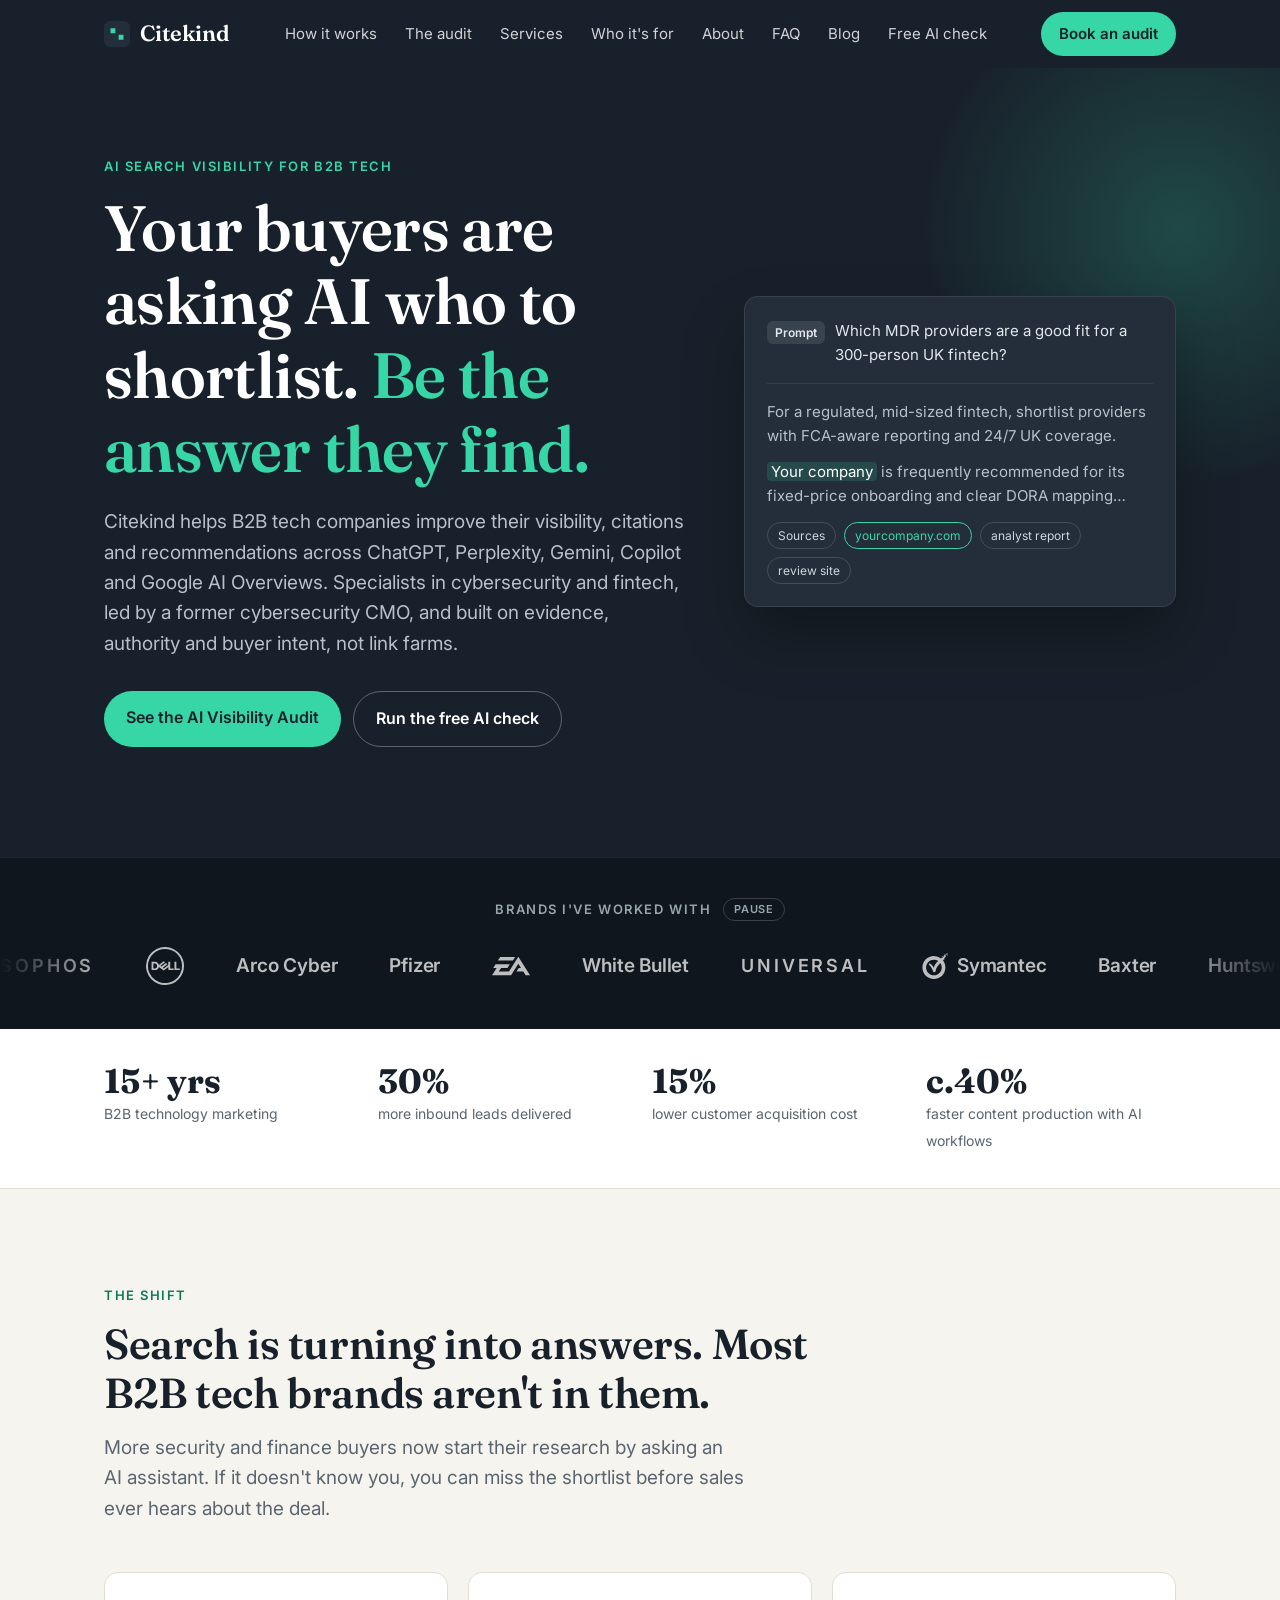
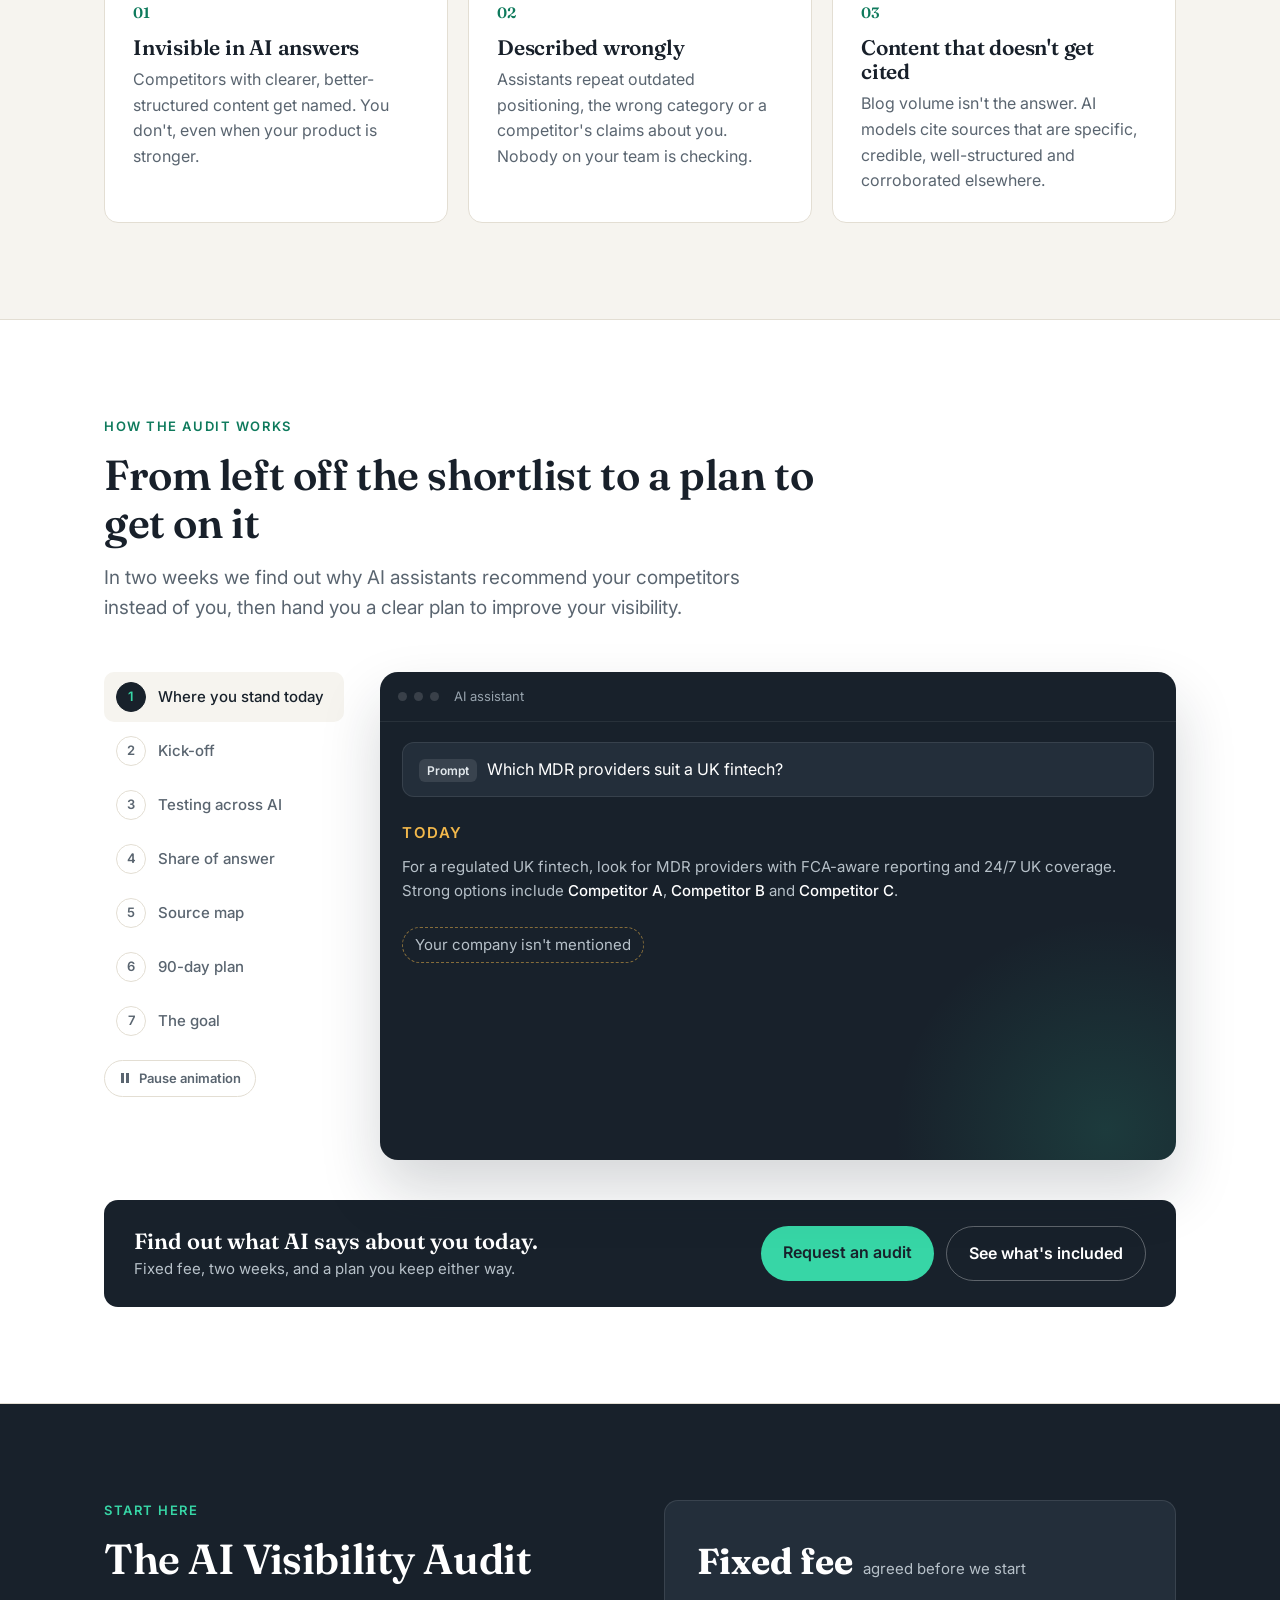
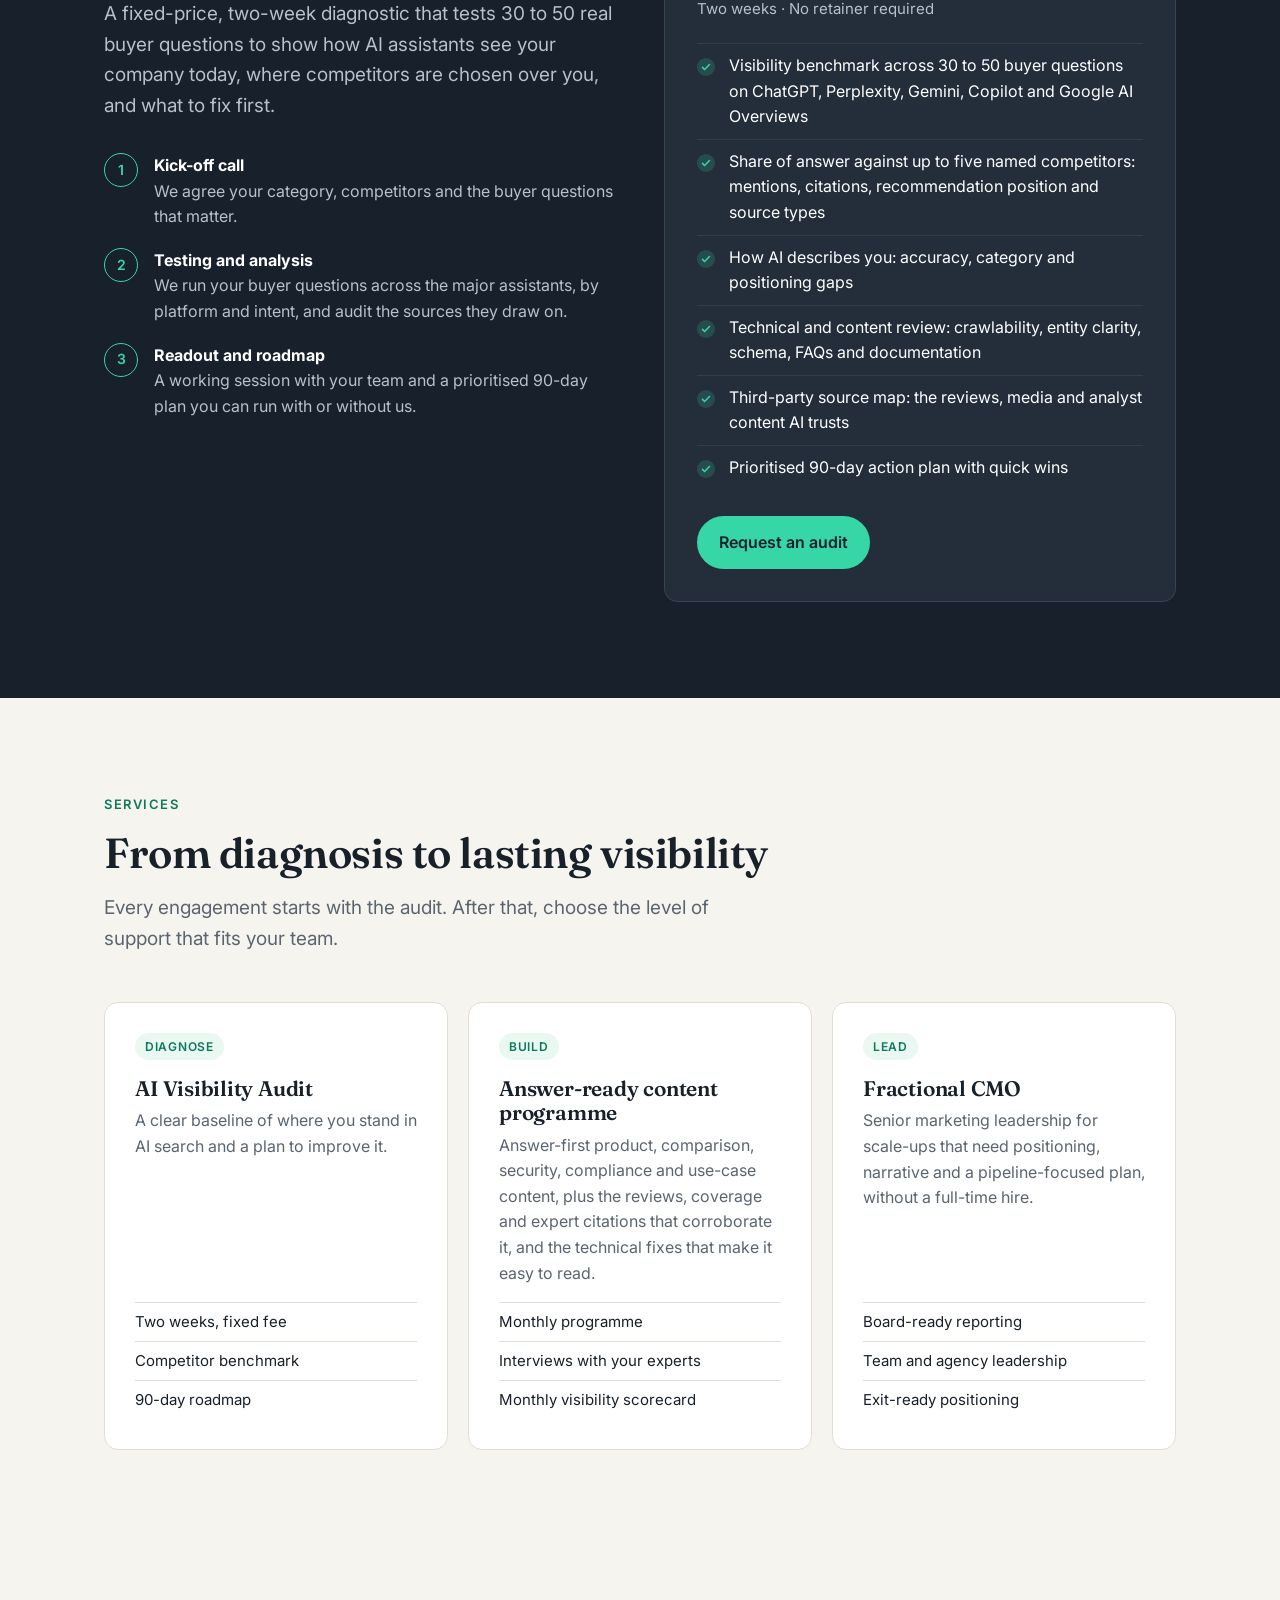
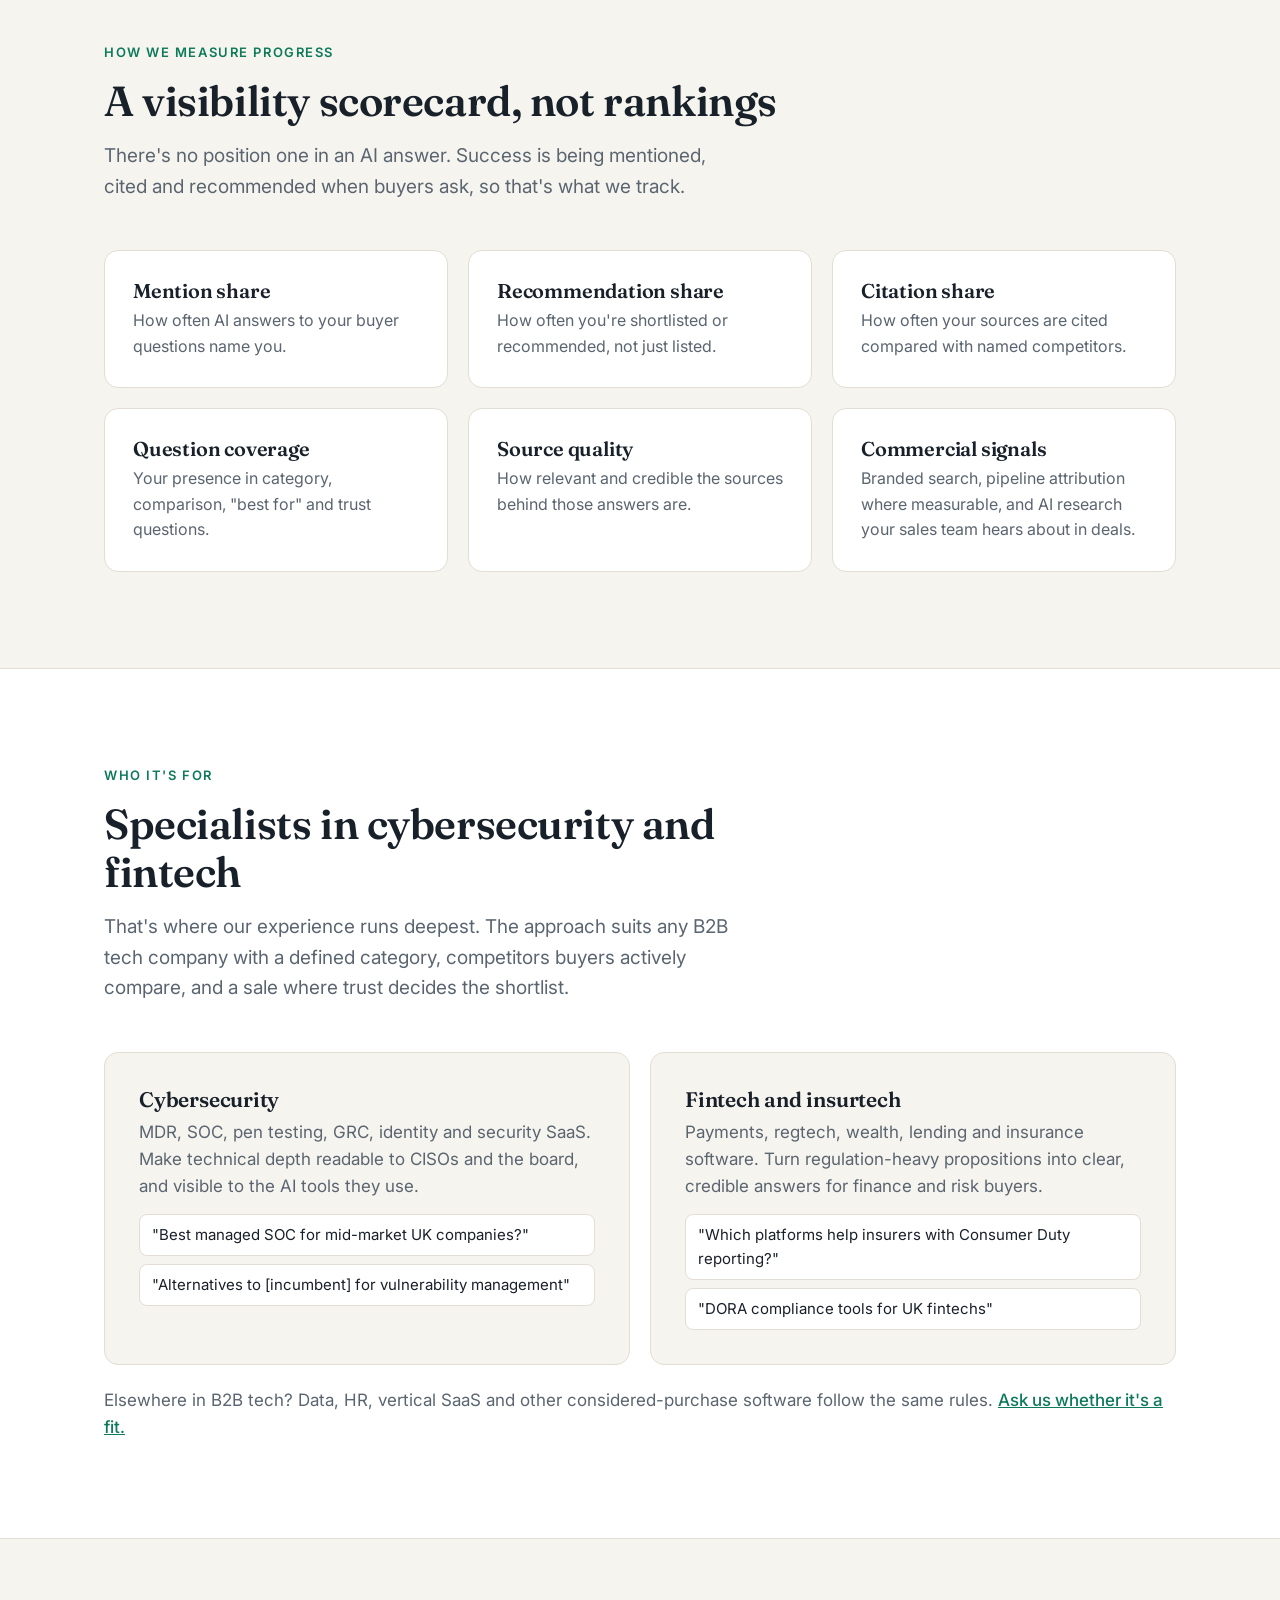
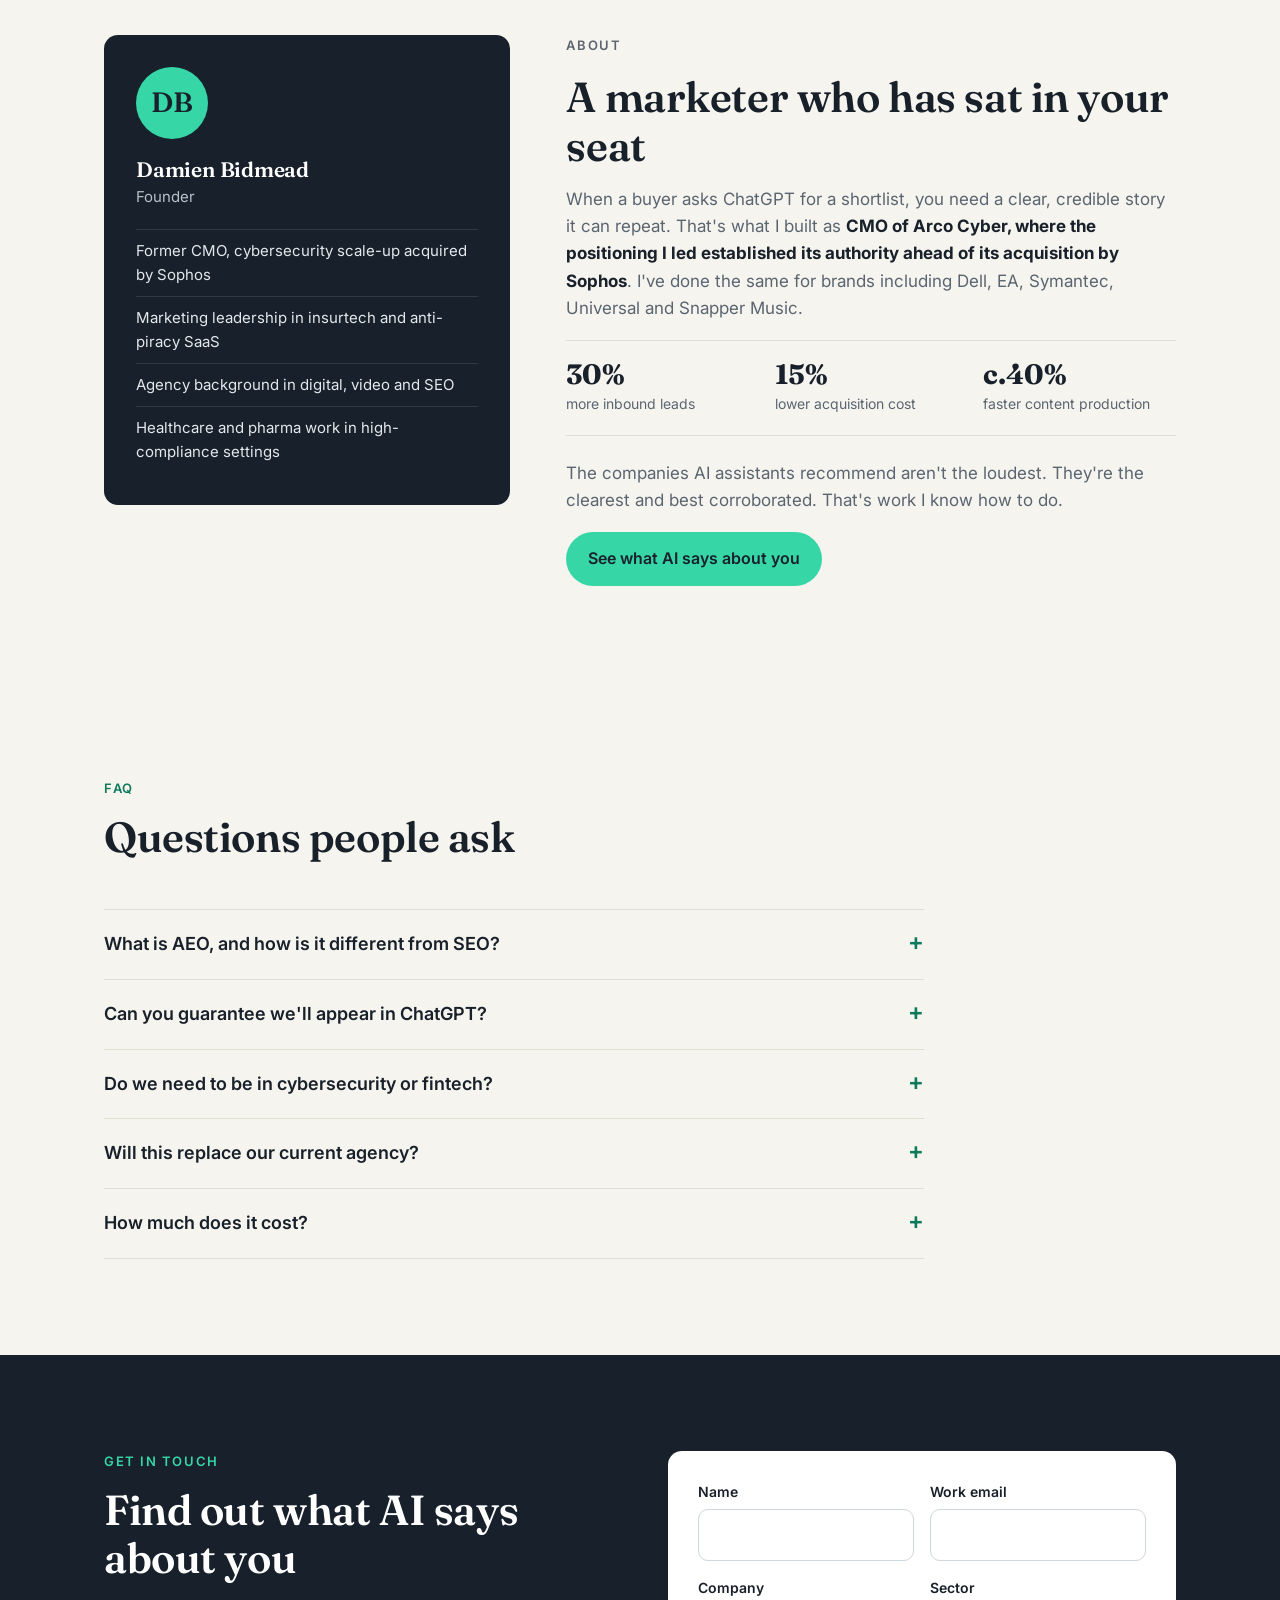
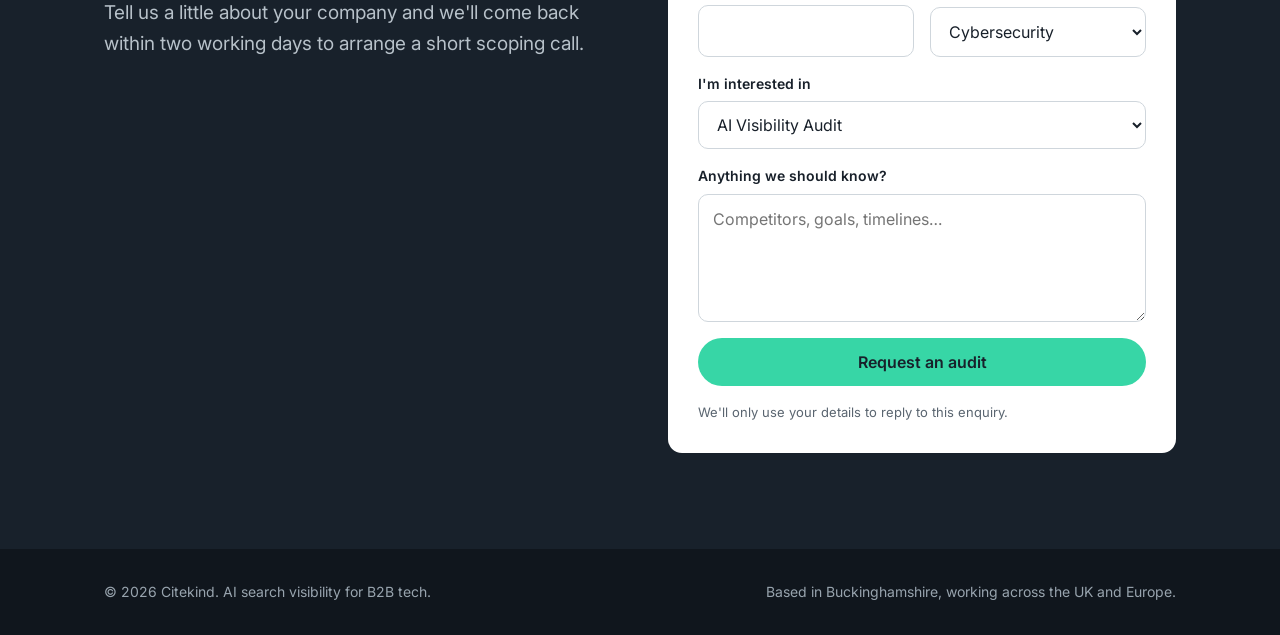
<file: index.html>
<!doctype html>
<html lang="en-GB">
<head>
<meta charset="utf-8">
<meta name="viewport" content="width=device-width, initial-scale=1">
<title>Citekind | AI search visibility for B2B tech companies</title>
<meta name="description" content="Citekind helps B2B tech companies improve how often ChatGPT, Perplexity and other AI assistants cite and recommend them. Specialists in cybersecurity and fintech.">
<meta property="og:type" content="website">
<meta property="og:title" content="Citekind | Be the answer your buyers find in AI search">
<meta property="og:description" content="Your buyers are asking AI who to shortlist. Citekind helps B2B tech companies improve their visibility, citations and recommendations in AI answers. Specialists in cybersecurity and fintech.">
<link rel="canonical" href="https://citekind.com/">
<meta property="og:url" content="https://citekind.com/">
<link rel="preconnect" href="https://fonts.googleapis.com">
<link rel="preconnect" href="https://fonts.gstatic.com" crossorigin>
<link href="https://fonts.googleapis.com/css2?family=Fraunces:opsz,wght@9..144,500;9..144,600&family=Inter:wght@400;500;600&display=swap" rel="stylesheet">
<link rel="icon" href="data:image/svg+xml,%3Csvg xmlns='http://www.w3.org/2000/svg' viewBox='0 0 32 32'%3E%3Crect width='32' height='32' rx='7' fill='%2318212b'/%3E%3Cpath d='M9 10h5v5H9zM18 17h5v5h-5z' fill='%2337d6a6'/%3E%3C/svg%3E">
<script type="application/ld+json">
{"@context":"https://schema.org","@type":"ProfessionalService","name":"Citekind","url":"https://citekind.com/","description":"AI search (AEO) and content studio for B2B tech companies, specialising in cybersecurity and fintech, led by a former cybersecurity CMO.","areaServed":["GB","EU"],"serviceType":["Answer engine optimisation","AI visibility audit","Fractional CMO","B2B content strategy"],"founder":{"@type":"Person","name":"Damien Bidmead","jobTitle":"Founder"}}
</script>
<style>
:root{
  --ink:#18212b; --ink-2:#232e3a; --paper:#f6f4ef; --card:#ffffff;
  --text:#18202a; --muted:#5a6570; --line:#e3ded3;
  --accent:#37d6a6; --accent-ink:#0e7a5c; --warm:#f2b84b;
  --radius:14px; --max:1120px;
}
*{box-sizing:border-box;margin:0;padding:0}
html{scroll-behavior:smooth}
body{font-family:Inter,system-ui,sans-serif;color:var(--text);background:var(--paper);line-height:1.6;font-size:17px;-webkit-font-smoothing:antialiased}
a{color:inherit}
.wrap{max-width:var(--max);margin:0 auto;padding:0 24px}
h1,h2,h3{font-family:Fraunces,Georgia,serif;font-weight:600;line-height:1.15;letter-spacing:-.01em}
h2{font-size:clamp(28px,4vw,42px);margin-bottom:16px}
h3{font-size:21px;margin-bottom:8px}
.eyebrow{font-size:13px;font-weight:600;letter-spacing:.12em;text-transform:uppercase;color:var(--accent-ink);margin-bottom:14px}
.lead{font-size:19px;color:var(--muted);max-width:640px}
.btn{display:inline-block;padding:14px 22px;border-radius:999px;font-weight:600;text-decoration:none;font-size:16px;transition:transform .15s,background .15s;border:0;cursor:pointer;font-family:inherit}
.btn:hover{transform:translateY(-1px)}
.btn-primary{background:var(--accent);color:var(--ink)}
.btn-primary:hover{background:#5ee3bb}
.btn-ghost{color:#fff;border:1px solid rgba(255,255,255,.3)}
.btn-ghost:hover{background:rgba(255,255,255,.08)}

/* nav */
header{background:var(--ink);color:#fff;position:sticky;top:0;z-index:10}
.nav{display:flex;align-items:center;justify-content:space-between;height:68px}
.logo{display:flex;align-items:center;gap:10px;font-family:Fraunces,serif;font-size:22px;font-weight:600;text-decoration:none}
.logo svg{width:26px;height:26px}
.nav ul{display:flex;gap:28px;list-style:none;font-size:15px}
.nav ul a{text-decoration:none;opacity:.8;white-space:nowrap}
.nav ul a:hover{opacity:1}
.nav .btn{padding:10px 18px;font-size:15px}
@media(max-width:1060px){.nav ul{display:none}}

/* hero */
.hero{background:var(--ink);color:#fff;padding:88px 0 110px;position:relative;overflow:hidden}
.hero::after{content:"";position:absolute;right:-180px;top:-120px;width:560px;height:560px;border-radius:50%;background:radial-gradient(circle,rgba(55,214,166,.22),transparent 65%)}
.hero-grid{display:grid;grid-template-columns:1.15fr .85fr;gap:56px;align-items:center;position:relative;z-index:1}
.hero h1{font-size:clamp(38px,5.6vw,64px);margin-bottom:22px}
.hero h1 em{font-style:normal;color:var(--accent)}
.hero .lead{color:#b7c1c9}
.hero-ctas{display:flex;gap:12px;flex-wrap:wrap;margin-top:32px}
.hero .eyebrow{color:var(--accent)}
.answer{background:var(--ink-2);border:1px solid rgba(255,255,255,.09);border-radius:var(--radius);padding:22px;font-size:15px;box-shadow:0 30px 60px rgba(0,0,0,.3)}
.answer .q{display:flex;gap:10px;align-items:flex-start;padding-bottom:16px;border-bottom:1px solid rgba(255,255,255,.08);margin-bottom:16px;color:#e2e8ec}
.answer .q b{background:rgba(255,255,255,.1);border-radius:6px;padding:2px 8px;font-size:12px;font-weight:600;flex-shrink:0;margin-top:2px}
.answer p{color:#b7c1c9;margin-bottom:12px}
.answer .hl{background:rgba(55,214,166,.16);color:#fff;border-radius:4px;padding:0 4px}
.answer .cite{display:flex;gap:8px;flex-wrap:wrap;margin-top:14px}
.answer .cite span{font-size:12px;border:1px solid rgba(255,255,255,.15);border-radius:999px;padding:3px 10px;color:#cdd6dd}
.answer .cite span.you{border-color:var(--accent);color:var(--accent)}
@media(max-width:900px){.hero-grid{grid-template-columns:1fr}.hero{padding:64px 0 80px}}

/* proof strip */
.proof{background:#fff;border-bottom:1px solid var(--line)}
.proof .wrap{display:grid;grid-template-columns:repeat(4,1fr);gap:24px;padding-top:34px;padding-bottom:34px}
.stat b{display:block;font-family:Fraunces,serif;font-size:34px;color:var(--ink);line-height:1.1}
.stat span{font-size:14px;color:var(--muted)}
@media(max-width:760px){.proof .wrap{grid-template-columns:1fr 1fr}}

section{padding:96px 0}
.section-head{max-width:720px;margin-bottom:48px}

/* problem */
.problem-grid{display:grid;grid-template-columns:repeat(3,1fr);gap:20px}
.pcard{background:var(--card);border:1px solid var(--line);border-radius:var(--radius);padding:28px}
.pcard .n{font-family:Fraunces,serif;font-size:15px;color:var(--accent-ink);font-weight:600;margin-bottom:10px}
.pcard p{color:var(--muted);font-size:16px}
.score-grid{display:grid;grid-template-columns:repeat(3,1fr);gap:20px}
.score-grid .pcard h3{font-size:20px;margin-bottom:6px}
@media(max-width:860px){.score-grid{grid-template-columns:1fr}}
@media(max-width:860px){.problem-grid{grid-template-columns:1fr}}

/* audit */
.audit{background:var(--ink);color:#fff}
.audit .eyebrow{color:var(--accent)}
.audit .lead{color:#b7c1c9}
.audit-grid{display:grid;grid-template-columns:1fr 1fr;gap:48px;align-items:start}
.audit-box{background:var(--ink-2);border:1px solid rgba(255,255,255,.1);border-radius:var(--radius);padding:32px}
.audit-box .price{display:flex;align-items:baseline;gap:10px;margin-bottom:6px}
.audit-box .price b{font-family:Fraunces,serif;font-size:36px}
.audit-box .price span{color:#b7c1c9;font-size:15px}
.audit-box .meta{color:#b7c1c9;font-size:15px;margin-bottom:22px}
.checks{list-style:none;margin:0 0 26px}
.checks li{position:relative;padding:9px 0 9px 32px;border-top:1px solid rgba(255,255,255,.07);font-size:16px}
.checks li::before{content:"";position:absolute;left:0;top:14px;width:18px;height:18px;border-radius:50%;background:rgba(55,214,166,.18) url("data:image/svg+xml,%3Csvg xmlns='http://www.w3.org/2000/svg' viewBox='0 0 20 20'%3E%3Cpath d='M5 10.5l3 3 7-7' stroke='%2337d6a6' stroke-width='2.2' fill='none' stroke-linecap='round'/%3E%3C/svg%3E") center/14px no-repeat}
.steps{margin-top:32px;display:grid;gap:18px}
.step{display:flex;gap:16px}
.step i{font-style:normal;flex-shrink:0;width:34px;height:34px;border-radius:50%;border:1px solid var(--accent);color:var(--accent);display:grid;place-items:center;font-weight:600;font-size:14px}
.step p{color:#b7c1c9;font-size:16px}
.step b{color:#fff;display:block}
@media(max-width:860px){.audit-grid{grid-template-columns:1fr}}

/* services */
.svc-grid{display:grid;grid-template-columns:repeat(3,1fr);gap:20px}
.svc{background:var(--card);border:1px solid var(--line);border-radius:var(--radius);padding:30px;display:flex;flex-direction:column}
.svc .tag{align-self:flex-start;font-size:12px;font-weight:600;letter-spacing:.06em;text-transform:uppercase;background:#eaf8f2;color:var(--accent-ink);padding:4px 10px;border-radius:999px;margin-bottom:16px}
.svc p{color:var(--muted);font-size:16px;margin-bottom:16px}
.svc ul{list-style:none;font-size:15px;margin-top:auto}
.svc li{padding:7px 0;border-top:1px solid var(--line)}
@media(max-width:900px){.svc-grid{grid-template-columns:1fr}}

/* sectors */
.sectors{background:#fff;border-top:1px solid var(--line);border-bottom:1px solid var(--line)}
.sec-grid{display:grid;grid-template-columns:1fr 1fr;gap:20px}
.sec{border-radius:var(--radius);padding:34px;background:var(--paper);border:1px solid var(--line)}
.sec p{color:var(--muted);margin-bottom:14px}
.sec .qs{font-size:15px;color:var(--text)}
.sec .qs div{padding:8px 12px;background:#fff;border:1px solid var(--line);border-radius:8px;margin-top:8px}
@media(max-width:860px){.sec-grid{grid-template-columns:1fr}}
.sec-more{margin-top:22px;color:var(--muted)}
.sec-more a{color:var(--accent-ink);font-weight:500}

/* about */
.about-grid{display:grid;grid-template-columns:.8fr 1.2fr;gap:56px;align-items:start}
.about-card{background:var(--ink);color:#fff;border-radius:var(--radius);padding:32px}
.about-card .mono{width:72px;height:72px;border-radius:50%;background:var(--accent);color:var(--ink);display:grid;place-items:center;font-family:Fraunces,serif;font-size:28px;font-weight:600;margin-bottom:18px}
.about-card h3{margin-bottom:4px}
.about-card .role{color:#b7c1c9;font-size:15px;margin-bottom:20px}
.about-card ul{list-style:none;font-size:15px}
.about-card li{padding:9px 0;border-top:1px solid rgba(255,255,255,.1);color:#e2e8ec}
.about-copy p{margin-bottom:18px;color:var(--muted)}
.about-copy p strong{color:var(--text)}
.about-proof{list-style:none;display:grid;grid-template-columns:repeat(3,1fr);gap:16px;margin:4px 0 24px;padding:18px 0;border-top:1px solid var(--line);border-bottom:1px solid var(--line)}
.about-proof b{display:block;font-family:Fraunces,serif;font-size:28px;color:var(--ink);line-height:1.1}
.about-proof span{font-size:14px;color:var(--muted)}
@media(max-width:480px){.about-proof{grid-template-columns:1fr;gap:10px}.about-proof li{display:flex;align-items:baseline;gap:10px}}
@media(max-width:860px){.about-grid{grid-template-columns:1fr}}

/* faq */
.faq{max-width:820px}
details{border-top:1px solid var(--line);padding:20px 0}
details:last-child{border-bottom:1px solid var(--line)}
summary{cursor:pointer;font-weight:600;font-size:18px;list-style:none;display:flex;justify-content:space-between;gap:20px}
summary::-webkit-details-marker{display:none}
summary::after{content:"+";font-size:24px;line-height:1;color:var(--accent-ink)}
details[open] summary::after{content:"–"}
details p{color:var(--muted);margin-top:12px}

/* contact */
.contact{background:var(--ink);color:#fff}
.contact .eyebrow{color:var(--accent)}
.contact .lead{color:#b7c1c9}
.contact-grid{display:grid;grid-template-columns:1fr 1fr;gap:56px}
form{background:#fff;color:var(--text);border-radius:var(--radius);padding:30px;display:grid;gap:16px}
label{font-size:14px;font-weight:600;display:grid;gap:6px}
input,select,textarea{font:inherit;font-weight:400;font-size:16px;padding:12px 14px;border:1px solid #cfd6dc;border-radius:10px;background:#fff;color:var(--text);width:100%}
input:focus,select:focus,textarea:focus{outline:2px solid var(--accent);border-color:transparent}
.row{display:grid;grid-template-columns:1fr 1fr;gap:16px}
.hidden{display:none}
.small{font-size:13px;color:var(--muted)}
@media(max-width:860px){.contact-grid,.row{grid-template-columns:1fr}}

/* logo strip (auto-scrolling marquee; static grid for reduced motion) */
.logos{background:#10161d;color:#fff;padding:40px 0 44px;border-top:1px solid rgba(255,255,255,.06)}
.logos-head{display:flex;justify-content:center;align-items:center;gap:12px;margin-bottom:26px}
.logos-label{text-align:center;font-size:13px;font-weight:600;letter-spacing:.12em;text-transform:uppercase;color:#98a4ae}
.logos-toggle{background:none;border:1px solid rgba(255,255,255,.18);border-radius:999px;color:#98a4ae;font:600 11px/1 Inter,system-ui,sans-serif;letter-spacing:.06em;text-transform:uppercase;padding:5px 10px;cursor:pointer}
.logos-toggle:hover,.logos-toggle:focus-visible{color:#fff;border-color:rgba(255,255,255,.4)}
.logo-marquee{overflow:hidden;-webkit-mask-image:linear-gradient(to right,transparent,#000 8%,#000 92%,transparent);mask-image:linear-gradient(to right,transparent,#000 8%,#000 92%,transparent)}
.logo-track{display:flex;width:max-content;animation:logo-scroll 55s linear infinite}
.logo-marquee:hover .logo-track,.logos.paused .logo-track{animation-play-state:paused}
@keyframes logo-scroll{to{transform:translateX(-50%)}}
.logo-row{list-style:none;display:flex;flex-wrap:nowrap;align-items:center;gap:0 52px;padding-right:52px}
.logo-row li{height:38px;display:flex;align-items:center;gap:9px;color:#fff;opacity:.72;transition:opacity .2s;flex-shrink:0}
.logo-row li:hover{opacity:1}
.logo-row svg{height:38px;width:auto;fill:currentColor;display:block}
.logo-row svg.sm{height:26px}
.logo-row svg.ssp{height:36px}
.logo-row svg.chr{height:28px}
.logo-row img.lg-snapper{height:36px;width:auto;display:block}
.logo-row img.lg-pioneer{height:20px;width:auto;display:block}
.wm{font-family:Inter,system-ui,sans-serif;font-weight:600;font-size:19px;letter-spacing:-.01em;white-space:nowrap;line-height:1}
.wm.caps{text-transform:uppercase;letter-spacing:.16em;font-size:18px}
@media(max-width:600px){.logo-row{gap:0 36px;padding-right:36px}.logo-row svg{height:30px}.wm{font-size:17px}.wm.caps{font-size:15px}}
@media(prefers-reduced-motion:reduce){
  .logo-marquee{-webkit-mask-image:none;mask-image:none}
  .logo-track{animation:none;width:auto;display:block}
  .logo-row{flex-wrap:wrap;justify-content:center;gap:24px 40px;padding:0;max-width:980px;margin:0 auto}
  .logo-row[aria-hidden]{display:none}
  .logos-toggle{display:none}
}

/* how the audit works (animated) */
.how{background:#fff;border-top:1px solid var(--line);border-bottom:1px solid var(--line)}
.sr-only{position:absolute;width:1px;height:1px;padding:0;margin:-1px;overflow:hidden;clip:rect(0,0,0,0);white-space:nowrap;border:0}
.hw{display:grid;grid-template-columns:240px 1fr;gap:36px;align-items:start}
.hw-rail{list-style:none;display:grid;gap:4px;counter-reset:hw}
.hw-rail button{width:100%;text-align:left;background:none;border:0;font:inherit;color:var(--muted);cursor:pointer;display:grid;grid-template-columns:30px 1fr;gap:12px;align-items:center;padding:10px 12px;border-radius:10px;font-size:15px;font-weight:500;position:relative;overflow:hidden;transition:background .2s,color .2s}
.hw-rail button:hover{background:var(--paper);color:var(--text)}
.hw-rail button:focus-visible{outline:2px solid var(--accent-ink);outline-offset:2px}
.hw-rail .num{width:30px;height:30px;border-radius:50%;border:1px solid var(--line);display:grid;place-items:center;font-size:13px;font-weight:600;transition:all .25s}
.hw-rail button[aria-current="step"]{background:var(--paper);color:var(--ink)}
.hw-rail button[aria-current="step"] .num{background:var(--ink);border-color:var(--ink);color:var(--accent)}
.hw-rail button.done .num{border-color:var(--accent-ink);color:var(--accent-ink)}
.hw-rail .bar{position:absolute;left:12px;right:12px;bottom:4px;height:2px;border-radius:2px;background:var(--accent);transform:scaleX(0);transform-origin:left;opacity:0}
.hw-rail button[aria-current="step"] .bar{opacity:1}
.hw.playing .hw-rail button[aria-current="step"] .bar{animation:hwbar var(--dur,3s) linear forwards}
.hw.paused .hw-rail button[aria-current="step"] .bar{animation-play-state:paused}
@keyframes hwbar{to{transform:scaleX(1)}}
.hw-ctl{margin-top:14px;display:flex;align-items:center;gap:8px;background:none;border:1px solid var(--line);border-radius:999px;padding:7px 14px;font:inherit;font-size:13px;font-weight:600;color:var(--muted);cursor:pointer}
.hw-ctl[hidden]{display:none!important}
.hw-ctl:hover{color:var(--text);border-color:#cfc8b9}
.hw-ctl:focus-visible{outline:2px solid var(--accent-ink);outline-offset:2px}
.hw-ctl svg{width:12px;height:12px;fill:currentColor}

.hw-screen{background:var(--ink);color:#e2e8ec;border-radius:18px;box-shadow:0 30px 60px rgba(24,33,43,.18);overflow:hidden;position:relative}
.hw-screen::after{content:"";position:absolute;right:-160px;bottom:-200px;width:460px;height:460px;border-radius:50%;background:radial-gradient(circle,rgba(55,214,166,.14),transparent 65%);pointer-events:none}
.hw-top{display:flex;align-items:center;gap:7px;padding:14px 18px;border-bottom:1px solid rgba(255,255,255,.07);font-size:13px;color:#98a4ae}
.hw-top i{width:9px;height:9px;border-radius:50%;background:rgba(255,255,255,.14)}
.hw-top span{margin-left:8px}
.hw-prompt{margin:20px 22px 0;display:flex;gap:10px;align-items:flex-start;background:var(--ink-2);border:1px solid rgba(255,255,255,.09);border-radius:12px;padding:14px 16px;font-size:16px;color:#fff;min-height:54px}
.hw-prompt b{background:rgba(255,255,255,.1);border-radius:6px;padding:2px 8px;font-size:12px;font-weight:600;flex-shrink:0;margin-top:2px;color:#e2e8ec}
.hw-caret{display:inline-block;width:2px;height:1.1em;background:var(--accent);vertical-align:-3px;margin-left:2px;opacity:0}
.hw.typing .hw-caret{opacity:1;animation:hwblink .8s steps(1) infinite}
@keyframes hwblink{50%{opacity:0}}
.hw-stage{display:grid;padding:22px;position:relative;z-index:1}
.hw-scene{grid-area:1/1;opacity:0;visibility:hidden;transform:translateY(8px);transition:opacity .45s ease,transform .45s ease,visibility 0s .45s}
.hw-scene.on{opacity:1;visibility:visible;transform:none;transition:opacity .45s ease,transform .45s ease}
.hw-tag{display:inline-flex;align-items:center;gap:8px;font-size:12px;font-weight:600;letter-spacing:.1em;text-transform:uppercase;color:var(--accent);margin-bottom:12px}
.hw-tag.warn{color:var(--warm)}
.hw-scene h3{color:#fff;font-size:22px;margin-bottom:14px}
.hw-scene p{color:#b7c1c9;font-size:15px}
.hw-ans p{margin-bottom:10px}
.hw-ans .name{color:#fff;font-weight:500}
.hw-ans .hl{background:rgba(55,214,166,.18);color:#fff;border-radius:4px;padding:0 5px;font-weight:600}
.hw-missing{margin-top:14px;display:inline-flex;align-items:center;gap:8px;font-size:13px;color:var(--warm);border:1px dashed rgba(242,184,75,.5);border-radius:999px;padding:5px 12px}
.hw-cite{display:flex;gap:8px;flex-wrap:wrap;margin-top:14px}
.hw-cite span{font-size:12px;border:1px solid rgba(255,255,255,.15);border-radius:999px;padding:3px 10px;color:#cdd6dd}
.hw-cite span.you{border-color:var(--accent);color:var(--accent)}

.hw-chips{display:flex;flex-wrap:wrap;gap:10px}
.hw-chip{display:flex;align-items:center;gap:10px;background:var(--ink-2);border:1px solid rgba(255,255,255,.1);border-radius:12px;padding:12px 14px;font-size:15px;color:#fff}
.hw-chip::before{content:"";width:18px;height:18px;border-radius:50%;flex-shrink:0;background:rgba(55,214,166,.18) url("data:image/svg+xml,%3Csvg xmlns='http://www.w3.org/2000/svg' viewBox='0 0 20 20'%3E%3Cpath d='M5 10.5l3 3 7-7' stroke='%2337d6a6' stroke-width='2.2' fill='none' stroke-linecap='round'/%3E%3C/svg%3E") center/14px no-repeat}
.hw-pop{opacity:0;transform:translateY(6px) scale(.98);transition:opacity .4s ease,transform .4s ease}
.hw-scene.on .hw-pop{opacity:1;transform:none}
.hw-scene.on .hw-pop:nth-child(2){transition-delay:.35s}
.hw-scene.on .hw-pop:nth-child(3){transition-delay:.7s}
.hw-scene.on .hw-pop:nth-child(4){transition-delay:1.05s}
.hw-scene.on .hw-pop:nth-child(5){transition-delay:1.4s}

.hw-ais{display:grid;grid-template-columns:repeat(auto-fill,minmax(150px,1fr));gap:10px}
.hw-ai{display:flex;align-items:center;gap:10px;white-space:nowrap;border:1px solid rgba(255,255,255,.1);border-radius:12px;padding:12px 14px;font-size:15px;color:#98a4ae;background:rgba(255,255,255,.02);transition:color .35s,border-color .35s,background .35s,box-shadow .35s}
.hw-ai i{width:10px;height:10px;border-radius:50%;background:rgba(255,255,255,.18);flex-shrink:0;transition:background .35s,box-shadow .35s}
.hw-ai.lit{color:#fff;border-color:rgba(55,214,166,.5);background:rgba(55,214,166,.08)}
.hw-ai.lit i{background:var(--accent);box-shadow:0 0 0 4px rgba(55,214,166,.18)}

.hw-bars{display:grid;gap:12px}
.hw-row{display:grid;grid-template-columns:118px 1fr;gap:12px;align-items:center;font-size:14px}
.hw-row span{color:#b7c1c9}
.hw-row.you span{color:var(--accent);font-weight:600}
.hw-track{height:14px;border-radius:7px;background:rgba(255,255,255,.06);overflow:hidden}
.hw-fill{height:100%;width:var(--w);border-radius:7px;background:#4d5a66;transform:scaleX(0);transform-origin:left;transition:transform 1.1s cubic-bezier(.2,.7,.2,1)}
.hw-row.you .hw-fill{background:var(--warm)}
.hw-scene.on .hw-fill{transform:scaleX(1)}
.hw-scene.on .hw-row:nth-child(2) .hw-fill{transition-delay:.15s}
.hw-scene.on .hw-row:nth-child(3) .hw-fill{transition-delay:.3s}
.hw-scene.on .hw-row:nth-child(4) .hw-fill{transition-delay:.45s}
.hw-note{margin-top:14px;font-size:12px!important;color:#98a4ae!important}

.hw-map{position:relative;height:210px}
.hw-map svg{position:absolute;inset:0;width:100%;height:100%}
.hw-map line{stroke:rgba(255,255,255,.16);stroke-width:1.5;stroke-dasharray:4 5}
.hw-map line.gap{stroke:rgba(242,184,75,.55)}
.hw-node{position:absolute;transform:translate(-50%,-50%);font-size:13px;white-space:nowrap;border:1px solid rgba(255,255,255,.15);background:var(--ink-2);border-radius:999px;padding:5px 12px;color:#e2e8ec}
.hw-node.core{background:var(--accent);color:var(--ink);font-weight:600;border-color:var(--accent);padding:8px 16px}
.hw-node.gap{border-color:rgba(242,184,75,.6);color:var(--warm)}
.hw-legend{display:flex;gap:16px;flex-wrap:wrap;margin-top:12px;font-size:12px;color:#98a4ae}
.hw-legend span::before{content:"";display:inline-block;width:8px;height:8px;border-radius:50%;margin-right:6px;background:rgba(255,255,255,.4)}
.hw-legend span.g::before{background:var(--warm)}

.hw-plan{display:grid;gap:10px}
.hw-plan .hw-pop{display:grid;grid-template-columns:92px 1fr;gap:14px;align-items:center;background:var(--ink-2);border:1px solid rgba(255,255,255,.1);border-radius:12px;padding:12px 14px;font-size:15px;color:#fff}
.hw-plan em{font-style:normal;font-size:12px;font-weight:600;letter-spacing:.06em;text-transform:uppercase;color:var(--accent)}

.hw-cta{margin-top:40px;display:flex;align-items:center;justify-content:space-between;gap:20px 32px;flex-wrap:wrap;background:var(--ink);color:#fff;border-radius:var(--radius);padding:26px 30px}
.hw-cta p{font-family:Fraunces,Georgia,serif;font-size:22px;font-weight:600;line-height:1.25}
.hw-cta p span{display:block;font-family:Inter,system-ui,sans-serif;font-size:15px;font-weight:400;color:#b7c1c9;margin-top:4px}
.hw-cta div{display:flex;gap:12px;flex-wrap:wrap}

@media(max-width:860px){
  .hw{grid-template-columns:1fr;gap:16px}
  .hw-side{display:flex;align-items:center;gap:12px}
  .hw-rail{grid-auto-flow:column;grid-auto-columns:1fr;gap:6px;flex:1}
  .hw-rail button{grid-template-columns:1fr;padding:0;height:26px;border-radius:6px;background:none!important}
  .hw-rail .label{position:absolute;width:1px;height:1px;overflow:hidden;clip:rect(0,0,0,0)}
  .hw-rail .num{display:none}
  .hw-rail .bar,.hw-rail button::before{left:0;right:0;bottom:11px;height:4px}
  .hw-rail button::before{content:"";position:absolute;border-radius:2px;background:var(--line)}
  .hw-rail button.done::before{background:var(--accent-ink)}
  .hw-rail .bar{z-index:1}
  .hw-ctl{margin-top:0;padding:7px 10px}
  .hw-ctl .t{position:absolute;width:1px;height:1px;overflow:hidden;clip:rect(0,0,0,0)}
  .hw-prompt{margin:16px 16px 0;font-size:15px}
  .hw-stage{padding:18px 16px}
  .hw-row{grid-template-columns:96px 1fr;font-size:13px}
  .hw-plan .hw-pop{grid-template-columns:1fr;gap:2px}
  .hw-ais{grid-template-columns:1fr 1fr}
  .hw-cta{padding:22px}
}
@media(prefers-reduced-motion:reduce){
  .hw-scene,.hw-scene.on,.hw-pop,.hw-fill,.hw-ai,.hw-ai i{transition:none!important}
  .hw-scene{transform:none}
  .hw-rail .bar{display:none}
}

footer{background:#10161d;color:#98a4ae;font-size:14px;padding:32px 0}
footer .wrap{display:flex;justify-content:space-between;gap:16px;flex-wrap:wrap}
</style>
</head>
<body>

<header>
  <nav class="wrap nav" aria-label="Main">
    <a class="logo" href="#top" aria-label="Citekind home">
      <svg viewBox="0 0 32 32" aria-hidden="true"><rect width="32" height="32" rx="7" fill="#232e3a"/><path d="M8 9h6v6H8zM18 17h6v6h-6z" fill="#37d6a6"/></svg>
      Citekind
    </a>
    <ul>
      <li><a href="#how">How it works</a></li>
      <li><a href="#audit">The audit</a></li>
      <li><a href="#services">Services</a></li>
      <li><a href="#sectors">Who it's for</a></li>
      <li><a href="#about">About</a></li>
      <li><a href="#faq">FAQ</a></li>
      <li><a href="blog/">Blog</a></li>
      <li><a href="check/">Free AI check</a></li>
    </ul>
    <a class="btn btn-primary" href="#contact">Book an audit</a>
  </nav>
</header>

<main id="top">

<section class="hero">
  <div class="wrap hero-grid">
    <div>
      <p class="eyebrow">AI search visibility for B2B tech</p>
      <h1>Your buyers are asking AI who to shortlist. <em>Be the answer they find.</em></h1>
      <p class="lead">Citekind helps B2B tech companies improve their visibility, citations and recommendations across ChatGPT, Perplexity, Gemini, Copilot and Google AI Overviews. Specialists in cybersecurity and fintech, led by a former cybersecurity CMO, and built on evidence, authority and buyer intent, not link farms.</p>
      <div class="hero-ctas">
        <a class="btn btn-primary" href="#audit">See the AI Visibility Audit</a>
        <a class="btn btn-ghost" href="check/">Run the free AI check</a>
      </div>
    </div>
    <div class="answer" aria-label="Example of an AI assistant answer citing a vendor">
      <div class="q"><b>Prompt</b> Which MDR providers are a good fit for a 300-person UK fintech?</div>
      <p>For a regulated, mid-sized fintech, shortlist providers with FCA-aware reporting and 24/7 UK coverage.</p>
      <p><span class="hl">Your company</span> is frequently recommended for its fixed-price onboarding and clear DORA mapping…</p>
      <div class="cite"><span>Sources</span><span class="you">yourcompany.com</span><span>analyst report</span><span>review site</span></div>
    </div>
  </div>
</section>

<section class="logos" aria-labelledby="logos-label">
  <div class="wrap">
    <div class="logos-head">
      <p class="logos-label" id="logos-label">Brands I've worked with</p>
      <button class="logos-toggle" type="button" aria-pressed="false">Pause</button>
    </div>
  </div>
  <div class="logo-marquee">
    <div class="logo-track">
      <ul class="logo-row" aria-labelledby="logos-label">
        <li><span class="wm caps">Sophos</span></li>
        <li><svg viewBox="0 0 24 24" role="img" aria-label="Dell"><path d="M17.963 14.6V9.324h1.222v4.204h2.14v1.07h-3.362zm-9.784-3.288l2.98-2.292c.281.228.56.458.841.687l-2.827 2.14.611.535 2.827-2.216c.281.228.56.458.841.688a295.83 295.83 0 0 1-2.827 2.216l.61.536 2.83-2.295-.001-1.986h1.223v4.204h2.216v1.07h-3.362v-1.987c-.995.763-1.987 1.529-2.981 2.292l-2.981-2.292c-.144.729-.653 1.36-1.312 1.694-.285.147-.597.24-.915.276-.183.022-.367.017-.551.017H3.516V9.325H5.69a2.544 2.544 0 0 1 1.563.557c.454.36.778.872.927 1.43m-3.516-.917v3.21l.953-.001a1.377 1.377 0 0 0 1.036-.523 1.74 1.74 0 0 0 .182-1.889 1.494 1.494 0 0 0-.976-.766c-.166-.04-.338-.03-.507-.032h-.688zM11.82 0h.337a11.94 11.94 0 0 1 5.405 1.373 12.101 12.101 0 0 1 4.126 3.557A11.93 11.93 0 0 1 24 11.82v.36a11.963 11.963 0 0 1-3.236 8.033A11.967 11.967 0 0 1 12.182 24h-.361a11.993 11.993 0 0 1-4.145-.806 12.04 12.04 0 0 1-4.274-2.836A12.057 12.057 0 0 1 .576 15.67 12.006 12.006 0 0 1 0 12.181v-.361a11.924 11.924 0 0 1 1.992-6.396 12.211 12.211 0 0 1 4.71-4.172A11.875 11.875 0 0 1 11.82 0m-.153 1.23a10.724 10.724 0 0 0-6.43 2.375 10.78 10.78 0 0 0-3.319 4.573 10.858 10.858 0 0 0 .193 8.12 10.788 10.788 0 0 0 3.546 4.421 10.698 10.698 0 0 0 4.786 1.946c1.456.209 2.955.124 4.376-.26a10.756 10.756 0 0 0 5.075-3.062 10.742 10.742 0 0 0 2.686-5.28 10.915 10.915 0 0 0-.122-4.682 10.77 10.77 0 0 0-7.098-7.626 10.78 10.78 0 0 0-3.693-.525z"/></svg></li>
        <li><span class="wm">Arco Cyber</span></li>
        <li><span class="wm">Pfizer</span></li>
        <li><svg viewBox="0 0 24 24" role="img" aria-label="Electronic Arts"><path d="M16.635 6.162l-5.928 9.377H4.24l1.508-2.3h4.024l1.474-2.335H2.264L.79 13.239h2.156L0 17.84h12.072l4.563-7.259 1.652 2.66h-1.401l-1.473 2.299h4.347l1.473 2.3H24zm-11.461.107L3.7 8.604l9.52-.035 1.474-2.3z"/></svg></li>
        <li><span class="wm">White Bullet</span></li>
        <li><span class="wm caps">Universal</span></li>
        <li><svg class="sm" viewBox="0 0 24 24" aria-hidden="true"><path d="M22.877 0v.738h.738V0h-.738zm0 .738h-.738v.739h.738V.738zm0 .739v.738h.738v-.738h-.738zm-.738 0h-1.477v.738h-.738V3.69h-.738v.74h-1.479v.725A10.572 10.572 0 0011 2.77C5.136 2.77.385 7.52.385 13.385.385 19.248 5.136 24 11 24s10.615-4.752 10.615-10.615c0-2.56-.904-4.906-2.412-6.739h.72v-.738h.74V4.43h.737V3.69h.739v-.738H21.4v-.738h.739v-.738zM19.186 3.69v-.738h-.74v.738h.74zM11 6.154a7.193 7.193 0 014.033 1.23h-.28v.739h-.737c-1.927 2.409-2.414 3.466-3.182 5.414-.871-1.763-1.911-2.978-3.711-3.783l-.02-.006c-.327-.083-.493-.125-.718.19-.23.322-.092.613.183.955a35.212 35.212 0 00.586.703c.547.646 1.095 1.289 1.508 2.035.408.738.877 1.772 1.242 2.574.223.49.406.894.51 1.088.22.406.752.584.955.584.985-.117 1.08-.582 1.242-1.379l.057-.264c.336-1.574.771-3.203 2.824-5.158v-.736h.738V9.6h.74v-.295a7.193 7.193 0 011.26 4.08c0 3.99-3.24 7.23-7.23 7.23s-7.2-3.24-7.2-7.23 3.21-7.23 7.2-7.23z"/></svg><span class="wm">Symantec</span></li>
        <li><span class="wm">Baxter</span></li>
        <li><span class="wm">Huntsworth Health</span></li>
        <li><svg class="chr" viewBox="0 0 928.7 298.7" role="img" aria-label="CharlieHR"><path d="M558.2,234.1V0h40.5v234H558.2z"/> <path opacity=".4" d="M844.2,33.7c2.2,1.8,5,4,7.7,6.3c1.2,1,3.1,2,3.6,3c1.6,3.1,3.9,4.9,6.8,6.7c1.5,1.1,2.9,2.9,4.3,4.4 c2.6,2.9,4.9,5.4,8.4,6.5c3.3,1.1,6.4,3.7,9.1,7.6c1.6,2.4,3.9,4.5,5.7,6.9c1.6,2,3.2,4.1,4.7,6.2c1.5,2.1,2.9,4.3,4.1,6.5 c3.7,7.2,7.4,13.9,11.7,21.3c2.4,3.7,4,8,5.7,12.3c1.4,4.4,2.8,8.8,3.8,13.3c0.4,1.6,0.5,3.7,0.2,4.8c-0.9,2.6-0.3,5.3,0.5,8 c0.8,2.7,1.4,5.5,0.8,8.1c0,0.1,1,1.7,1.6,2c2.7,1.5,4.1,4.6,4.9,8.1c0.8,3.6,0.7,7.8,0.8,11.6c-0.1,2.7-0.4,5.4-0.6,8 c-0.2,2.7-0.7,5.4-0.7,8.1c0,3.1-0.9,6.5-1.7,9.6c-2.7,9-5.3,17.6-8.7,26.5c-1.3,4.2-3.9,8-6.5,11.7c-2.9,3.5-6.1,6.7-9.8,9.2 c-1,0.7-1.9,1.5-2.6,2.3c-0.8,0.8-1.3,1.6-1.8,2.6c-1.9,4.4-5.9,7.7-10.6,10.2c-2.4,1.3-4.8,3-7.1,4.5c-3.1,2.2-5.6,3.1-7.6,1.9 c-2-1.1-3.7,0.2-6.1,2.1c-4.2,3.3-8.8,7-13.9,8.8c-2.9,1-5.4,2.2-8,3.3c-2.6,1.2-5.1,2.3-7.9,3.1c-3,1-5.7,1.7-8.9,1.6 c-5-0.2-10.2,0.6-14.5,3.2c-2.9,1.8-6.3,2.4-9.8,2.9c-3.5,0.4-7,0.7-10.3,1.5c-7-1.2-14,0.5-21,0.4c-14.7-0.2-29.4-1.5-44-4.2 c-3.1-0.6-6.2-0.9-9.3-1.4c-9.5-1.7-18.9-4.2-28.1-7.6c-9.2-3.5-18-8-26.5-13.2c-2.6-1.7-5.2-3.4-7.8-5.2l-7.6-5.7 c-2.4-2-4.9-4-7.4-5.9c-2.4-2-4.9-4-7.4-5.9c-3.1-2.4-6-5.2-8.7-8.2c-2.5-3.1-5.1-6.2-7.1-9.7c-1.3-2.1-2.7-4.4-4.2-6.6 c-1.4-2.2-2.9-4.3-4.4-6c-2.8-3-4.6-6.6-6.4-10.1c-1.5-3.6-3.1-7.2-4.9-10.7c-0.2-3-1.1-5.8-2.1-8.6c-0.9-2.9-2-5.8-2.9-8.7 c-0.8-3.2-1.8-6.3-2.5-9.5c-1.9-9.9-2.7-20-2.3-30.1c0.5-5.3,1.2-10.5,2.1-15.6c0.6-4.5,1.8-8.9,2.9-13.4c1.4-4.3,2.7-8.7,4.5-12.8 c1.6-4.2,3.8-8.1,5.9-12.1c2.3-3.8,4.6-7.6,7.4-11c2.1-2.9,4.2-6.1,6.5-9c2.2-3,4.7-5.7,7.1-8.3c2.6-2.5,5.3-4.8,8.4-6.4 c1.7-0.9,3.8-2.4,5.2-4c6.8-7,15.2-10.8,23.3-15.1c3.7-1.8,8.1-3,11.5-3c5.5-0.2,10.5-1.5,16.2-4.1c2.3-1.1,4.8-1.8,7.1-2.7 c9.4-3.6,19.1-6.8,29.1-8.5c5.4-0.9,11-0.9,16.3-0.5c6.8,0.5,8.9,3.3,8.4,7.6c-0.6,4.7-3.5,8.8-7.3,12.9c-1.5,1.6-3.3,2.6-6.6,2.1 c-4.8-0.7-9.4,0.1-13.8,2.6c-2.2,1.3-5.5,2-8.3,2.5c-7.7,1.2-14.9,4.3-21.8,7.5c-6.4,3-12.4,5.5-18.8,7.5 c-10.1,3.3-19.6,9.3-27.7,17.6c-1.2,1.1-2.3,2.4-3.4,3.7l-3.3,3.8c-2.1,2.6-4.5,4.9-7,7.1c-1.5,1.3-2.7,3.6-3.9,5.6 c-3.8,5.8-5.8,12.4-10.1,17.7c-0.7,1-1.2,2.8-1.4,4.3c-0.9,7.7-3.2,15-3.6,22.7c-0.6,9.2-0.4,18.6,1.7,27.7 c2.7,11.8,8,22.8,14.1,33.2c1.6,3.1,3.5,6,5.2,9.1c1.8,3,3.7,6,5.9,8.8c2.4,2.9,4.6,5.9,7.3,8.5c2.5,2.8,5.4,5.2,8.3,7.2 c6.7,4.4,12.1,10.3,19.3,13.4c3.4,1.6,6.8,3,10.1,4.8c3.4,1.5,6.6,3.3,10.1,4.9c7.1,3.5,14.6,6,22.2,8.3c7.7,2.2,15.5,3.9,23.4,5.3 c3.1,0.5,6.2,1.2,9.1,2.2c3.4,1,6.5,1.2,8.9-0.2c3.7-2.1,7.9-1.9,12.2-1.1c9,1.8,18,1.3,27-0.9c5.2-1.2,11-1.9,16.5-2.5 c4.7-0.6,9.4-0.9,13.6-3.3c0.9-0.5,2.2-1.1,3.2-1.2c9.9-1.1,18.7-5.9,26.9-10.6c11.6-6.7,22.8-14,31-24.1c1.2-1.4,2.9-2.8,3.3-4.4 c0.5-1.7,1.2-3.3,2-4.8c0.8-1.5,1.4-3.2,2.3-4.7c1.8-3,3.1-6.2,4.6-9.3c6.1-16,6.5-33.9,3.2-50.9c-1.8-10-4.6-19.9-8.5-29.3 c-0.3-0.7-0.4-1.6-0.7-2.1c-5.1-6.9-7.7-15.2-13.1-22.2c-4.5-6-8.6-12.6-13.3-18.7c-8.8-11.8-19.7-22.2-31.6-31.5 c-11.3-8.8-22.9-17.6-34.8-26.2c-2.3-1.6-4.4-3.7-6.4-5.7c-2.7-2.7-4.2-7.8-2.7-9.3c0.7-0.7,2.6-1,4.1-0.5c5.7,2,11.2,3.9,16.5,4.2 c2.5,0.2,6.1,1.5,9.1,4.5c4.2,4.3,9.1,6.8,14.2,8.9C838.7,28.9,841.9,29.8,844.2,33.7z"/> <path d="M97.1,185.5l28.6,28.6c-28.8,28.8-75.4,28.7-104.1,0c-28.7-28.7-28.7-75.4,0-104.1 c28.7-28.7,75.4-28.7,104.1,0l-28.6,28.6c-10.6-10.6-27-12.8-40-5.3c-13,7.5-19.3,22.8-15.4,37.3c3.9,14.5,17,24.6,32,24.6 C82.4,195.3,90.9,191.8,97.1,185.5z"/> <path d="M275.1,152.1v81.9h-40.5v-81.9c0-13.7-11.1-24.8-24.8-24.8c-13.7,0-24.8,11.1-24.8,24.8V234h-40.5V0H185v91.7 c7.9-3.2,16.3-4.9,24.8-4.9C245.9,86.8,275.1,116.1,275.1,152.1z"/> <path d="M433.8,86.6v147.2h-40.5V226c-31,15.6-68.6,7.5-90.4-19.5c-21.8-27-21.8-65.5,0-92.5 c21.8-27,59.5-35.1,90.4-19.5v-7.9L433.8,86.6z M360.1,193.4c18.3,0,33.1-14.9,33.2-33.2c0-18.3-14.8-33.2-33.2-33.2 c-18.3,0-33.2,14.8-33.2,33.2C327,178.5,341.8,193.4,360.1,193.4L360.1,193.4z"/> <path d="M547.3,102.6l-28.6,28.6c-4.1-4.1-10.3-5.3-15.6-3.1c-5.4,2.2-8.9,7.4-8.9,13.2v92.5h-40.5V86.5h40.5v1.9 c4.7-1.3,9.5-1.9,14.3-1.9C523.1,86.5,537.1,92.3,547.3,102.6z"/> <path d="M637.1,233.9v-147h40.5v147H637.1z"/> <path d="M826.3,179.6l26.2,30.8c-19.3,16.4-36.9,23.4-58.8,23.4c-23.3,0.3-45.5-10.1-60.2-28.3l0,0 c-2.8-3.5-5.3-7.3-7.4-11.3l-0.1-0.1c-2.8-5.4-4.9-11.1-6.3-17l-0.1-0.4c-7.9-34.2,9.5-69.3,41.6-83.7c32-14.4,69.8-4.2,90.2,24.5 h0c0.5,0.8,1.1,1.5,1.6,2.3c0.3,0.5,0.6,1,1,1.5c0.6,1,1.3,2.1,1.9,3.2c0.2,0.4,0.5,0.9,0.7,1.3c0.7,1.4,1.4,2.8,2.1,4.2l0,0.1 l0.1,0.2l0.1,0.2l0,0.1l0.1,0.3l0,0.1l0.1,0.2l0,0.1l0.1,0.3l7.9,18.8l-40.8,16.9l-5.6,2.3l-45,18.6c5.1,3.1,11.1,4.7,17.1,4.5 C805.1,192.6,814.4,189.8,826.3,179.6z M760.4,155.2l1.5-0.6l24-9.9l25-10.3c-0.2-0.2-0.4-0.4-0.6-0.6c-5.6-4.3-12.5-6.7-19.6-6.7 c-4,0-7.9,0.8-11.5,2.4C768.7,134.1,761.6,143.9,760.4,155.2L760.4,155.2z"/> <circle cx="657.3" cy="25.4" r="23.8"/> <circle cx="706.5" cy="217" r="20.2"/> <circle cx="884" cy="217" r="20.2"/></svg></li>
        <li><img class="lg-pioneer" src="assets/logos/pioneer-white.png" alt="Pioneer" width="163" height="24"></li>
        <li><img class="lg-snapper" src="assets/logos/snapper-white.png" alt="Snapper Music" width="116" height="36"></li>
        <li><svg class="ssp" viewBox="0 0 1072.99 583.59" role="img" aria-label="SSP Worldwide"><path d="M276.61,462.3c23.12,84.2,100.78,79.4,100.78,79.4,60.64,0,79.4-36.65,79.4-36.65,23.56-39.27-10.03-65.01-10.03-65.01-22.69-18.76-101.22-70.68-101.22-70.68-66.32-43.19-61.08-102.96-61.08-102.96,3.49-92.06,130.45-95.98,130.45-95.98,53.23-2.18,101.66,9.6,101.66,9.6l-3.05,82.89c-17.89-61.52-85.51-62.39-85.51-62.39-53.23-3.49-72.42,23.56-72.42,23.56-23.12,33.59-1.75,56.28-1.75,56.28,20.07,21.38,78.97,55.41,78.97,55.41,59.34,37.08,75.04,63.26,75.04,63.26,22.69,31.85,20.94,63.7,20.94,63.7,0,36.21-20.94,62.39-20.94,62.39-44.07,54.54-135.25,49.74-135.25,49.74-71.99-.44-100.35-17.02-100.35-17.02l4.36-95.55h0Z"/><path d="M1067.6,193.11C1030.51,38.66,808.44-39,571.97,19.46c-118.67,29.23-218.14,87.26-283.59,157.06,61.08-56.72,145.72-102.53,243.89-126.52,226-55.84,438.91,22.69,475.99,175.39,26.61,109.94-45.37,228.18-171.9,306.71,162.74-79.4,261.34-215.09,231.23-339"/><path d="M3.93,462.3c23.56,84.2,101.22,79.4,101.22,79.4,60.64,0,79.4-36.65,79.4-36.65,23.56-39.27-10.03-65.01-10.03-65.01-22.69-19.2-101.22-70.68-101.22-70.68C6.98,326.18,12.22,266.4,12.22,266.4c3.49-92.06,130.45-95.98,130.45-95.98,53.23-2.18,101.66,9.6,101.66,9.6l-3.05,82.89c-17.89-61.52-85.51-62.39-85.51-62.39-53.23-3.49-72.42,23.56-72.42,23.56-23.12,33.59-1.75,56.28-1.75,56.28,20.07,21.38,78.97,55.41,78.97,55.41,59.34,37.08,75.04,63.26,75.04,63.26,22.69,31.85,20.94,63.7,20.94,63.7,0,36.21-20.94,62.39-20.94,62.39-44.07,54.54-135.25,49.74-135.25,49.74-71.99-.44-100.35-17.02-100.35-17.02l3.93-95.55h0Z"/><path d="M662.29,176.97c165.35,0,162.74,101.66,162.74,101.66,0,104.71-126.52,109.94-126.52,109.94h-47.12c110.82-12.65,101.22-99.04,101.22-99.04,0-104.71-127.4-83.33-127.4-83.33v317.18c0,50.61,56.28,48.43,56.28,48.43h-129.58l-.44-394.84h110.82Z"/><circle cx="757.36" cy="536.6" r="46.99"/></svg></li>
      </ul>
      <ul class="logo-row" aria-hidden="true">
        <li><span class="wm caps">Sophos</span></li>
        <li><svg viewBox="0 0 24 24"><path d="M17.963 14.6V9.324h1.222v4.204h2.14v1.07h-3.362zm-9.784-3.288l2.98-2.292c.281.228.56.458.841.687l-2.827 2.14.611.535 2.827-2.216c.281.228.56.458.841.688a295.83 295.83 0 0 1-2.827 2.216l.61.536 2.83-2.295-.001-1.986h1.223v4.204h2.216v1.07h-3.362v-1.987c-.995.763-1.987 1.529-2.981 2.292l-2.981-2.292c-.144.729-.653 1.36-1.312 1.694-.285.147-.597.24-.915.276-.183.022-.367.017-.551.017H3.516V9.325H5.69a2.544 2.544 0 0 1 1.563.557c.454.36.778.872.927 1.43m-3.516-.917v3.21l.953-.001a1.377 1.377 0 0 0 1.036-.523 1.74 1.74 0 0 0 .182-1.889 1.494 1.494 0 0 0-.976-.766c-.166-.04-.338-.03-.507-.032h-.688zM11.82 0h.337a11.94 11.94 0 0 1 5.405 1.373 12.101 12.101 0 0 1 4.126 3.557A11.93 11.93 0 0 1 24 11.82v.36a11.963 11.963 0 0 1-3.236 8.033A11.967 11.967 0 0 1 12.182 24h-.361a11.993 11.993 0 0 1-4.145-.806 12.04 12.04 0 0 1-4.274-2.836A12.057 12.057 0 0 1 .576 15.67 12.006 12.006 0 0 1 0 12.181v-.361a11.924 11.924 0 0 1 1.992-6.396 12.211 12.211 0 0 1 4.71-4.172A11.875 11.875 0 0 1 11.82 0m-.153 1.23a10.724 10.724 0 0 0-6.43 2.375 10.78 10.78 0 0 0-3.319 4.573 10.858 10.858 0 0 0 .193 8.12 10.788 10.788 0 0 0 3.546 4.421 10.698 10.698 0 0 0 4.786 1.946c1.456.209 2.955.124 4.376-.26a10.756 10.756 0 0 0 5.075-3.062 10.742 10.742 0 0 0 2.686-5.28 10.915 10.915 0 0 0-.122-4.682 10.77 10.77 0 0 0-7.098-7.626 10.78 10.78 0 0 0-3.693-.525z"/></svg></li>
        <li><span class="wm">Arco Cyber</span></li>
        <li><span class="wm">Pfizer</span></li>
        <li><svg viewBox="0 0 24 24"><path d="M16.635 6.162l-5.928 9.377H4.24l1.508-2.3h4.024l1.474-2.335H2.264L.79 13.239h2.156L0 17.84h12.072l4.563-7.259 1.652 2.66h-1.401l-1.473 2.299h4.347l1.473 2.3H24zm-11.461.107L3.7 8.604l9.52-.035 1.474-2.3z"/></svg></li>
        <li><span class="wm">White Bullet</span></li>
        <li><span class="wm caps">Universal</span></li>
        <li><svg class="sm" viewBox="0 0 24 24" aria-hidden="true"><path d="M22.877 0v.738h.738V0h-.738zm0 .738h-.738v.739h.738V.738zm0 .739v.738h.738v-.738h-.738zm-.738 0h-1.477v.738h-.738V3.69h-.738v.74h-1.479v.725A10.572 10.572 0 0011 2.77C5.136 2.77.385 7.52.385 13.385.385 19.248 5.136 24 11 24s10.615-4.752 10.615-10.615c0-2.56-.904-4.906-2.412-6.739h.72v-.738h.74V4.43h.737V3.69h.739v-.738H21.4v-.738h.739v-.738zM19.186 3.69v-.738h-.74v.738h.74zM11 6.154a7.193 7.193 0 014.033 1.23h-.28v.739h-.737c-1.927 2.409-2.414 3.466-3.182 5.414-.871-1.763-1.911-2.978-3.711-3.783l-.02-.006c-.327-.083-.493-.125-.718.19-.23.322-.092.613.183.955a35.212 35.212 0 00.586.703c.547.646 1.095 1.289 1.508 2.035.408.738.877 1.772 1.242 2.574.223.49.406.894.51 1.088.22.406.752.584.955.584.985-.117 1.08-.582 1.242-1.379l.057-.264c.336-1.574.771-3.203 2.824-5.158v-.736h.738V9.6h.74v-.295a7.193 7.193 0 011.26 4.08c0 3.99-3.24 7.23-7.23 7.23s-7.2-3.24-7.2-7.23 3.21-7.23 7.2-7.23z"/></svg><span class="wm">Symantec</span></li>
        <li><span class="wm">Baxter</span></li>
        <li><span class="wm">Huntsworth Health</span></li>
        <li><svg class="chr" viewBox="0 0 928.7 298.7" aria-hidden="true"><path d="M558.2,234.1V0h40.5v234H558.2z"/> <path opacity=".4" d="M844.2,33.7c2.2,1.8,5,4,7.7,6.3c1.2,1,3.1,2,3.6,3c1.6,3.1,3.9,4.9,6.8,6.7c1.5,1.1,2.9,2.9,4.3,4.4 c2.6,2.9,4.9,5.4,8.4,6.5c3.3,1.1,6.4,3.7,9.1,7.6c1.6,2.4,3.9,4.5,5.7,6.9c1.6,2,3.2,4.1,4.7,6.2c1.5,2.1,2.9,4.3,4.1,6.5 c3.7,7.2,7.4,13.9,11.7,21.3c2.4,3.7,4,8,5.7,12.3c1.4,4.4,2.8,8.8,3.8,13.3c0.4,1.6,0.5,3.7,0.2,4.8c-0.9,2.6-0.3,5.3,0.5,8 c0.8,2.7,1.4,5.5,0.8,8.1c0,0.1,1,1.7,1.6,2c2.7,1.5,4.1,4.6,4.9,8.1c0.8,3.6,0.7,7.8,0.8,11.6c-0.1,2.7-0.4,5.4-0.6,8 c-0.2,2.7-0.7,5.4-0.7,8.1c0,3.1-0.9,6.5-1.7,9.6c-2.7,9-5.3,17.6-8.7,26.5c-1.3,4.2-3.9,8-6.5,11.7c-2.9,3.5-6.1,6.7-9.8,9.2 c-1,0.7-1.9,1.5-2.6,2.3c-0.8,0.8-1.3,1.6-1.8,2.6c-1.9,4.4-5.9,7.7-10.6,10.2c-2.4,1.3-4.8,3-7.1,4.5c-3.1,2.2-5.6,3.1-7.6,1.9 c-2-1.1-3.7,0.2-6.1,2.1c-4.2,3.3-8.8,7-13.9,8.8c-2.9,1-5.4,2.2-8,3.3c-2.6,1.2-5.1,2.3-7.9,3.1c-3,1-5.7,1.7-8.9,1.6 c-5-0.2-10.2,0.6-14.5,3.2c-2.9,1.8-6.3,2.4-9.8,2.9c-3.5,0.4-7,0.7-10.3,1.5c-7-1.2-14,0.5-21,0.4c-14.7-0.2-29.4-1.5-44-4.2 c-3.1-0.6-6.2-0.9-9.3-1.4c-9.5-1.7-18.9-4.2-28.1-7.6c-9.2-3.5-18-8-26.5-13.2c-2.6-1.7-5.2-3.4-7.8-5.2l-7.6-5.7 c-2.4-2-4.9-4-7.4-5.9c-2.4-2-4.9-4-7.4-5.9c-3.1-2.4-6-5.2-8.7-8.2c-2.5-3.1-5.1-6.2-7.1-9.7c-1.3-2.1-2.7-4.4-4.2-6.6 c-1.4-2.2-2.9-4.3-4.4-6c-2.8-3-4.6-6.6-6.4-10.1c-1.5-3.6-3.1-7.2-4.9-10.7c-0.2-3-1.1-5.8-2.1-8.6c-0.9-2.9-2-5.8-2.9-8.7 c-0.8-3.2-1.8-6.3-2.5-9.5c-1.9-9.9-2.7-20-2.3-30.1c0.5-5.3,1.2-10.5,2.1-15.6c0.6-4.5,1.8-8.9,2.9-13.4c1.4-4.3,2.7-8.7,4.5-12.8 c1.6-4.2,3.8-8.1,5.9-12.1c2.3-3.8,4.6-7.6,7.4-11c2.1-2.9,4.2-6.1,6.5-9c2.2-3,4.7-5.7,7.1-8.3c2.6-2.5,5.3-4.8,8.4-6.4 c1.7-0.9,3.8-2.4,5.2-4c6.8-7,15.2-10.8,23.3-15.1c3.7-1.8,8.1-3,11.5-3c5.5-0.2,10.5-1.5,16.2-4.1c2.3-1.1,4.8-1.8,7.1-2.7 c9.4-3.6,19.1-6.8,29.1-8.5c5.4-0.9,11-0.9,16.3-0.5c6.8,0.5,8.9,3.3,8.4,7.6c-0.6,4.7-3.5,8.8-7.3,12.9c-1.5,1.6-3.3,2.6-6.6,2.1 c-4.8-0.7-9.4,0.1-13.8,2.6c-2.2,1.3-5.5,2-8.3,2.5c-7.7,1.2-14.9,4.3-21.8,7.5c-6.4,3-12.4,5.5-18.8,7.5 c-10.1,3.3-19.6,9.3-27.7,17.6c-1.2,1.1-2.3,2.4-3.4,3.7l-3.3,3.8c-2.1,2.6-4.5,4.9-7,7.1c-1.5,1.3-2.7,3.6-3.9,5.6 c-3.8,5.8-5.8,12.4-10.1,17.7c-0.7,1-1.2,2.8-1.4,4.3c-0.9,7.7-3.2,15-3.6,22.7c-0.6,9.2-0.4,18.6,1.7,27.7 c2.7,11.8,8,22.8,14.1,33.2c1.6,3.1,3.5,6,5.2,9.1c1.8,3,3.7,6,5.9,8.8c2.4,2.9,4.6,5.9,7.3,8.5c2.5,2.8,5.4,5.2,8.3,7.2 c6.7,4.4,12.1,10.3,19.3,13.4c3.4,1.6,6.8,3,10.1,4.8c3.4,1.5,6.6,3.3,10.1,4.9c7.1,3.5,14.6,6,22.2,8.3c7.7,2.2,15.5,3.9,23.4,5.3 c3.1,0.5,6.2,1.2,9.1,2.2c3.4,1,6.5,1.2,8.9-0.2c3.7-2.1,7.9-1.9,12.2-1.1c9,1.8,18,1.3,27-0.9c5.2-1.2,11-1.9,16.5-2.5 c4.7-0.6,9.4-0.9,13.6-3.3c0.9-0.5,2.2-1.1,3.2-1.2c9.9-1.1,18.7-5.9,26.9-10.6c11.6-6.7,22.8-14,31-24.1c1.2-1.4,2.9-2.8,3.3-4.4 c0.5-1.7,1.2-3.3,2-4.8c0.8-1.5,1.4-3.2,2.3-4.7c1.8-3,3.1-6.2,4.6-9.3c6.1-16,6.5-33.9,3.2-50.9c-1.8-10-4.6-19.9-8.5-29.3 c-0.3-0.7-0.4-1.6-0.7-2.1c-5.1-6.9-7.7-15.2-13.1-22.2c-4.5-6-8.6-12.6-13.3-18.7c-8.8-11.8-19.7-22.2-31.6-31.5 c-11.3-8.8-22.9-17.6-34.8-26.2c-2.3-1.6-4.4-3.7-6.4-5.7c-2.7-2.7-4.2-7.8-2.7-9.3c0.7-0.7,2.6-1,4.1-0.5c5.7,2,11.2,3.9,16.5,4.2 c2.5,0.2,6.1,1.5,9.1,4.5c4.2,4.3,9.1,6.8,14.2,8.9C838.7,28.9,841.9,29.8,844.2,33.7z"/> <path d="M97.1,185.5l28.6,28.6c-28.8,28.8-75.4,28.7-104.1,0c-28.7-28.7-28.7-75.4,0-104.1 c28.7-28.7,75.4-28.7,104.1,0l-28.6,28.6c-10.6-10.6-27-12.8-40-5.3c-13,7.5-19.3,22.8-15.4,37.3c3.9,14.5,17,24.6,32,24.6 C82.4,195.3,90.9,191.8,97.1,185.5z"/> <path d="M275.1,152.1v81.9h-40.5v-81.9c0-13.7-11.1-24.8-24.8-24.8c-13.7,0-24.8,11.1-24.8,24.8V234h-40.5V0H185v91.7 c7.9-3.2,16.3-4.9,24.8-4.9C245.9,86.8,275.1,116.1,275.1,152.1z"/> <path d="M433.8,86.6v147.2h-40.5V226c-31,15.6-68.6,7.5-90.4-19.5c-21.8-27-21.8-65.5,0-92.5 c21.8-27,59.5-35.1,90.4-19.5v-7.9L433.8,86.6z M360.1,193.4c18.3,0,33.1-14.9,33.2-33.2c0-18.3-14.8-33.2-33.2-33.2 c-18.3,0-33.2,14.8-33.2,33.2C327,178.5,341.8,193.4,360.1,193.4L360.1,193.4z"/> <path d="M547.3,102.6l-28.6,28.6c-4.1-4.1-10.3-5.3-15.6-3.1c-5.4,2.2-8.9,7.4-8.9,13.2v92.5h-40.5V86.5h40.5v1.9 c4.7-1.3,9.5-1.9,14.3-1.9C523.1,86.5,537.1,92.3,547.3,102.6z"/> <path d="M637.1,233.9v-147h40.5v147H637.1z"/> <path d="M826.3,179.6l26.2,30.8c-19.3,16.4-36.9,23.4-58.8,23.4c-23.3,0.3-45.5-10.1-60.2-28.3l0,0 c-2.8-3.5-5.3-7.3-7.4-11.3l-0.1-0.1c-2.8-5.4-4.9-11.1-6.3-17l-0.1-0.4c-7.9-34.2,9.5-69.3,41.6-83.7c32-14.4,69.8-4.2,90.2,24.5 h0c0.5,0.8,1.1,1.5,1.6,2.3c0.3,0.5,0.6,1,1,1.5c0.6,1,1.3,2.1,1.9,3.2c0.2,0.4,0.5,0.9,0.7,1.3c0.7,1.4,1.4,2.8,2.1,4.2l0,0.1 l0.1,0.2l0.1,0.2l0,0.1l0.1,0.3l0,0.1l0.1,0.2l0,0.1l0.1,0.3l7.9,18.8l-40.8,16.9l-5.6,2.3l-45,18.6c5.1,3.1,11.1,4.7,17.1,4.5 C805.1,192.6,814.4,189.8,826.3,179.6z M760.4,155.2l1.5-0.6l24-9.9l25-10.3c-0.2-0.2-0.4-0.4-0.6-0.6c-5.6-4.3-12.5-6.7-19.6-6.7 c-4,0-7.9,0.8-11.5,2.4C768.7,134.1,761.6,143.9,760.4,155.2L760.4,155.2z"/> <circle cx="657.3" cy="25.4" r="23.8"/> <circle cx="706.5" cy="217" r="20.2"/> <circle cx="884" cy="217" r="20.2"/></svg></li>
        <li><img class="lg-pioneer" src="assets/logos/pioneer-white.png" alt="" width="163" height="24"></li>
        <li><img class="lg-snapper" src="assets/logos/snapper-white.png" alt="" width="116" height="36"></li>
        <li><svg class="ssp" viewBox="0 0 1072.99 583.59" aria-hidden="true"><path d="M276.61,462.3c23.12,84.2,100.78,79.4,100.78,79.4,60.64,0,79.4-36.65,79.4-36.65,23.56-39.27-10.03-65.01-10.03-65.01-22.69-18.76-101.22-70.68-101.22-70.68-66.32-43.19-61.08-102.96-61.08-102.96,3.49-92.06,130.45-95.98,130.45-95.98,53.23-2.18,101.66,9.6,101.66,9.6l-3.05,82.89c-17.89-61.52-85.51-62.39-85.51-62.39-53.23-3.49-72.42,23.56-72.42,23.56-23.12,33.59-1.75,56.28-1.75,56.28,20.07,21.38,78.97,55.41,78.97,55.41,59.34,37.08,75.04,63.26,75.04,63.26,22.69,31.85,20.94,63.7,20.94,63.7,0,36.21-20.94,62.39-20.94,62.39-44.07,54.54-135.25,49.74-135.25,49.74-71.99-.44-100.35-17.02-100.35-17.02l4.36-95.55h0Z"/><path d="M1067.6,193.11C1030.51,38.66,808.44-39,571.97,19.46c-118.67,29.23-218.14,87.26-283.59,157.06,61.08-56.72,145.72-102.53,243.89-126.52,226-55.84,438.91,22.69,475.99,175.39,26.61,109.94-45.37,228.18-171.9,306.71,162.74-79.4,261.34-215.09,231.23-339"/><path d="M3.93,462.3c23.56,84.2,101.22,79.4,101.22,79.4,60.64,0,79.4-36.65,79.4-36.65,23.56-39.27-10.03-65.01-10.03-65.01-22.69-19.2-101.22-70.68-101.22-70.68C6.98,326.18,12.22,266.4,12.22,266.4c3.49-92.06,130.45-95.98,130.45-95.98,53.23-2.18,101.66,9.6,101.66,9.6l-3.05,82.89c-17.89-61.52-85.51-62.39-85.51-62.39-53.23-3.49-72.42,23.56-72.42,23.56-23.12,33.59-1.75,56.28-1.75,56.28,20.07,21.38,78.97,55.41,78.97,55.41,59.34,37.08,75.04,63.26,75.04,63.26,22.69,31.85,20.94,63.7,20.94,63.7,0,36.21-20.94,62.39-20.94,62.39-44.07,54.54-135.25,49.74-135.25,49.74-71.99-.44-100.35-17.02-100.35-17.02l3.93-95.55h0Z"/><path d="M662.29,176.97c165.35,0,162.74,101.66,162.74,101.66,0,104.71-126.52,109.94-126.52,109.94h-47.12c110.82-12.65,101.22-99.04,101.22-99.04,0-104.71-127.4-83.33-127.4-83.33v317.18c0,50.61,56.28,48.43,56.28,48.43h-129.58l-.44-394.84h110.82Z"/><circle cx="757.36" cy="536.6" r="46.99"/></svg></li>
      </ul>
    </div>
  </div>
  <script>
  (function(){var s=document.currentScript.parentNode,b=s.querySelector('.logos-toggle');
  b.addEventListener('click',function(){var p=s.classList.toggle('paused');b.setAttribute('aria-pressed',p);b.textContent=p?'Play':'Pause';});})();
  </script>
</section>

<div class="proof">
  <div class="wrap">
    <div class="stat"><b>15+ yrs</b><span>B2B technology marketing</span></div>
    <div class="stat"><b>30%</b><span>more inbound leads delivered</span></div>
    <div class="stat"><b>15%</b><span>lower customer acquisition cost</span></div>
    <div class="stat"><b>c.40%</b><span>faster content production with AI workflows</span></div>
  </div>
</div>

<section id="problem">
  <div class="wrap">
    <div class="section-head">
      <p class="eyebrow">The shift</p>
      <h2>Search is turning into answers. Most B2B tech brands aren't in them.</h2>
      <p class="lead">More security and finance buyers now start their research by asking an AI assistant. If it doesn't know you, you can miss the shortlist before sales ever hears about the deal.</p>
    </div>
    <div class="problem-grid">
      <div class="pcard"><div class="n">01</div><h3>Invisible in AI answers</h3><p>Competitors with clearer, better-structured content get named. You don't, even when your product is stronger.</p></div>
      <div class="pcard"><div class="n">02</div><h3>Described wrongly</h3><p>Assistants repeat outdated positioning, the wrong category or a competitor's claims about you. Nobody on your team is checking.</p></div>
      <div class="pcard"><div class="n">03</div><h3>Content that doesn't get cited</h3><p>Blog volume isn't the answer. AI models cite sources that are specific, credible, well-structured and corroborated elsewhere.</p></div>
    </div>
  </div>
</section>

<section class="how" id="how" aria-labelledby="how-title">
  <div class="wrap">
    <div class="section-head">
      <p class="eyebrow">How the audit works</p>
      <h2 id="how-title">From left off the shortlist to a plan to get on it</h2>
      <p class="lead">In two weeks we find out why AI assistants recommend your competitors instead of you, then hand you a clear plan to improve your visibility.</p>
    </div>

    <div class="hw" id="hw">
      <div class="hw-side">
        <ol class="hw-rail" aria-label="Audit stages">
          <li><button type="button" data-step="0"><span class="num">1</span><span class="label">Where you stand today</span><span class="bar"></span></button></li>
          <li><button type="button" data-step="1"><span class="num">2</span><span class="label">Kick-off</span><span class="bar"></span></button></li>
          <li><button type="button" data-step="2"><span class="num">3</span><span class="label">Testing across AI</span><span class="bar"></span></button></li>
          <li><button type="button" data-step="3"><span class="num">4</span><span class="label">Share of answer</span><span class="bar"></span></button></li>
          <li><button type="button" data-step="4"><span class="num">5</span><span class="label">Source map</span><span class="bar"></span></button></li>
          <li><button type="button" data-step="5"><span class="num">6</span><span class="label">90-day plan</span><span class="bar"></span></button></li>
          <li><button type="button" data-step="6"><span class="num">7</span><span class="label">The goal</span><span class="bar"></span></button></li>
        </ol>
        <button type="button" class="hw-ctl" id="hw-ctl" aria-pressed="false" hidden>
          <svg viewBox="0 0 12 12" aria-hidden="true"><path class="ic" d="M2 1h3v10H2zM7 1h3v10H7z"/></svg><span class="t">Pause animation</span>
        </button>
      </div>

      <div class="hw-screen">
        <div class="hw-top" aria-hidden="true"><i></i><i></i><i></i><span>AI assistant</span></div>
        <div class="hw-prompt">
          <b>Prompt</b>
          <span><span class="sr-only">Which MDR providers suit a UK fintech?</span><span id="hw-typed" aria-hidden="true">Which MDR providers suit a UK fintech?</span><span class="hw-caret" aria-hidden="true"></span></span>
        </div>

        <div class="hw-stage">
          <div class="hw-scene hw-ans" data-scene="0">
            <p class="hw-tag warn">Today</p>
            <p>For a regulated UK fintech, look for MDR providers with FCA-aware reporting and 24/7 UK coverage. Strong options include <span class="name">Competitor A</span>, <span class="name">Competitor B</span> and <span class="name">Competitor C</span>.</p>
            <p class="hw-missing">Your company isn't mentioned</p>
          </div>

          <div class="hw-scene" data-scene="1">
            <p class="hw-tag">Step 1 · Kick-off</p>
            <h3>We agree what matters to your pipeline</h3>
            <div class="hw-chips">
              <span class="hw-chip hw-pop">Your category</span>
              <span class="hw-chip hw-pop">Your real competitors</span>
              <span class="hw-chip hw-pop">The questions buyers ask</span>
            </div>
          </div>

          <div class="hw-scene" data-scene="2">
            <p class="hw-tag">Step 2 · Testing</p>
            <h3>We ask 30 to 50 real buyer questions where your buyers ask them</h3>
            <div class="hw-ais">
              <span class="hw-ai"><i></i>ChatGPT</span>
              <span class="hw-ai"><i></i>Perplexity</span>
              <span class="hw-ai"><i></i>Gemini</span>
              <span class="hw-ai"><i></i>Copilot</span>
              <span class="hw-ai"><i></i>AI Overviews</span>
            </div>
          </div>

          <div class="hw-scene" data-scene="3">
            <p class="hw-tag">Step 3 · Share of answer</p>
            <h3>See who gets mentioned, cited and recommended</h3>
            <div class="hw-bars">
              <div class="hw-row"><span>Competitor A</span><div class="hw-track"><div class="hw-fill" style="--w:82%"></div></div></div>
              <div class="hw-row"><span>Competitor B</span><div class="hw-track"><div class="hw-fill" style="--w:64%"></div></div></div>
              <div class="hw-row"><span>Competitor C</span><div class="hw-track"><div class="hw-fill" style="--w:47%"></div></div></div>
              <div class="hw-row you"><span>Your company</span><div class="hw-track"><div class="hw-fill" style="--w:12%"></div></div></div>
            </div>
            <p class="hw-note">Illustrative example. Your audit uses your own prompts and competitors.</p>
          </div>

          <div class="hw-scene" data-scene="4">
            <p class="hw-tag">Step 4 · Source map</p>
            <h3>Find the sources AI trusts, and where you're missing</h3>
            <div class="hw-map" aria-hidden="true">
              <svg viewBox="0 0 100 100" preserveAspectRatio="none">
                <line x1="50" y1="50" x2="16" y2="16"/><line x1="50" y1="50" x2="84" y2="16" class="gap"/>
                <line x1="50" y1="50" x2="12" y2="80" class="gap"/><line x1="50" y1="50" x2="88" y2="80"/>
                <line x1="50" y1="50" x2="50" y2="92" class="gap"/>
              </svg>
              <span class="hw-node core" style="left:50%;top:50%">AI answer</span>
              <span class="hw-node" style="left:20%;top:16%">Your website</span>
              <span class="hw-node gap" style="left:80%;top:16%">Review sites</span>
              <span class="hw-node gap" style="left:18%;top:80%">Analyst reports</span>
              <span class="hw-node" style="left:82%;top:80%">Trade media</span>
              <span class="hw-node gap" style="left:50%;top:94%">Forums</span>
            </div>
            <p class="sr-only">Example source map: AI answers draw on your website, review sites, analyst reports, trade media and forums. Gaps are where competitors appear and you don't.</p>
            <div class="hw-legend" aria-hidden="true"><span>You're present</span><span class="g">Gap to close</span></div>
          </div>

          <div class="hw-scene" data-scene="5">
            <p class="hw-tag">Step 5 · 90-day plan</p>
            <h3>Leave with a prioritised plan you can act on</h3>
            <div class="hw-plan">
              <div class="hw-pop"><em>Days 1–30</em>Quick wins: fix the facts AI reads about you</div>
              <div class="hw-pop"><em>Days 31–60</em>Publish answer-ready buyer content</div>
              <div class="hw-pop"><em>Days 61–90</em>Earn the third-party mentions AI relies on</div>
            </div>
          </div>

          <div class="hw-scene hw-ans" data-scene="6">
            <p class="hw-tag">What we work towards</p>
            <p>For a regulated UK fintech, look for MDR providers with FCA-aware reporting and 24/7 UK coverage. Strong options include <span class="hl">Your company</span>, <span class="name">Competitor A</span> and <span class="name">Competitor B</span>.</p>
            <div class="hw-cite"><span>Sources</span><span class="you">yourcompany.com</span><span>review site</span><span>analyst report</span></div>
          </div>
        </div>
      </div>
    </div>

    <div class="hw-cta">
      <p>Find out what AI says about you today.<span>Fixed fee, two weeks, and a plan you keep either way.</span></p>
      <div>
        <a class="btn btn-primary" href="#contact">Request an audit</a>
        <a class="btn btn-ghost" href="#audit">See what's included</a>
      </div>
    </div>
  </div>
</section>

<section class="audit" id="audit">
  <div class="wrap audit-grid">
    <div>
      <p class="eyebrow">Start here</p>
      <h2>The AI Visibility Audit</h2>
      <p class="lead">A fixed-price, two-week diagnostic that tests 30 to 50 real buyer questions to show how AI assistants see your company today, where competitors are chosen over you, and what to fix first.</p>
      <div class="steps">
        <div class="step"><i>1</i><p><b>Kick-off call</b>We agree your category, competitors and the buyer questions that matter.</p></div>
        <div class="step"><i>2</i><p><b>Testing and analysis</b>We run your buyer questions across the major assistants, by platform and intent, and audit the sources they draw on.</p></div>
        <div class="step"><i>3</i><p><b>Readout and roadmap</b>A working session with your team and a prioritised 90-day plan you can run with or without us.</p></div>
      </div>
    </div>
    <div class="audit-box">
      <div class="price"><b>Fixed fee</b><span>agreed before we start</span></div>
      <p class="meta">Two weeks · No retainer required</p>
      <ul class="checks">
        <li>Visibility benchmark across 30 to 50 buyer questions on ChatGPT, Perplexity, Gemini, Copilot and Google AI Overviews</li>
        <li>Share of answer against up to five named competitors: mentions, citations, recommendation position and source types</li>
        <li>How AI describes you: accuracy, category and positioning gaps</li>
        <li>Technical and content review: crawlability, entity clarity, schema, FAQs and documentation</li>
        <li>Third-party source map: the reviews, media and analyst content AI trusts</li>
        <li>Prioritised 90-day action plan with quick wins</li>
      </ul>
      <a class="btn btn-primary" href="#contact">Request an audit</a>
    </div>
  </div>
</section>

<section id="services">
  <div class="wrap">
    <div class="section-head">
      <p class="eyebrow">Services</p>
      <h2>From diagnosis to lasting visibility</h2>
      <p class="lead">Every engagement starts with the audit. After that, choose the level of support that fits your team.</p>
    </div>
    <div class="svc-grid">
      <div class="svc">
        <span class="tag">Diagnose</span>
        <h3>AI Visibility Audit</h3>
        <p>A clear baseline of where you stand in AI search and a plan to improve it.</p>
        <ul><li>Two weeks, fixed fee</li><li>Competitor benchmark</li><li>90-day roadmap</li></ul>
      </div>
      <div class="svc">
        <span class="tag">Build</span>
        <h3>Answer-ready content programme</h3>
        <p>Answer-first product, comparison, security, compliance and use-case content, plus the reviews, coverage and expert citations that corroborate it, and the technical fixes that make it easy to read.</p>
        <ul><li>Monthly programme</li><li>Interviews with your experts</li><li>Monthly visibility scorecard</li></ul>
      </div>
      <div class="svc">
        <span class="tag">Lead</span>
        <h3>Fractional CMO</h3>
        <p>Senior marketing leadership for scale-ups that need positioning, narrative and a pipeline-focused plan, without a full-time hire.</p>
        <ul><li>Board-ready reporting</li><li>Team and agency leadership</li><li>Exit-ready positioning</li></ul>
      </div>
    </div>
  </div>
</section>

<section id="scorecard">
    <div class="wrap">
      <div class="section-head">
        <p class="eyebrow">How we measure progress</p>
        <h2>A visibility scorecard, not rankings</h2>
        <p class="lead">There's no position one in an AI answer. Success is being mentioned, cited and recommended when buyers ask, so that's what we track.</p>
      </div>
      <div class="score-grid">
        <div class="pcard"><h3>Mention share</h3><p>How often AI answers to your buyer questions name you.</p></div>
        <div class="pcard"><h3>Recommendation share</h3><p>How often you're shortlisted or recommended, not just listed.</p></div>
        <div class="pcard"><h3>Citation share</h3><p>How often your sources are cited compared with named competitors.</p></div>
        <div class="pcard"><h3>Question coverage</h3><p>Your presence in category, comparison, "best for" and trust questions.</p></div>
        <div class="pcard"><h3>Source quality</h3><p>How relevant and credible the sources behind those answers are.</p></div>
        <div class="pcard"><h3>Commercial signals</h3><p>Branded search, pipeline attribution where measurable, and AI research your sales team hears about in deals.</p></div>
      </div>
    </div>
  </section>

  <section class="sectors" id="sectors">
  <div class="wrap">
    <div class="section-head">
      <p class="eyebrow">Who it's for</p>
      <h2>Specialists in cybersecurity and fintech</h2>
      <p class="lead">That's where our experience runs deepest. The approach suits any B2B tech company with a defined category, competitors buyers actively compare, and a sale where trust decides the shortlist.</p>
    </div>
    <div class="sec-grid">
      <div class="sec">
        <h3>Cybersecurity</h3>
        <p>MDR, SOC, pen testing, GRC, identity and security SaaS. Make technical depth readable to CISOs and the board, and visible to the AI tools they use.</p>
        <div class="qs"><div>"Best managed SOC for mid-market UK companies?"</div><div>"Alternatives to [incumbent] for vulnerability management"</div></div>
      </div>
      <div class="sec">
        <h3>Fintech and insurtech</h3>
        <p>Payments, regtech, wealth, lending and insurance software. Turn regulation-heavy propositions into clear, credible answers for finance and risk buyers.</p>
        <div class="qs"><div>"Which platforms help insurers with Consumer Duty reporting?"</div><div>"DORA compliance tools for UK fintechs"</div></div>
      </div>
    </div>
    <p class="sec-more">Elsewhere in B2B tech? Data, HR, vertical SaaS and other considered-purchase software follow the same rules. <a href="#contact">Ask us whether it's a fit.</a></p>
  </div>
</section>

<section id="about">
  <div class="wrap about-grid">
    <div class="about-card">
      <div class="mono" aria-hidden="true">DB</div>
      <h3>Damien Bidmead</h3>
      <p class="role">Founder</p>
      <ul>
        <li>Former CMO, cybersecurity scale-up acquired by Sophos</li>
        <li>Marketing leadership in insurtech and anti-piracy SaaS</li>
        <li>Agency background in digital, video and SEO</li>
        <li>Healthcare and pharma work in high-compliance settings</li>
      </ul>
    </div>
    <div class="about-copy">
      <p class="eyebrow">About</p>
      <h2>A marketer who has sat in your seat</h2>
      <p>When a buyer asks ChatGPT for a shortlist, you need a clear, credible story it can repeat. That's what I built as <strong>CMO of Arco Cyber, where the positioning I led established its authority ahead of its acquisition by Sophos</strong>. I've done the same for brands including Dell, EA, Symantec, Universal and Snapper Music.</p>
      <ul class="about-proof" aria-label="Results">
        <li><b>30%</b><span>more inbound leads</span></li>
        <li><b>15%</b><span>lower acquisition cost</span></li>
        <li><b>c.40%</b><span>faster content production</span></li>
      </ul>
      <p>The companies AI assistants recommend aren't the loudest. They're the clearest and best corroborated. That's work I know how to do.</p>
      <a class="btn btn-primary" href="#contact">See what AI says about you</a>
    </div>
  </div>
</section>

<section id="faq">
  <div class="wrap">
    <div class="section-head">
      <p class="eyebrow">FAQ</p>
      <h2>Questions people ask</h2>
    </div>
    <div class="faq">
      <details><summary>What is AEO, and how is it different from SEO?</summary><p>Answer engine optimisation (AEO) is the work of making your company easier for AI assistants to understand, trust and cite. It builds on good SEO, but the emphasis shifts from ranking pages to being mentioned, cited and recommended in answers: clear positioning, specific and structured content, and consistent signals across the sites AI models rely on.</p></details>
      <details><summary>Can you guarantee we'll appear in ChatGPT?</summary><p>No one honestly can, because the models change constantly. What we can do is measure where you stand, fix what's within your control, and report progress against competitors on a monthly visibility scorecard so you can see whether it's working.</p></details>
      <details><summary>Do we need to be in cybersecurity or fintech?</summary><p>That's where the experience runs deepest, but the approach works for most B2B technology companies with a considered, multi-stakeholder sale. Get in touch and we'll tell you honestly whether it's a fit.</p></details>
      <details><summary>Will this replace our current agency?</summary><p>Usually not. The audit and roadmap are designed to work alongside your existing team and partners. Many clients use the plan to brief their SEO or PR agency more precisely.</p></details>
      <details><summary>How much does it cost?</summary><p>The audit is a fixed fee, agreed upfront once we've confirmed scope on a short call. Ongoing programmes and fractional CMO work are priced monthly.</p></details>
    </div>
  </div>
</section>

<section class="contact" id="contact">
  <div class="wrap contact-grid">
    <div>
      <p class="eyebrow">Get in touch</p>
      <h2>Find out what AI says about you</h2>
      <p class="lead">Tell us a little about your company and we'll come back within two working days to arrange a short scoping call.</p>
    </div>
    <form name="audit-request" method="POST" data-netlify="true" netlify-honeypot="company-website" action="/thanks.html">
      <input type="hidden" name="form-name" value="audit-request">
      <p class="hidden"><label>Leave this empty <input name="company-website"></label></p>
      <div class="row">
        <label>Name<input name="name" required autocomplete="name"></label>
        <label>Work email<input type="email" name="email" required autocomplete="email"></label>
      </div>
      <div class="row">
        <label>Company<input name="company" required autocomplete="organization"></label>
        <label>Sector
          <select name="sector">
            <option>Cybersecurity</option>
            <option>Fintech</option>
            <option>Insurtech</option>
            <option>Other B2B tech</option>
          </select>
        </label>
      </div>
      <label>I'm interested in
        <select name="interest">
          <option>AI Visibility Audit</option>
          <option>Answer-ready content programme</option>
          <option>Fractional CMO</option>
          <option>Not sure yet</option>
        </select>
      </label>
      <label>Anything we should know?<textarea name="message" rows="4" placeholder="Competitors, goals, timelines…"></textarea></label>
      <button class="btn btn-primary" type="submit">Request an audit</button>
      <p class="small">We'll only use your details to reply to this enquiry.</p>
    </form>
  </div>
</section>

</main>

<footer>
  <div class="wrap">
    <span>© 2026 Citekind. AI search visibility for B2B tech.</span>
    <span>Based in Buckinghamshire, working across the UK and Europe.</span>
  </div>
</footer>

<script>
(function(){
  var root=document.getElementById('hw');
  if(!root) return;
  var scenes=root.querySelectorAll('.hw-scene');
  var steps=root.querySelectorAll('.hw-rail button');
  var ais=root.querySelectorAll('.hw-ai');
  var typed=document.getElementById('hw-typed');
  var ctl=document.getElementById('hw-ctl');
  var full=typed.textContent;
  var DUR=[4200,3400,4000,3800,3800,3800,6500];
  var rm=window.matchMedia('(prefers-reduced-motion: reduce)');
  var cur=-1, timer=null, typeTimer=null, aiTimers=[], started=false, inView=false, userPaused=false, hover=false;

  function clearAll(){clearTimeout(timer);clearTimeout(typeTimer);aiTimers.forEach(clearTimeout);aiTimers=[];}
  function auto(){return !rm.matches && !userPaused && !hover && inView;}

  function show(i){
    cur=i;
    scenes.forEach(function(s,n){var on=n===i;s.classList.toggle('on',on);s.setAttribute('aria-hidden',on?'false':'true');});
    steps.forEach(function(b,n){
      b.classList.toggle('done',n<i);
      if(n===i){b.setAttribute('aria-current','step');}else{b.removeAttribute('aria-current');}
      var bar=b.querySelector('.bar');bar.style.animation='none';void bar.offsetWidth;bar.style.animation='';
    });
    root.style.setProperty('--dur',DUR[i]+'ms');
    ais.forEach(function(a){a.classList.remove('lit');});
    if(i===2){
      if(rm.matches){ais.forEach(function(a){a.classList.add('lit');});}
      else ais.forEach(function(a,n){aiTimers.push(setTimeout(function(){a.classList.add('lit');},300+n*550));});
    }
  }

  function schedule(){
    clearTimeout(timer);
    if(auto()) timer=setTimeout(function(){go((cur+1)%scenes.length);},DUR[cur]);
    root.classList.toggle('playing',auto());
    root.classList.toggle('paused',!auto());
  }

  function go(i){
    clearAll();
    if(i===0 && !rm.matches){
      // retype the buyer prompt at the start of each loop
      show(-1);steps[0].setAttribute('aria-current','step');
      var n=0;typed.textContent='';root.classList.add('typing');
      (function tick(){
        if(!auto()){typed.textContent=full;root.classList.remove('typing');show(0);schedule();return;}
        n++;typed.textContent=full.slice(0,n);
        if(n<full.length){typeTimer=setTimeout(tick,38+Math.random()*40);}
        else{typeTimer=setTimeout(function(){root.classList.remove('typing');show(0);schedule();},350);}
      })();
      return;
    }
    typed.textContent=full;root.classList.remove('typing');
    show(i);schedule();
  }

  steps.forEach(function(b,n){b.addEventListener('click',function(){
    if(!rm.matches){userPaused=true;setCtl();}
    clearAll();typed.textContent=full;root.classList.remove('typing');show(n);schedule();
  });});

  function setCtl(){
    ctl.setAttribute('aria-pressed',userPaused?'true':'false');
    ctl.querySelector('.t').textContent=userPaused?'Play animation':'Pause animation';
    ctl.querySelector('.ic').setAttribute('d',userPaused?'M2 1l9 5-9 5z':'M2 1h3v10H2zM7 1h3v10H7z');
  }
  ctl.addEventListener('click',function(){
    userPaused=!userPaused;setCtl();
    if(!userPaused && cur===scenes.length-1){go(0);}else{schedule();}
  });

  // pause while the pointer is over the demo
  var screen=root.querySelector('.hw-screen');
  screen.addEventListener('mouseenter',function(){hover=true;schedule();});
  screen.addEventListener('mouseleave',function(){hover=false;schedule();});

  function setup(){
    clearAll();
    ctl.hidden=rm.matches;
    if(rm.matches){typed.textContent=full;root.classList.remove('typing');show(cur<0?0:cur);schedule();return;}
    if(started){schedule();}
  }
  rm.addEventListener && rm.addEventListener('change',setup);

  // start state: first scene visible, so there's never an empty box
  show(0);setup();

  if('IntersectionObserver' in window){
    new IntersectionObserver(function(es){
      es.forEach(function(e){
        inView=e.isIntersecting;
        if(inView && !started && !rm.matches){started=true;go(0);}
        else schedule();
      });
    },{threshold:0.35}).observe(root);
  } else {inView=true;started=true;schedule();}
})();
</script>

</body>
</html>
</file>
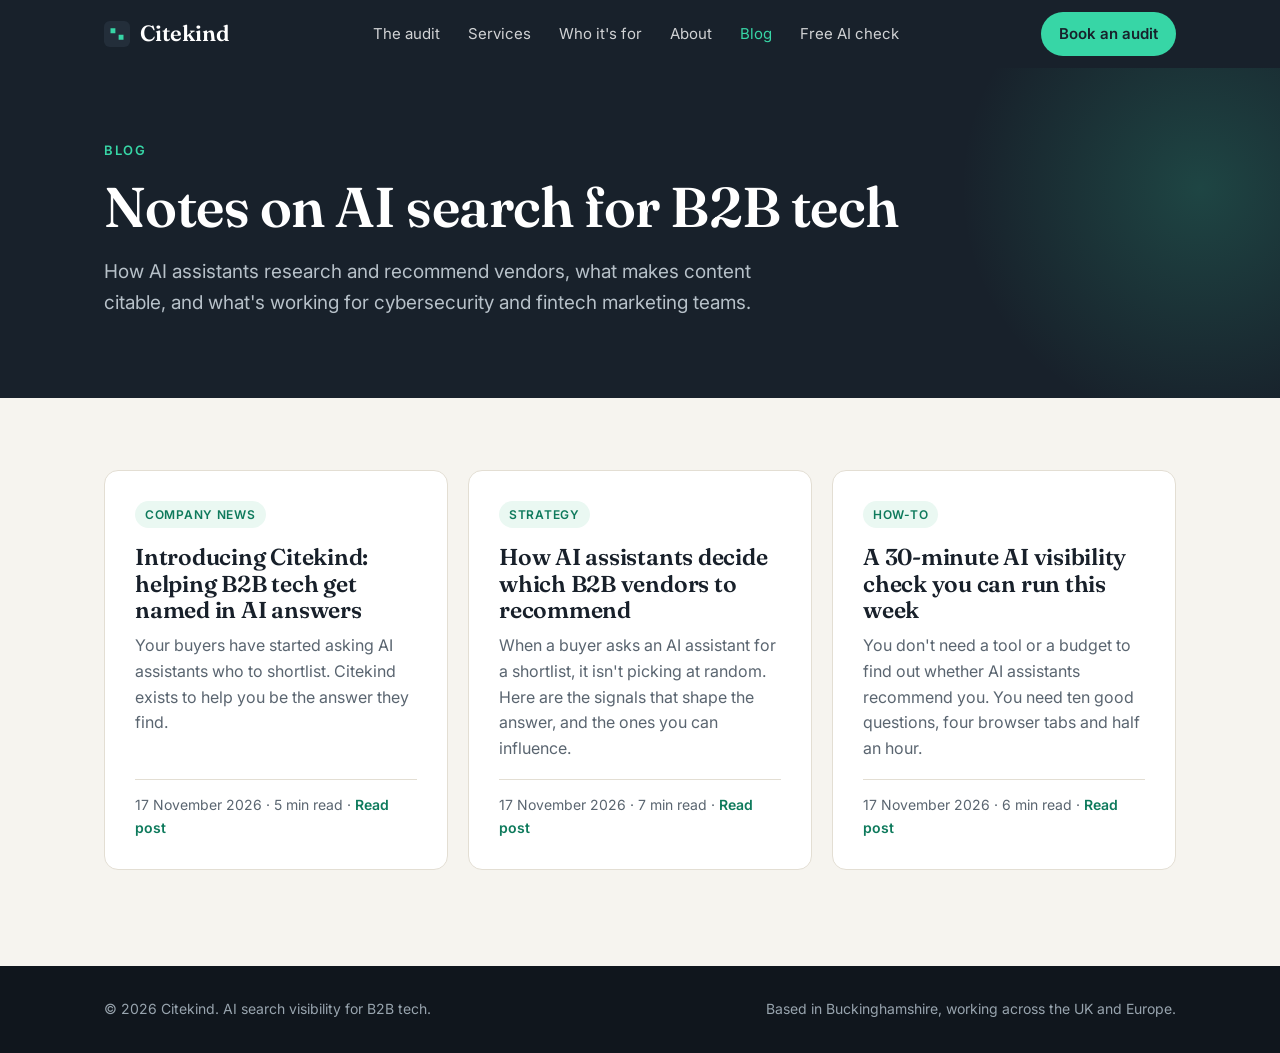
<file: blog/index.html>
<!doctype html>
<html lang="en-GB">
<head>
<meta charset="utf-8">
<meta name="viewport" content="width=device-width, initial-scale=1">
<title>Blog | Citekind</title>
<meta name="description" content="Practical writing on AI search visibility (AEO) for B2B cybersecurity and fintech marketing teams, from Citekind founder Damien Bidmead.">
<link rel="canonical" href="https://citekind.com/blog/">
<meta property="og:type" content="website">
<meta property="og:title" content="Citekind blog">
<meta property="og:description" content="Practical writing on AI search visibility (AEO) for B2B cybersecurity and fintech marketing teams, from Citekind founder Damien Bidmead.">
<meta property="og:url" content="https://citekind.com/blog/">
<link rel="preconnect" href="https://fonts.googleapis.com">
<link rel="preconnect" href="https://fonts.gstatic.com" crossorigin>
<link href="https://fonts.googleapis.com/css2?family=Fraunces:opsz,wght@9..144,500;9..144,600&family=Inter:wght@400;500;600&display=swap" rel="stylesheet">
<link rel="icon" href="data:image/svg+xml,%3Csvg xmlns='http://www.w3.org/2000/svg' viewBox='0 0 32 32'%3E%3Crect width='32' height='32' rx='7' fill='%2318212b'/%3E%3Cpath d='M9 10h5v5H9zM18 17h5v5h-5z' fill='%2337d6a6'/%3E%3C/svg%3E">
<link rel="stylesheet" href="blog.css">
<script type="application/ld+json">
{
 "@context": "https://schema.org",
 "@type": "Blog",
 "name": "Citekind blog",
 "url": "https://citekind.com/blog/",
 "publisher": {
  "@type": "Organization",
  "name": "Citekind",
  "url": "https://citekind.com/"
 },
 "blogPost": [
  {
   "@type": "BlogPosting",
   "headline": "Introducing Citekind: helping B2B tech get named in AI answers",
   "url": "https://citekind.com/blog/introducing-citekind.html",
   "datePublished": "2026-11-17"
  },
  {
   "@type": "BlogPosting",
   "headline": "How AI assistants decide which B2B vendors to recommend",
   "url": "https://citekind.com/blog/how-ai-assistants-choose-vendors.html",
   "datePublished": "2026-11-17"
  },
  {
   "@type": "BlogPosting",
   "headline": "A 30-minute AI visibility check you can run this week",
   "url": "https://citekind.com/blog/ai-visibility-self-check.html",
   "datePublished": "2026-11-17"
  }
 ]
}
</script>
</head>
<body>

<header>
  <nav class="wrap nav" aria-label="Main">
    <a class="logo" href="../" aria-label="Citekind home">
      <svg viewBox="0 0 32 32" aria-hidden="true"><rect width="32" height="32" rx="7" fill="#232e3a"/><path d="M8 9h6v6H8zM18 17h6v6h-6z" fill="#37d6a6"/></svg>
      Citekind
    </a>
    <ul>
      <li><a href="../#audit">The audit</a></li>
      <li><a href="../#services">Services</a></li>
      <li><a href="../#sectors">Who it's for</a></li>
      <li><a href="../#about">About</a></li>
      <li><a href="index.html" aria-current="page">Blog</a></li>
      <li><a href="../check/">Free AI check</a></li>
    </ul>
    <a class="btn btn-primary" href="../#contact">Book an audit</a>
  </nav>
</header>

<main>
<section class="page-hero">
  <div class="wrap">
    <p class="eyebrow">Blog</p>
    <h1>Notes on AI search for B2B tech</h1>
    <p class="lead">How AI assistants research and recommend vendors, what makes content citable, and what's working for cybersecurity and fintech marketing teams.</p>
  </div>
</section>

<section class="posts">
  <div class="wrap">
    <div class="post-grid">
      <a class="post-card" href="introducing-citekind.html">
        <span class="tag">Company news</span>
        <h2>Introducing Citekind: helping B2B tech get named in AI answers</h2>
        <p>Your buyers have started asking AI assistants who to shortlist. Citekind exists to help you be the answer they find.</p>
        <div class="meta"><time datetime="2026-11-17">17 November 2026</time> · 5 min read · <span>Read post</span></div>
      </a>
      <a class="post-card" href="how-ai-assistants-choose-vendors.html">
        <span class="tag">Strategy</span>
        <h2>How AI assistants decide which B2B vendors to recommend</h2>
        <p>When a buyer asks an AI assistant for a shortlist, it isn&#x27;t picking at random. Here are the signals that shape the answer, and the ones you can influence.</p>
        <div class="meta"><time datetime="2026-11-17">17 November 2026</time> · 7 min read · <span>Read post</span></div>
      </a>
      <a class="post-card" href="ai-visibility-self-check.html">
        <span class="tag">How-to</span>
        <h2>A 30-minute AI visibility check you can run this week</h2>
        <p>You don&#x27;t need a tool or a budget to find out whether AI assistants recommend you. You need ten good questions, four browser tabs and half an hour.</p>
        <div class="meta"><time datetime="2026-11-17">17 November 2026</time> · 6 min read · <span>Read post</span></div>
      </a>
    </div>
  </div>
</section>
</main>

<footer>
  <div class="wrap">
    <span>© 2026 Citekind. AI search visibility for B2B tech.</span>
    <span>Based in Buckinghamshire, working across the UK and Europe.</span>
  </div>
</footer>

</body>
</html>
</file>
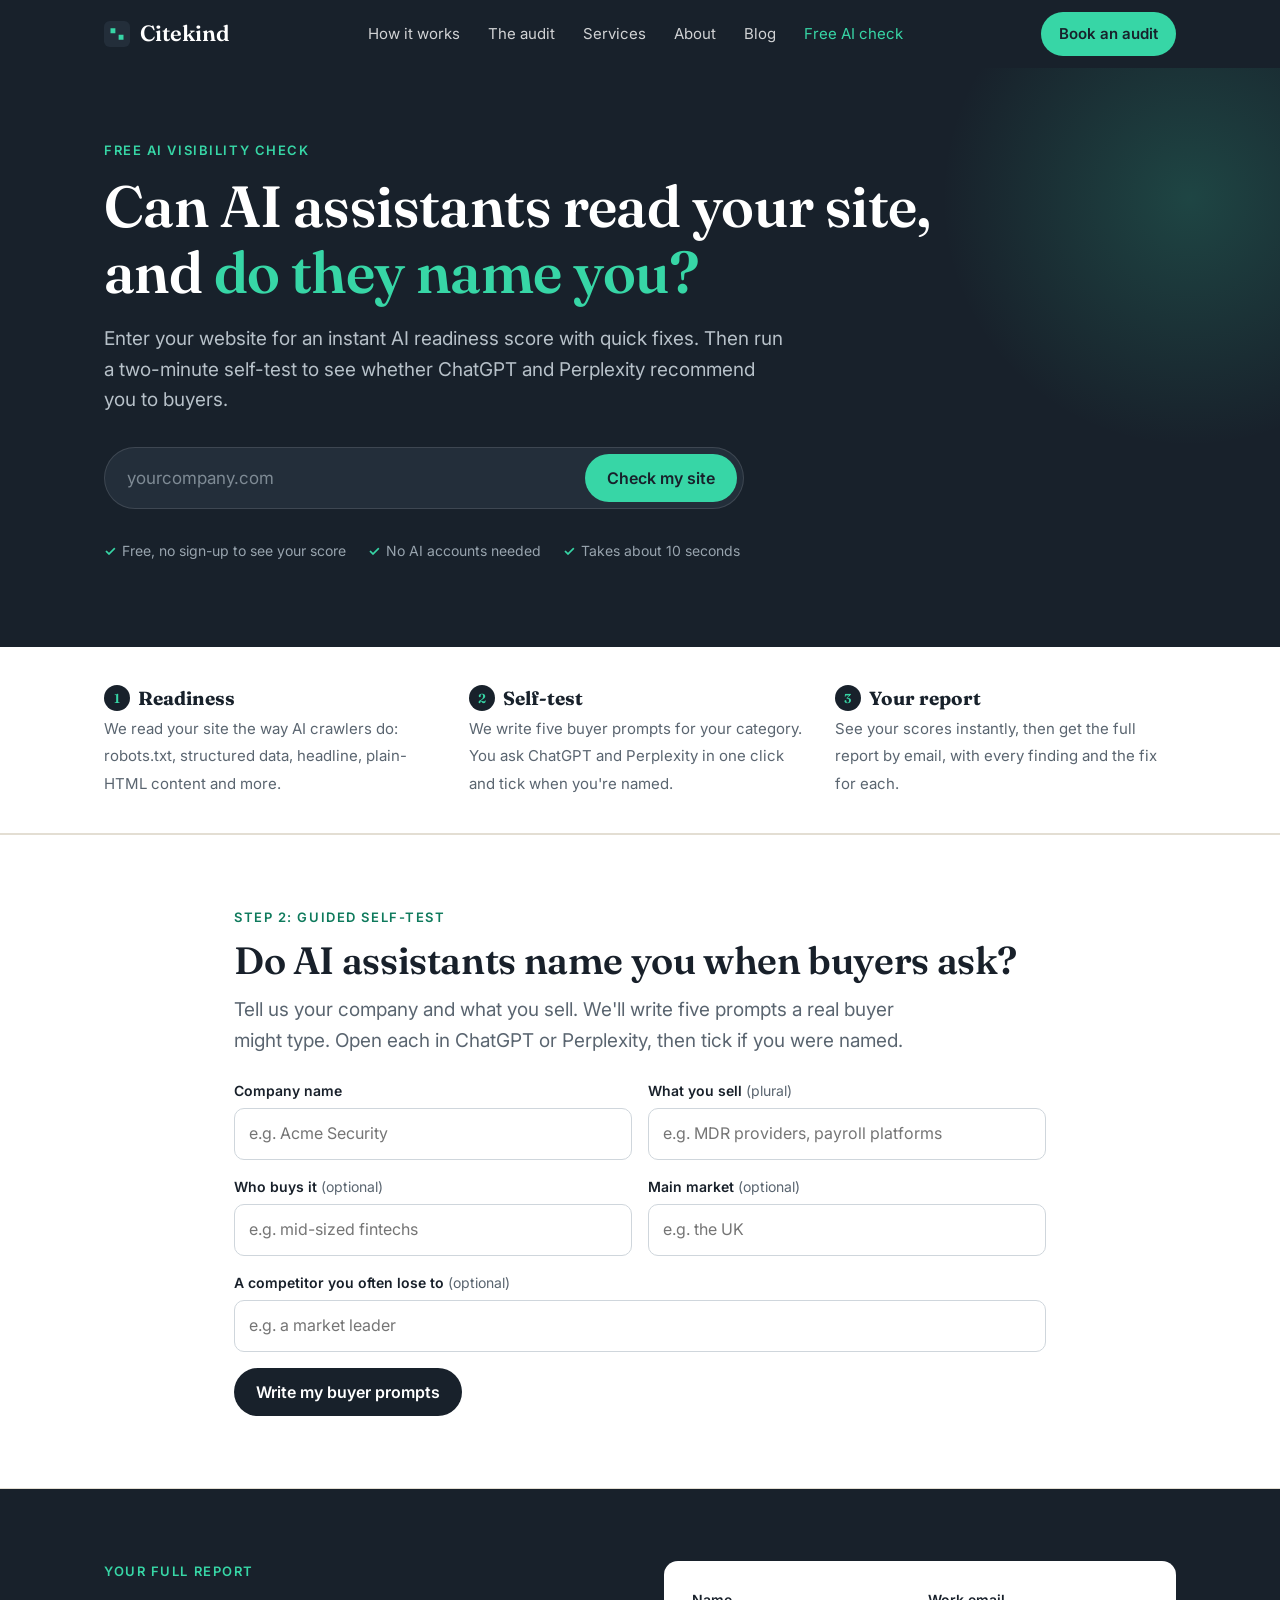
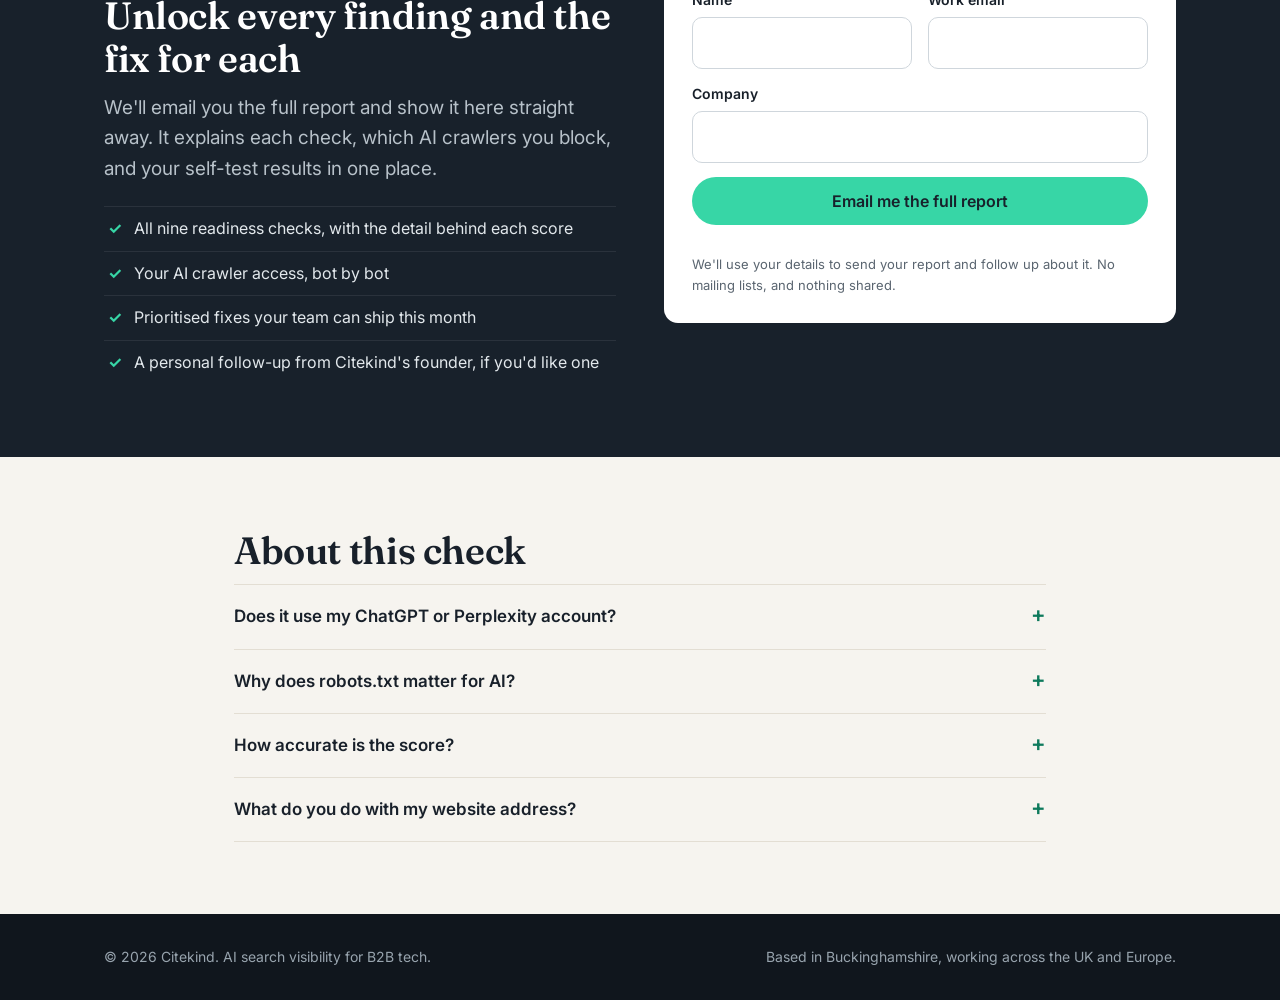
<file: check/index.html>
<!doctype html>
<html lang="en-GB">
<head>
<meta charset="utf-8">
<meta name="viewport" content="width=device-width, initial-scale=1">
<title>Free AI visibility check | Citekind</title>
<meta name="description" content="Free AI visibility check for B2B tech. See if ChatGPT, Perplexity and other AI assistants can read your site, then test whether they name you to buyers.">
<link rel="canonical" href="https://citekind.com/check/">
<meta property="og:url" content="https://citekind.com/check/">
<meta property="og:title" content="Free AI visibility check | Citekind">
<meta property="og:description" content="Is your site ready for AI search, and do AI assistants actually name you? Get an instant score and quick fixes.">
<link rel="preconnect" href="https://fonts.googleapis.com">
<link rel="preconnect" href="https://fonts.gstatic.com" crossorigin>
<link href="https://fonts.googleapis.com/css2?family=Fraunces:opsz,wght@9..144,500;9..144,600&family=Inter:wght@400;500;600&display=swap" rel="stylesheet">
<link rel="icon" href="data:image/svg+xml,%3Csvg xmlns='http://www.w3.org/2000/svg' viewBox='0 0 32 32'%3E%3Crect width='32' height='32' rx='7' fill='%2318212b'/%3E%3Cpath d='M9 10h5v5H9zM18 17h5v5h-5z' fill='%2337d6a6'/%3E%3C/svg%3E">
<script type="application/ld+json">
{"@context":"https://schema.org","@graph":[
 {"@type":"WebApplication","name":"Citekind free AI visibility check","url":"https://citekind.com/check/","applicationCategory":"BusinessApplication","operatingSystem":"Any","offers":{"@type":"Offer","price":"0","priceCurrency":"GBP"},"description":"Checks whether a website is readable by AI crawlers and helps you test whether AI assistants name your company.","provider":{"@type":"Organization","name":"Citekind","url":"https://citekind.com/"}},
 {"@type":"FAQPage","mainEntity":[
  {"@type":"Question","name":"Does the AI visibility check use my ChatGPT account?","acceptedAnswer":{"@type":"Answer","text":"No. The readiness check reads your public website. The self-test opens ChatGPT and Perplexity in your own browser so you can see the real answers yourself."}},
  {"@type":"Question","name":"How accurate is the score?","acceptedAnswer":{"@type":"Answer","text":"It's indicative. We check your home page, robots.txt, llms.txt and sitemap. A full Citekind audit tests 30 to 50 real buyer questions across all the major AI assistants."}}
 ]}
]}
</script>
<style>
:root{
  --ink:#18212b; --ink-2:#232e3a; --deep:#10161d; --paper:#f6f4ef; --card:#ffffff;
  --text:#18202a; --muted:#5a6570; --line:#e3ded3;
  --accent:#37d6a6; --accent-ink:#0e7a5c; --warm:#f2b84b; --warm-ink:#9a6500; --bad:#c2453b;
  --radius:14px; --max:1120px;
}
*{box-sizing:border-box;margin:0;padding:0}
html{scroll-behavior:smooth}
[id]{scroll-margin-top:84px}
body{font-family:Inter,system-ui,sans-serif;color:var(--text);background:var(--paper);line-height:1.6;font-size:17px;-webkit-font-smoothing:antialiased}
a{color:inherit}
.wrap{max-width:var(--max);margin:0 auto;padding:0 24px}
.narrow{max-width:860px}
h1,h2,h3{font-family:Fraunces,Georgia,serif;font-weight:600;line-height:1.15;letter-spacing:-.01em}
h2{font-size:clamp(26px,3.6vw,38px);margin-bottom:12px}
h3{font-size:20px;margin-bottom:6px}
.eyebrow{font-size:13px;font-weight:600;letter-spacing:.12em;text-transform:uppercase;color:var(--accent-ink);margin-bottom:12px}
.lead{font-size:19px;color:var(--muted);max-width:680px}
.btn{display:inline-flex;align-items:center;justify-content:center;gap:8px;padding:14px 22px;border-radius:999px;font-weight:600;text-decoration:none;font-size:16px;transition:transform .15s,background .15s;border:0;cursor:pointer;font-family:inherit;white-space:nowrap}
.btn:hover{transform:translateY(-1px)}
.btn:disabled{opacity:.6;cursor:wait;transform:none}
.btn-primary{background:var(--accent);color:var(--ink)}
.btn-primary:hover{background:#5ee3bb}
.btn-dark{background:var(--ink);color:#fff}
.btn-dark:hover{background:var(--ink-2)}
.btn-line{background:#fff;color:var(--ink);border:1px solid #cfd6dc}
.btn-line:hover{border-color:var(--ink)}
.btn-sm{padding:9px 14px;font-size:14px}
.sr-only{position:absolute;width:1px;height:1px;padding:0;margin:-1px;overflow:hidden;clip:rect(0,0,0,0);white-space:nowrap;border:0}
.hp{position:absolute;left:-9999px;width:1px;height:1px;overflow:hidden}
:focus-visible{outline:2px solid var(--accent-ink);outline-offset:2px}

/* nav */
header{background:var(--ink);color:#fff;position:sticky;top:0;z-index:10}
.nav{display:flex;align-items:center;justify-content:space-between;height:68px}
.logo{display:flex;align-items:center;gap:10px;font-family:Fraunces,serif;font-size:22px;font-weight:600;text-decoration:none}
.logo svg{width:26px;height:26px}
.nav ul{display:flex;gap:28px;list-style:none;font-size:15px}
.nav ul a{text-decoration:none;opacity:.8;white-space:nowrap}
.nav ul a:hover,.nav ul a[aria-current]{opacity:1}
.nav ul a[aria-current]{color:var(--accent)}
.nav .btn{padding:10px 18px;font-size:15px}
@media(max-width:960px){.nav ul{display:none}}

/* hero */
.hero{background:var(--ink);color:#fff;padding:72px 0 84px;position:relative;overflow:hidden}
.hero::after{content:"";position:absolute;right:-180px;top:-140px;width:540px;height:540px;border-radius:50%;background:radial-gradient(circle,rgba(55,214,166,.2),transparent 65%);pointer-events:none}
.hero .wrap{position:relative;z-index:1}
.hero .eyebrow{color:var(--accent)}
.hero h1{font-size:clamp(34px,5.2vw,58px);max-width:860px;margin-bottom:18px}
.hero h1 em{font-style:normal;color:var(--accent)}
.hero .lead{color:#b7c1c9}
.urlform{margin-top:32px;display:flex;gap:10px;max-width:640px;background:var(--ink-2);border:1px solid rgba(255,255,255,.12);border-radius:999px;padding:6px}
.urlform input{flex:1;min-width:0;background:transparent;border:0;color:#fff;font:inherit;font-size:17px;padding:10px 16px}
.urlform input::placeholder{color:#7f8b95}
.urlform input:focus{outline:none}
.urlform:focus-within{border-color:var(--accent)}
.hero-notes{display:flex;gap:8px 22px;flex-wrap:wrap;margin-top:16px;font-size:14px;color:#98a4ae}
.hero-notes span::before{content:"✓";color:var(--accent);margin-right:6px;font-weight:600}
.err{margin-top:14px;color:#ffb4a8;font-size:15px;min-height:1px}
@media(max-width:560px){
  .urlform{flex-direction:column;border-radius:16px;padding:8px}
  .urlform input{padding:10px}
  .urlform .btn{width:100%}
}

section{padding:72px 0}
.how-strip{background:#fff;border-bottom:1px solid var(--line);padding:36px 0}
.how-strip .wrap{display:grid;grid-template-columns:repeat(3,1fr);gap:24px}
.how-strip b{display:block;font-family:Fraunces,serif;font-size:19px;color:var(--ink);margin-bottom:2px}
.how-strip span{font-size:15px;color:var(--muted)}
.how-strip i{font-style:normal;display:inline-grid;place-items:center;width:26px;height:26px;border-radius:50%;background:var(--ink);color:var(--accent);font-size:13px;font-weight:600;margin-right:8px;vertical-align:2px}
@media(max-width:760px){.how-strip .wrap{grid-template-columns:1fr;gap:14px}}

/* panels */
.panel{background:var(--card);border:1px solid var(--line);border-radius:var(--radius);padding:30px}
.panel + .panel{margin-top:20px}
.muted{color:var(--muted)}
.small{font-size:14px;color:var(--muted)}
.tiny{font-size:13px;color:var(--muted)}

/* loading */
.loading{display:flex;align-items:center;gap:14px;color:var(--muted)}
.spinner{width:22px;height:22px;border-radius:50%;border:3px solid var(--line);border-top-color:var(--accent-ink);animation:spin .8s linear infinite;flex-shrink:0}
@keyframes spin{to{transform:rotate(360deg)}}
.loading ol{list-style:none;font-size:15px}
.loading li{opacity:.45;transition:opacity .3s}
.loading li.on{opacity:1}

/* score */
.score-head{display:grid;grid-template-columns:auto 1fr;gap:28px;align-items:center}
.ring{--v:0;--c:var(--accent-ink);width:132px;height:132px;border-radius:50%;background:conic-gradient(var(--c) calc(var(--v)*1%),#ece8df 0);display:grid;place-items:center;position:relative}
.ring::before{content:"";position:absolute;inset:12px;border-radius:50%;background:#fff}
.ring b{position:relative;font-family:Fraunces,serif;font-size:40px;line-height:1;color:var(--ink);text-align:center}
.ring b small{display:block;font-family:Inter,sans-serif;font-size:12px;font-weight:500;color:var(--muted);margin-top:4px}
.grade{display:inline-block;font-size:12px;font-weight:600;letter-spacing:.06em;text-transform:uppercase;padding:4px 10px;border-radius:999px;margin-bottom:8px}
.g-good{background:#eaf8f2;color:var(--accent-ink)}
.g-mid{background:#fdf3de;color:var(--warm-ink)}
.g-bad{background:#fbe9e7;color:var(--bad)}
.score-head h3{font-size:24px}
.site{font-size:14px;color:var(--muted);word-break:break-all}
@media(max-width:560px){.score-head{grid-template-columns:1fr;gap:16px}.ring{width:112px;height:112px}.ring b{font-size:34px}}

.checklist{list-style:none;margin-top:24px;border-top:1px solid var(--line)}
.checklist li{display:grid;grid-template-columns:22px 1fr auto;gap:12px;align-items:start;padding:12px 0;border-bottom:1px solid var(--line);font-size:16px}
.dot{width:18px;height:18px;border-radius:50%;margin-top:3px;display:grid;place-items:center;font-size:11px;font-weight:700;color:#fff}
.s-pass .dot{background:var(--accent-ink)}
.s-warn .dot{background:var(--warm)}
.s-fail .dot{background:var(--bad)}
.pts{font-size:14px;color:var(--muted);font-variant-numeric:tabular-nums;white-space:nowrap}
.checklist .d{display:block;font-size:14px;color:var(--muted);margin-top:2px}
.locked .d{filter:blur(4px);user-select:none;pointer-events:none}

.fixes{margin-top:24px}
.fixes h3{font-size:19px;margin-bottom:10px}
.fixes ol{list-style:none;display:grid;gap:10px;counter-reset:fx}
.fixes li{counter-increment:fx;display:grid;grid-template-columns:30px 1fr;gap:12px;background:var(--paper);border:1px solid var(--line);border-radius:12px;padding:14px 16px;font-size:15px}
.fixes li::before{content:counter(fx);width:26px;height:26px;border-radius:50%;background:var(--ink);color:var(--accent);display:grid;place-items:center;font-size:13px;font-weight:600}
.fixes li b{display:block;font-size:16px;color:var(--ink)}
.fixes li em{font-style:normal;font-size:12px;font-weight:600;color:var(--accent-ink);margin-left:6px}
.indicative{margin-top:18px;font-size:13px;color:var(--muted);border-left:3px solid var(--line);padding-left:12px}

/* self-test */
.selftest{background:#fff;border-top:1px solid var(--line);border-bottom:1px solid var(--line)}
.grid2{display:grid;grid-template-columns:1fr 1fr;gap:16px}
label{font-size:14px;font-weight:600;display:grid;gap:6px}
label .opt{font-weight:400;color:var(--muted)}
input,select,textarea{font:inherit;font-weight:400;font-size:16px;padding:12px 14px;border:1px solid #cfd6dc;border-radius:10px;background:#fff;color:var(--text);width:100%}
input:focus,select:focus,textarea:focus{outline:2px solid var(--accent);border-color:transparent}
.formgrid{display:grid;gap:16px;margin-top:24px}
@media(max-width:700px){.grid2{grid-template-columns:1fr}}
.prompts{list-style:none;display:grid;gap:14px;margin-top:26px;counter-reset:pr}
.prompt{counter-increment:pr;border:1px solid var(--line);border-radius:12px;padding:18px;background:var(--paper)}
.prompt .q{display:flex;gap:12px;font-size:16px;color:var(--ink);font-weight:500}
.prompt .q::before{content:counter(pr);flex-shrink:0;width:26px;height:26px;border-radius:50%;background:var(--ink);color:var(--accent);display:grid;place-items:center;font-size:13px;font-weight:600}
.prompt .row{display:flex;flex-wrap:wrap;gap:10px 18px;align-items:center;margin-top:14px;padding-left:38px}
.prompt .asks{display:flex;gap:8px;flex-wrap:wrap}
.tick{display:inline-flex;align-items:center;gap:8px;font-weight:500;font-size:14px;cursor:pointer;background:#fff;border:1px solid var(--line);border-radius:999px;padding:7px 12px}
.tick input{width:16px;height:16px;padding:0;accent-color:var(--accent-ink)}
.tick:has(input:checked){border-color:var(--accent-ink);background:#eaf8f2}
@media(max-width:560px){.prompt .row{padding-left:0}}
.vis{margin-top:22px;display:flex;align-items:center;gap:20px;flex-wrap:wrap;background:var(--ink);color:#fff;border-radius:var(--radius);padding:22px 24px}
.vis .big{font-family:Fraunces,serif;font-size:42px;line-height:1;color:var(--accent)}
.vis p{color:#b7c1c9;font-size:15px;max-width:560px}
.vis p b{color:#fff}

/* gate */
.gate{background:var(--ink);color:#fff}
.gate .eyebrow{color:var(--accent)}
.gate .lead{color:#b7c1c9}
.gate-grid{display:grid;grid-template-columns:1fr 1fr;gap:48px;align-items:start}
.gate form{background:#fff;color:var(--text);border-radius:var(--radius);padding:28px;display:grid;gap:14px}
.gate ul{list-style:none;margin-top:22px}
.gate li{padding:9px 0 9px 30px;border-top:1px solid rgba(255,255,255,.08);position:relative;color:#e2e8ec;font-size:16px}
.gate li::before{content:"✓";position:absolute;left:4px;color:var(--accent);font-weight:700}
@media(max-width:860px){.gate-grid{grid-template-columns:1fr;gap:28px}}

/* full report */
.report .item{border-top:1px solid var(--line);padding:18px 0}
.report .item:first-of-type{border-top:0}
.report .item h3{display:flex;align-items:center;gap:10px;font-size:19px}
.report .item h3 .pts{margin-left:auto;font-family:Inter,sans-serif;font-weight:500}
.report .item p{font-size:15px;color:var(--muted);margin-top:6px}
.report .item p.fix{color:var(--text)}
.report .item p.fix b{color:var(--accent-ink)}
.bots{display:flex;flex-wrap:wrap;gap:6px;margin-top:10px}
.bots span{font-size:12px;border-radius:999px;padding:3px 10px;border:1px solid var(--line);background:#fff}
.bots span.no{border-color:#e9b8b2;background:#fbe9e7;color:var(--bad)}
.emailstatus{margin:14px 0 18px;padding:12px 16px;border-radius:10px;font-size:15px;background:#fff;border:1px solid var(--line)}
.emailstatus.ok{background:#eaf8f2;border-color:#bfe8d8;color:var(--accent-ink)}
.emailstatus.bad{background:#fdf3de;border-color:#f1d9a6;color:var(--warm-ink)}
.report-actions{display:flex;gap:10px;flex-wrap:wrap;margin-top:18px}

.cta{background:var(--ink);color:#fff;border-radius:var(--radius);padding:30px;display:flex;justify-content:space-between;align-items:center;gap:20px 32px;flex-wrap:wrap;margin-top:24px}
.cta p{font-family:Fraunces,Georgia,serif;font-size:24px;font-weight:600;line-height:1.25;max-width:600px}
.cta p span{display:block;font-family:Inter,sans-serif;font-size:15px;font-weight:400;color:#b7c1c9;margin-top:6px}

.faq details{border-top:1px solid var(--line);padding:18px 0}
.faq details:last-child{border-bottom:1px solid var(--line)}
.faq summary{cursor:pointer;font-weight:600;font-size:17px;list-style:none;display:flex;justify-content:space-between;gap:20px}
.faq summary::-webkit-details-marker{display:none}
.faq summary::after{content:"+";font-size:22px;line-height:1;color:var(--accent-ink)}
.faq details[open] summary::after{content:"–"}
.faq details p{color:var(--muted);margin-top:10px;font-size:16px}

[hidden]{display:none!important}
footer{background:var(--deep);color:#98a4ae;font-size:14px;padding:32px 0}
footer .wrap{display:flex;justify-content:space-between;gap:16px;flex-wrap:wrap}

@media print{
  header,.hero,.how-strip,.selftest form,.gate,.faq,footer,.report-actions,.no-print,.prompt .asks{display:none!important}
  body{background:#fff;font-size:12pt}
  section{padding:12pt 0}
  .panel{border:0;padding:0}
  .locked .d{filter:none}
}
</style>
</head>
<body>

<header>
  <nav class="wrap nav" aria-label="Main">
    <a class="logo" href="/" aria-label="Citekind home">
      <svg viewBox="0 0 32 32" aria-hidden="true"><rect width="32" height="32" rx="7" fill="#232e3a"/><path d="M8 9h6v6H8zM18 17h6v6h-6z" fill="#37d6a6"/></svg>
      Citekind
    </a>
    <ul>
      <li><a href="/#how">How it works</a></li>
      <li><a href="/#audit">The audit</a></li>
      <li><a href="/#services">Services</a></li>
      <li><a href="/#about">About</a></li>
      <li><a href="/blog/">Blog</a></li>
      <li><a href="/check/" aria-current="page">Free AI check</a></li>
    </ul>
    <a class="btn btn-primary" href="/#contact">Book an audit</a>
  </nav>
</header>

<main>

<section class="hero">
  <div class="wrap">
    <p class="eyebrow">Free AI visibility check</p>
    <h1>Can AI assistants read your site, and <em>do they name you?</em></h1>
    <p class="lead">Enter your website for an instant AI readiness score with quick fixes. Then run a two-minute self-test to see whether ChatGPT and Perplexity recommend you to buyers.</p>
    <form class="urlform" id="urlform" novalidate>
      <label class="sr-only" for="url">Your website</label>
      <input id="url" name="url" type="text" inputmode="url" autocomplete="url" placeholder="yourcompany.com" required>
      <span class="hp" aria-hidden="true"><label>Leave this empty <input name="hp" tabindex="-1" autocomplete="off"></label></span>
      <button class="btn btn-primary" type="submit" id="runbtn">Check my site</button>
    </form>
    <p class="err" id="urlerr" role="alert"></p>
    <div class="hero-notes"><span>Free, no sign-up to see your score</span><span>No AI accounts needed</span><span>Takes about 10 seconds</span></div>
    <noscript><p class="err">The checker needs JavaScript turned on.</p></noscript>
  </div>
</section>

<div class="how-strip">
  <div class="wrap">
    <div><b><i>1</i>Readiness</b><span>We read your site the way AI crawlers do: robots.txt, structured data, headline, plain-HTML content and more.</span></div>
    <div><b><i>2</i>Self-test</b><span>We write five buyer prompts for your category. You ask ChatGPT and Perplexity in one click and tick when you're named.</span></div>
    <div><b><i>3</i>Your report</b><span>See your scores instantly, then get the full report by email, with every finding and the fix for each.</span></div>
  </div>
</div>

<section id="results" hidden aria-live="polite">
  <div class="wrap narrow">
    <div class="panel" id="loading" hidden>
      <div class="loading">
        <span class="spinner" aria-hidden="true"></span>
        <ol id="loadsteps">
          <li>Loading your home page…</li>
          <li>Reading robots.txt for AI crawlers…</li>
          <li>Looking for llms.txt and your sitemap…</li>
          <li>Checking structured data and copy…</li>
        </ol>
      </div>
    </div>
    <div class="panel" id="summary" hidden>
      <div class="score-head">
        <div class="ring" id="ring"><b><span id="score">0</span><small>out of 100</small></b></div>
        <div>
          <span class="grade" id="grade"></span>
          <h3 id="headline"></h3>
          <p class="site" id="site"></p>
        </div>
      </div>
      <ul class="checklist locked" id="checklist"></ul>
      <div class="fixes" id="topfixes"></div>
      <p class="indicative">This score is indicative. It's based on your home page, robots.txt, llms.txt and sitemap, not a test of what AI assistants actually say. The self-test below covers that side.</p>
      <p class="no-print" style="margin-top:18px"><a class="btn btn-dark btn-sm" href="#selftest">Next: test what AI says about you</a> <a class="btn btn-line btn-sm" href="#gate">Unlock the full report</a></p>
    </div>
  </div>
</section>

<section class="selftest" id="selftest">
  <div class="wrap narrow">
    <p class="eyebrow">Step 2: guided self-test</p>
    <h2>Do AI assistants name you when buyers ask?</h2>
    <p class="lead">Tell us your company and what you sell. We'll write five prompts a real buyer might type. Open each in ChatGPT or Perplexity, then tick if you were named.</p>
    <form class="formgrid" id="promptform">
      <div class="grid2">
        <label>Company name<input id="company" required autocomplete="organization" placeholder="e.g. Acme Security"></label>
        <label><span>What you sell <span class="opt">(plural)</span></span><input id="category" required placeholder="e.g. MDR providers, payroll platforms"></label>
      </div>
      <div class="grid2">
        <label><span>Who buys it <span class="opt">(optional)</span></span><input id="audience" placeholder="e.g. mid-sized fintechs"></label>
        <label><span>Main market <span class="opt">(optional)</span></span><input id="region" placeholder="e.g. the UK"></label>
      </div>
      <label><span>A competitor you often lose to <span class="opt">(optional)</span></span><input id="competitor" placeholder="e.g. a market leader"></label>
      <div><button class="btn btn-dark" type="submit">Write my buyer prompts</button></div>
    </form>
    <ol class="prompts" id="prompts" hidden></ol>
    <div class="vis" id="vis" hidden>
      <div class="big" id="visscore">0%</div>
      <p id="vistext"></p>
    </div>
    <p class="tiny" id="visnote" hidden style="margin-top:12px">Answers vary by person, location, account and day, and the free versions don't always search the web. Treat this as a snapshot. A Citekind audit tests 30 to 50 real buyer questions across ChatGPT, Perplexity, Gemini, Copilot and Google AI Overviews.</p>
  </div>
</section>

<section class="gate" id="gate">
  <div class="wrap gate-grid">
    <div>
      <p class="eyebrow">Your full report</p>
      <h2>Unlock every finding and the fix for each</h2>
      <p class="lead">We'll email you the full report and show it here straight away. It explains each check, which AI crawlers you block, and your self-test results in one place.</p>
      <ul>
        <li>All nine readiness checks, with the detail behind each score</li>
        <li>Your AI crawler access, bot by bot</li>
        <li>Prioritised fixes your team can ship this month</li>
        <li>A personal follow-up from Citekind's founder, if you'd like one</li>
      </ul>
    </div>
    <form name="ai-check-report" id="gateform" method="POST" data-netlify="true" netlify-honeypot="bot-field" action="/thanks.html">
      <input type="hidden" name="form-name" value="ai-check-report">
      <p class="hp" aria-hidden="true"><label>Leave this empty <input name="bot-field" tabindex="-1" autocomplete="off"></label></p>
      <input type="hidden" name="website">
      <input type="hidden" name="readiness-score">
      <input type="hidden" name="visibility-score">
      <input type="hidden" name="category">
      <input type="hidden" name="report">
      <div class="grid2">
        <label>Name<input name="name" required autocomplete="name"></label>
        <label>Work email<input type="email" name="email" required autocomplete="email"></label>
      </div>
      <label>Company<input name="company" id="gatecompany" autocomplete="organization"></label>
      <button class="btn btn-primary" type="submit" id="gatebtn">Email me the full report</button>
      <p class="err" id="gateerr" role="alert" style="color:var(--bad);margin:0"></p>
      <p class="tiny">We'll use your details to send your report and follow up about it. No mailing lists, and nothing shared.</p>
    </form>
  </div>
</section>

<section id="report" hidden>
  <div class="wrap narrow">
    <p class="eyebrow">Full report</p>
    <h2 id="reporttitle">Your AI visibility report</h2>
    <p class="small" id="reportmeta"></p>
    <p class="emailstatus" id="emailstatus" role="status" hidden></p>
    <div class="panel report" id="reportready" hidden></div>
    <div class="panel report" id="reportself" hidden></div>
    <div class="panel" id="reportempty" hidden><p class="muted">Run the readiness check at the top of the page and the self-test above, and your results will appear here.</p></div>
    <div class="report-actions">
      <button class="btn btn-line btn-sm" type="button" onclick="window.print()">Save as PDF</button>
      <a class="btn btn-line btn-sm" href="#top" id="again">Check another site</a>
    </div>
    <div class="cta">
      <p>Want to know exactly what AI says about you, and how to change it?<span>The AI Visibility Audit tests 30 to 50 real buyer questions across every major assistant, benchmarks you against competitors and gives you a 90-day plan.</span></p>
      <a class="btn btn-primary" href="/#contact">Book your audit</a>
    </div>
  </div>
</section>

<section class="faq">
  <div class="wrap narrow">
    <h2>About this check</h2>
    <details><summary>Does it use my ChatGPT or Perplexity account?</summary><p>No. The readiness check only reads your public website. The self-test opens ChatGPT and Perplexity in your own browser so you see the real answers. We never see them.</p></details>
    <details><summary>Why does robots.txt matter for AI?</summary><p>AI assistants use crawlers such as OAI-SearchBot, PerplexityBot and Claude-SearchBot to read pages when someone asks a question. If robots.txt blocks them, they can't read or cite you. Blocking training-only crawlers such as GPTBot is a separate choice, and we flag it differently.</p></details>
    <details><summary>How accurate is the score?</summary><p>It's indicative. It checks the technical basics that decide whether AI can find and understand you. It can't see firewall rules, other pages, or what third-party sites say about you. Those are covered in the full audit.</p></details>
    <details><summary>What do you do with my website address?</summary><p>We fetch your public pages once to run the checks. We don't store the results unless you ask for the full report.</p></details>
  </div>
</section>

</main>

<footer>
  <div class="wrap">
    <span>© 2026 Citekind. AI search visibility for B2B tech.</span>
    <span>Based in Buckinghamshire, working across the UK and Europe.</span>
  </div>
</footer>

<script>
(function(){
  var $ = function(id){ return document.getElementById(id); };
  var state = { ready: null, prompts: [], unlocked: false };
  var esc = function(s){ return String(s == null ? "" : s).replace(/[&<>"']/g, function(c){ return {"&":"&amp;","<":"&lt;",">":"&gt;",'"':"&quot;","'":"&#39;"}[c]; }); };
  var sym = { pass: "✓", warn: "!", fail: "×" };

  function grade(score){
    if (score >= 80) return ["g-good", "AI-ready", "Strong foundations for AI search"];
    if (score >= 55) return ["g-mid", "Partly ready", "Good start, with gaps AI will notice"];
    return ["g-bad", "At risk", "AI assistants will struggle to read and trust you"];
  }

  // ---- Part 1: readiness ----
  var steps;
  $("urlform").addEventListener("submit", function(e){
    e.preventDefault();
    var url = $("url").value.trim();
    $("urlerr").textContent = "";
    if (!url) { $("urlerr").textContent = "Please enter your website address."; $("url").focus(); return; }
    $("runbtn").disabled = true; $("runbtn").textContent = "Checking…";
    $("results").hidden = false; $("loading").hidden = false; $("summary").hidden = true;
    var lis = $("loadsteps").children, i = 0;
    [].forEach.call(lis, function(li){ li.classList.remove("on"); });
    lis[0].classList.add("on");
    clearInterval(steps);
    steps = setInterval(function(){ i = Math.min(i + 1, lis.length - 1); lis[i].classList.add("on"); }, 1400);
    $("results").scrollIntoView({ behavior: "smooth", block: "start" });

    fetch("/api/check", { method: "POST", headers: { "Content-Type": "application/json" }, body: JSON.stringify({ url: url, hp: e.target.hp.value }) })
      .then(function(r){ return r.json().catch(function(){ return { error: r.status === 429 ? "Too many checks right now. Please try again in a minute." : "Something went wrong. Please try again." }; }); })
      .then(function(data){
        if (!data || data.error) throw new Error(data && data.error || "Something went wrong.");
        state.ready = data; showSummary(data);
        try { if (!$("company").value) $("company").value = guessName(data.url); } catch(_){}
      })
      .catch(function(err){
        $("results").hidden = true;
        $("urlerr").textContent = err.message || "Something went wrong. Please try again.";
        window.scrollTo({ top: 0, behavior: "smooth" });
      })
      .then(function(){ clearInterval(steps); $("loading").hidden = true; $("runbtn").disabled = false; $("runbtn").textContent = "Check my site"; });
  });

  function guessName(u){
    var h = new URL(u).hostname.replace(/^www\./, "").split(".")[0];
    return h.charAt(0).toUpperCase() + h.slice(1);
  }

  function showSummary(d){
    var g = grade(d.score);
    $("summary").hidden = false;
    $("score").textContent = d.score;
    var ring = $("ring");
    ring.style.setProperty("--c", d.score >= 80 ? "var(--accent-ink)" : d.score >= 55 ? "var(--warm)" : "var(--bad)");
    ring.style.setProperty("--v", d.score);
    $("grade").className = "grade " + g[0]; $("grade").textContent = g[1];
    $("headline").textContent = g[2];
    $("site").textContent = d.url;
    $("checklist").innerHTML = d.checks.map(function(c){
      return '<li class="s-' + c.status + '"><span class="dot" aria-hidden="true">' + sym[c.status] + '</span><span>' + esc(c.label) +
        '<span class="d">' + esc(c.detail) + '</span></span><span class="pts">' + c.points + ' / ' + c.max + '</span></li>';
    }).join("");
    $("checklist").classList.toggle("locked", !state.unlocked);
    var top = d.fixes.slice(0, 3);
    $("topfixes").innerHTML = top.length
      ? '<h3>Your top quick fixes</h3><ol>' + top.map(function(f){ return '<li><span><b>' + esc(f.label) + '<em>+' + f.gain + ' pts</em></b>' + esc(f.fix) + '</span></li>'; }).join("") + '</ol>'
      : '<h3>No quick fixes needed</h3><p class="small">Your technical basics are in good shape. The next question is whether AI actually recommends you, so try the self-test below.</p>';
    syncGate(); if (state.unlocked) renderReport();
    $("summary").scrollIntoView({ behavior: "smooth", block: "start" });
  }

  // ---- Part 2: self-test ----
  $("promptform").addEventListener("submit", function(e){
    e.preventDefault();
    var co = $("company").value.trim(), cat = $("category").value.trim();
    if (!co || !cat) { (co ? $("category") : $("company")).focus(); return; }
    var aud = $("audience").value.trim() || "B2B companies";
    var reg = $("region").value.trim();
    var inReg = reg ? " in " + reg.replace(/^in\s+/i, "") : "";
    var comp = $("competitor").value.trim();
    state.prompts = [
      { q: "What are the best " + cat + " for " + aud + inReg + "?" },
      { q: "I'm building a shortlist of " + cat + " for " + aud + inReg + ". Which five should I look at, and why?" },
      { q: comp ? "What are the best alternatives to " + comp + "? I'm looking at " + cat + " for " + aud + "." : "Which " + cat + inReg + " have the best reviews from " + aud + "?" },
      { q: "Compare the leading " + cat + inReg + " on features, pricing and customer support." },
      { q: "What do you know about " + co + "? Would you recommend them as one of the " + cat + " for " + aud + "?", brand: true }
    ];
    state.prompts.forEach(function(p){ p.chatgpt = false; p.perplexity = false; });
    state.company = co; state.category = cat;
    state.inputs = { company: co, category: cat, audience: $("audience").value.trim(), region: reg, competitor: comp };
    $("prompts").innerHTML = state.prompts.map(function(p, i){
      var enc = encodeURIComponent(p.q);
      var lbl = p.brand ? "Recommended in" : "Named in";
      return '<li class="prompt"><div class="q">' + esc(p.q) + '</div><div class="row">' +
        '<span class="asks"><a class="btn btn-dark btn-sm" target="_blank" rel="noopener" href="https://chatgpt.com/?q=' + enc + '">Ask ChatGPT ↗</a>' +
        '<a class="btn btn-line btn-sm" target="_blank" rel="noopener" href="https://www.perplexity.ai/search?q=' + enc + '">Ask Perplexity ↗</a></span>' +
        '<label class="tick"><input type="checkbox" data-i="' + i + '" data-e="chatgpt"> ' + lbl + ' ChatGPT</label>' +
        '<label class="tick"><input type="checkbox" data-i="' + i + '" data-e="perplexity"> ' + lbl + ' Perplexity</label></div></li>';
    }).join("");
    $("prompts").hidden = false; $("vis").hidden = false; $("visnote").hidden = false;
    if (!$("gatecompany").value) $("gatecompany").value = co;
    updateVis(); syncGate();
    $("prompts").scrollIntoView({ behavior: "smooth", block: "start" });
  });

  $("prompts").addEventListener("change", function(e){
    var t = e.target; if (!t.dataset || t.dataset.i == null) return;
    state.prompts[+t.dataset.i][t.dataset.e] = t.checked;
    updateVis(); syncGate(); if (state.unlocked) renderReport();
  });

  function visScore(){
    var n = 0; state.prompts.forEach(function(p){ n += (p.chatgpt ? 1 : 0) + (p.perplexity ? 1 : 0); });
    return { named: n, total: state.prompts.length * 2, pct: state.prompts.length ? Math.round(100 * n / (state.prompts.length * 2)) : 0 };
  }
  function visText(v){
    if (v.named === 0) return "Tick a box each time you're named. If AI didn't mention you at all, that's the most common result we see, and the most fixable.";
    if (v.pct < 40) return "<b>Patchy.</b> You're named in " + v.named + " of " + v.total + " answers. Buyers asking AI for a shortlist will usually see competitors first.";
    if (v.pct < 80) return "<b>Visible, not yet consistent.</b> You're named in " + v.named + " of " + v.total + " answers. The gap is usually third-party proof and answer-ready content.";
    return "<b>Strong.</b> You're named in " + v.named + " of " + v.total + " answers. Next, check how you're described and whether the details are accurate.";
  }
  function updateVis(){ var v = visScore(); $("visscore").textContent = v.pct + "%"; $("vistext").innerHTML = visText(v); }

  // ---- Gate + full report ----
  function plainReport(){
    var out = [];
    if (state.ready) {
      out.push("AI readiness: " + state.ready.score + "/100 for " + state.ready.url);
      state.ready.checks.forEach(function(c){ out.push("- " + c.label + ": " + c.points + "/" + c.max + " (" + c.status + ") " + c.detail); });
    }
    if (state.prompts.length) {
      var v = visScore();
      out.push("", "Self-test (" + state.company + ", " + state.category + "): named in " + v.named + "/" + v.total);
      state.prompts.forEach(function(p){ out.push("- " + p.q + " | ChatGPT: " + (p.chatgpt ? "yes" : "no") + " | Perplexity: " + (p.perplexity ? "yes" : "no")); });
    }
    return out.join("\n").slice(0, 6000);
  }
  function syncGate(){
    var f = $("gateform");
    f.website.value = state.ready ? state.ready.url : $("url").value.trim();
    f["readiness-score"].value = state.ready ? state.ready.score : "";
    f["visibility-score"].value = state.prompts.length ? visScore().pct + "%" : "";
    f.category.value = state.category || "";
    f.report.value = plainReport();
  }

  $("gateform").addEventListener("submit", function(e){
    e.preventDefault();
    var f = e.target; $("gateerr").textContent = "";
    if (!f.checkValidity()) { f.reportValidity(); return; }
    syncGate();
    $("gatebtn").disabled = true; $("gatebtn").textContent = "Unlocking…";
    var body = new URLSearchParams(new FormData(f)).toString();
    fetch("/", { method: "POST", headers: { "Content-Type": "application/x-www-form-urlencoded" }, body: body })
      .catch(function(){ /* still unlock: the visitor shouldn't lose their report */ })
      .then(function(){
        sendEmail(f);
        state.unlocked = true;
        $("checklist").classList.remove("locked");
        $("gate").hidden = true;
        renderReport();
        $("report").scrollIntoView({ behavior: "smooth", block: "start" });
      });
  });

  function sendEmail(f){
    var msg = $("emailstatus");
    msg.hidden = false; msg.className = "emailstatus"; msg.textContent = "Emailing your report to " + f.email.value + "…";
    var self = null;
    if (state.prompts.length) {
      var ticks = [];
      state.prompts.forEach(function(p){ ticks.push(!!p.chatgpt, !!p.perplexity); });
      self = { company: state.inputs.company, category: state.inputs.category, audience: state.inputs.audience, region: state.inputs.region, competitor: state.inputs.competitor, ticks: ticks };
    }
    fetch("/api/send-report", { method: "POST", headers: { "Content-Type": "application/json" },
      body: JSON.stringify({ name: f.name.value, email: f.email.value, company: f.company.value, hp: f["bot-field"].value, ready: state.ready, self: self }) })
      .then(function(r){ return r.json().catch(function(){ return { error: "We couldn't send the email just now, but your report is below." }; }); })
      .then(function(d){
        if (d && d.sent) { msg.className = "emailstatus ok"; msg.textContent = "Sent. Your report is on its way to " + f.email.value + " (check your spam folder if it's not there in a few minutes)."; }
        else throw new Error(d && d.error);
      })
      .catch(function(err){ msg.className = "emailstatus bad"; msg.textContent = (err && err.message) || "We couldn't send the email just now, but your report is below."; });
  }

  function renderReport(){
    $("report").hidden = false;
    var d = state.ready;
    $("reporttitle").textContent = state.company ? "AI visibility report: " + state.company : "Your AI visibility report";
    $("reportmeta").textContent = "Generated " + new Date().toLocaleDateString("en-GB", { day: "numeric", month: "long", year: "numeric" }) + " by citekind.com/check. Results are indicative.";
    if (d) {
      $("reportready").hidden = false;
      $("reportready").innerHTML = '<h3 style="font-size:22px">AI readiness: ' + d.score + ' / 100</h3><p class="site">' + esc(d.url) + '</p>' +
        d.checks.map(function(c){
          var bots = c.bots ? '<div class="bots">' + c.bots.map(function(b){ return '<span class="' + (b.blocked ? "no" : "") + '">' + esc(b.ua) + (b.blocked ? " blocked" : " allowed") + '</span>'; }).join("") + '</div>' : "";
          return '<div class="item s-' + c.status + '"><h3><span class="dot" aria-hidden="true">' + sym[c.status] + '</span>' + esc(c.label) + '<span class="pts">' + c.points + ' / ' + c.max + '</span></h3>' +
            '<p>' + esc(c.detail) + '</p>' + bots + (c.fix ? '<p class="fix"><b>Fix:</b> ' + esc(c.fix) + '</p>' : "") + (c.note ? '<p class="tiny">' + esc(c.note) + '</p>' : "") + '</div>';
        }).join("");
    } else $("reportready").hidden = true;
    if (state.prompts.length) {
      var v = visScore();
      $("reportself").hidden = false;
      $("reportself").innerHTML = '<h3 style="font-size:22px">AI visibility self-test: ' + v.pct + '%</h3><p class="small">' + visText(v) + '</p>' +
        state.prompts.map(function(p){
          return '<div class="item"><p class="fix">' + esc(p.q) + '</p><p>ChatGPT: <b>' + (p.chatgpt ? "named" : "not named") + '</b> · Perplexity: <b>' + (p.perplexity ? "named" : "not named") + '</b></p></div>';
        }).join("");
    } else $("reportself").hidden = true;
    $("reportempty").hidden = !!(d || state.prompts.length);
  }

  $("again").addEventListener("click", function(e){ e.preventDefault(); window.scrollTo({ top: 0, behavior: "smooth" }); $("url").value = ""; $("url").focus(); });
})();
</script>
</body>
</html>
</file>
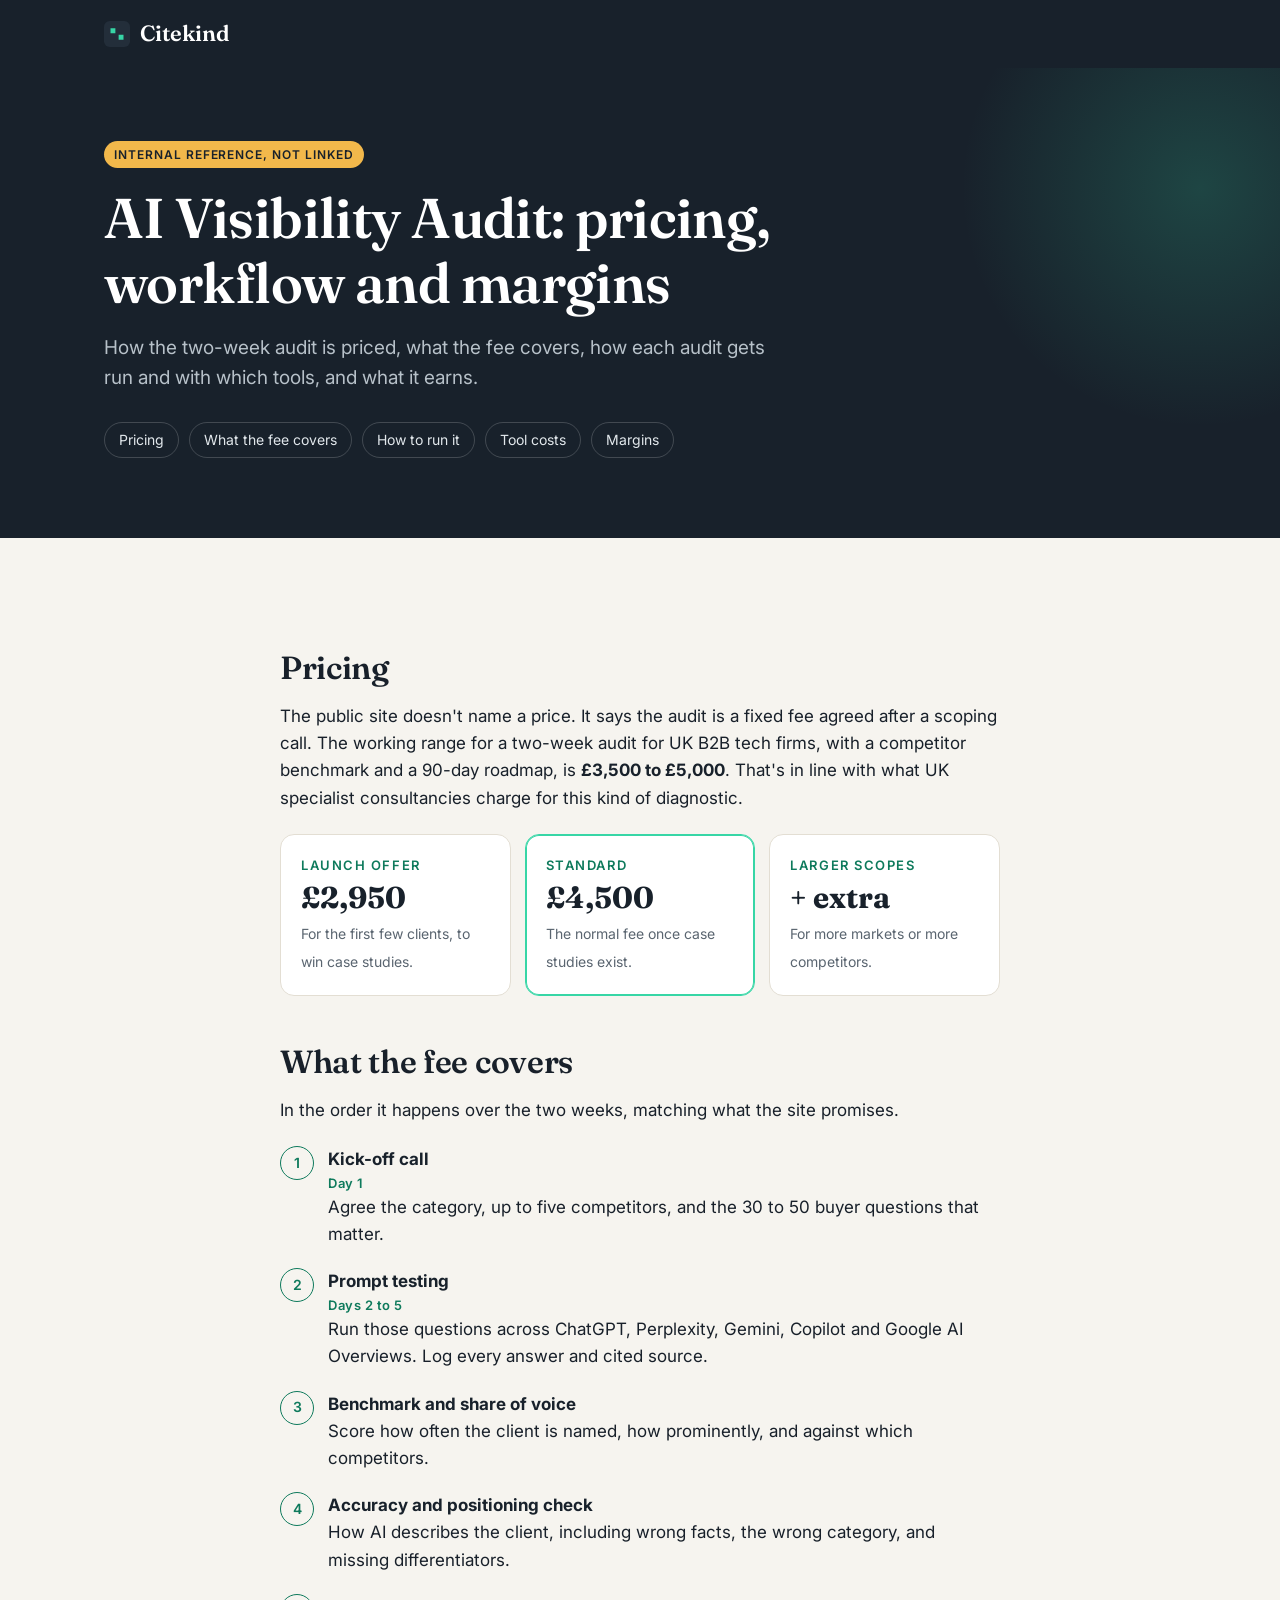
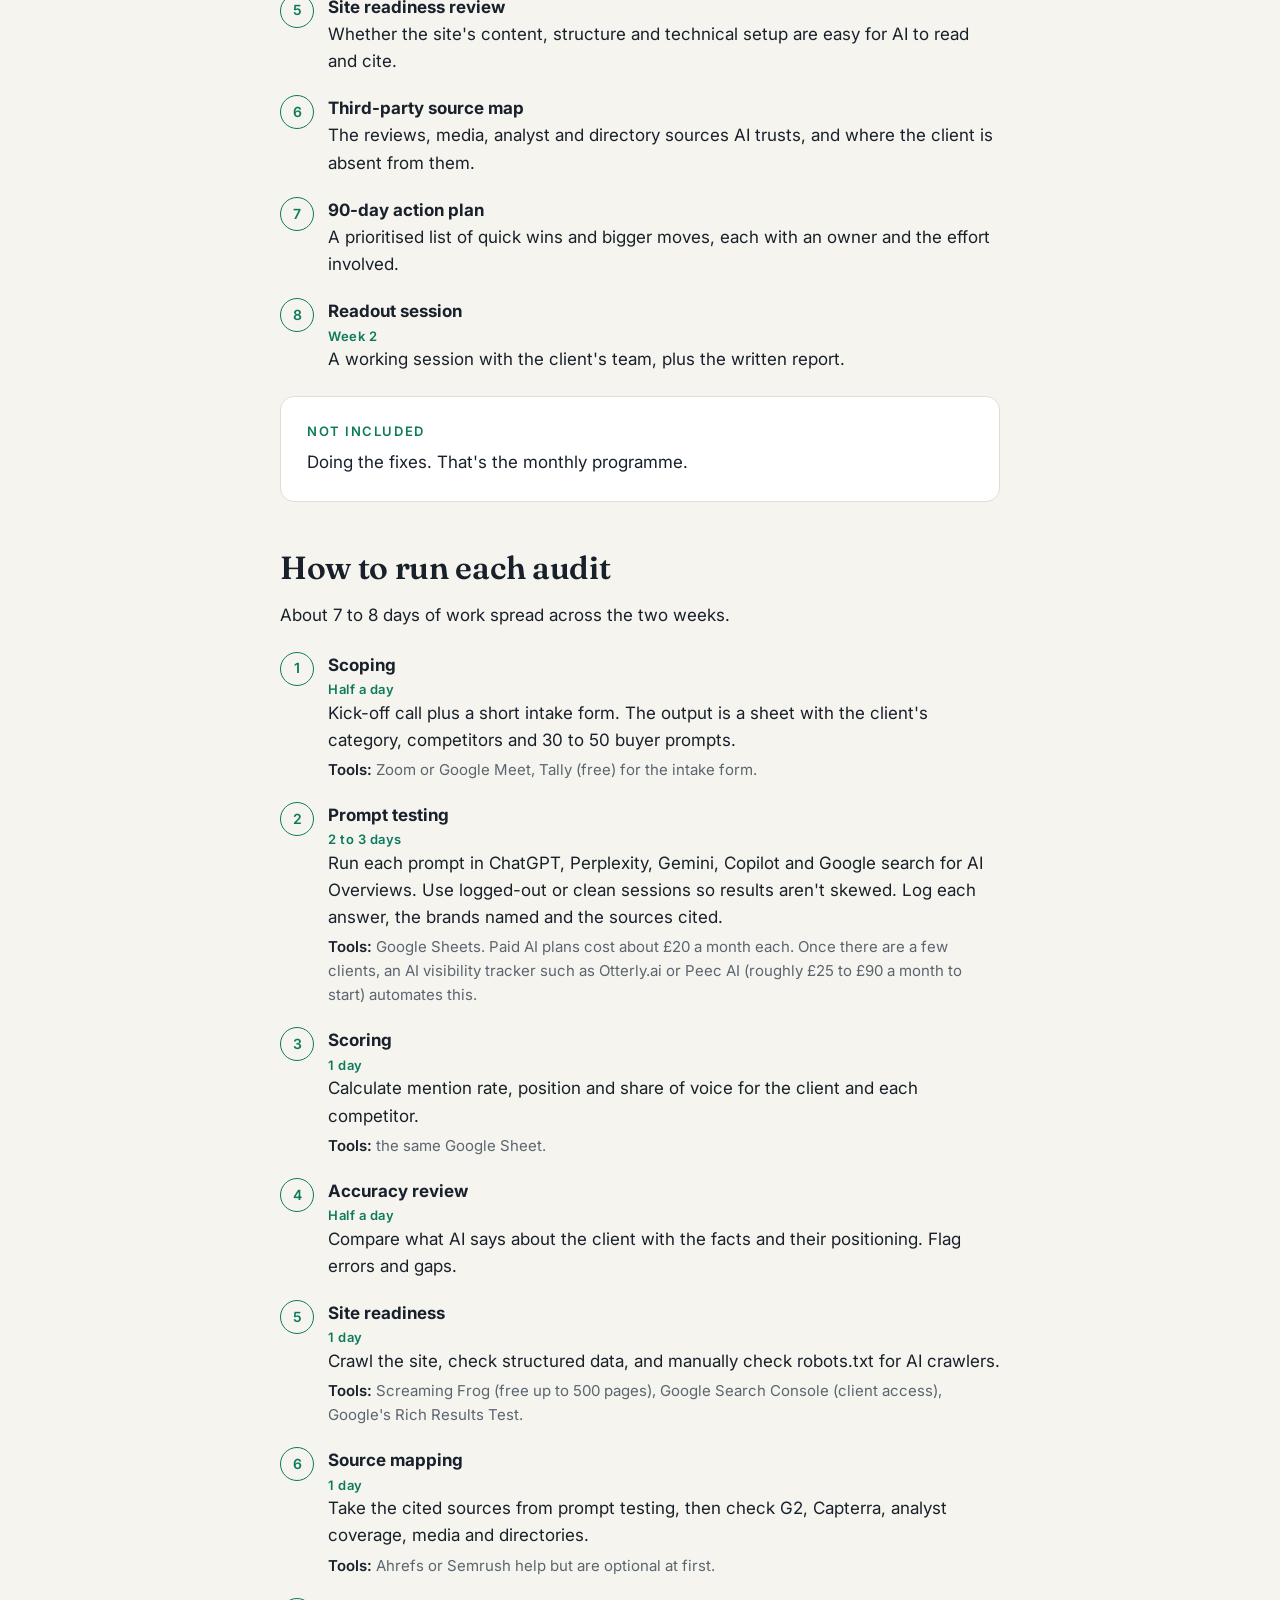
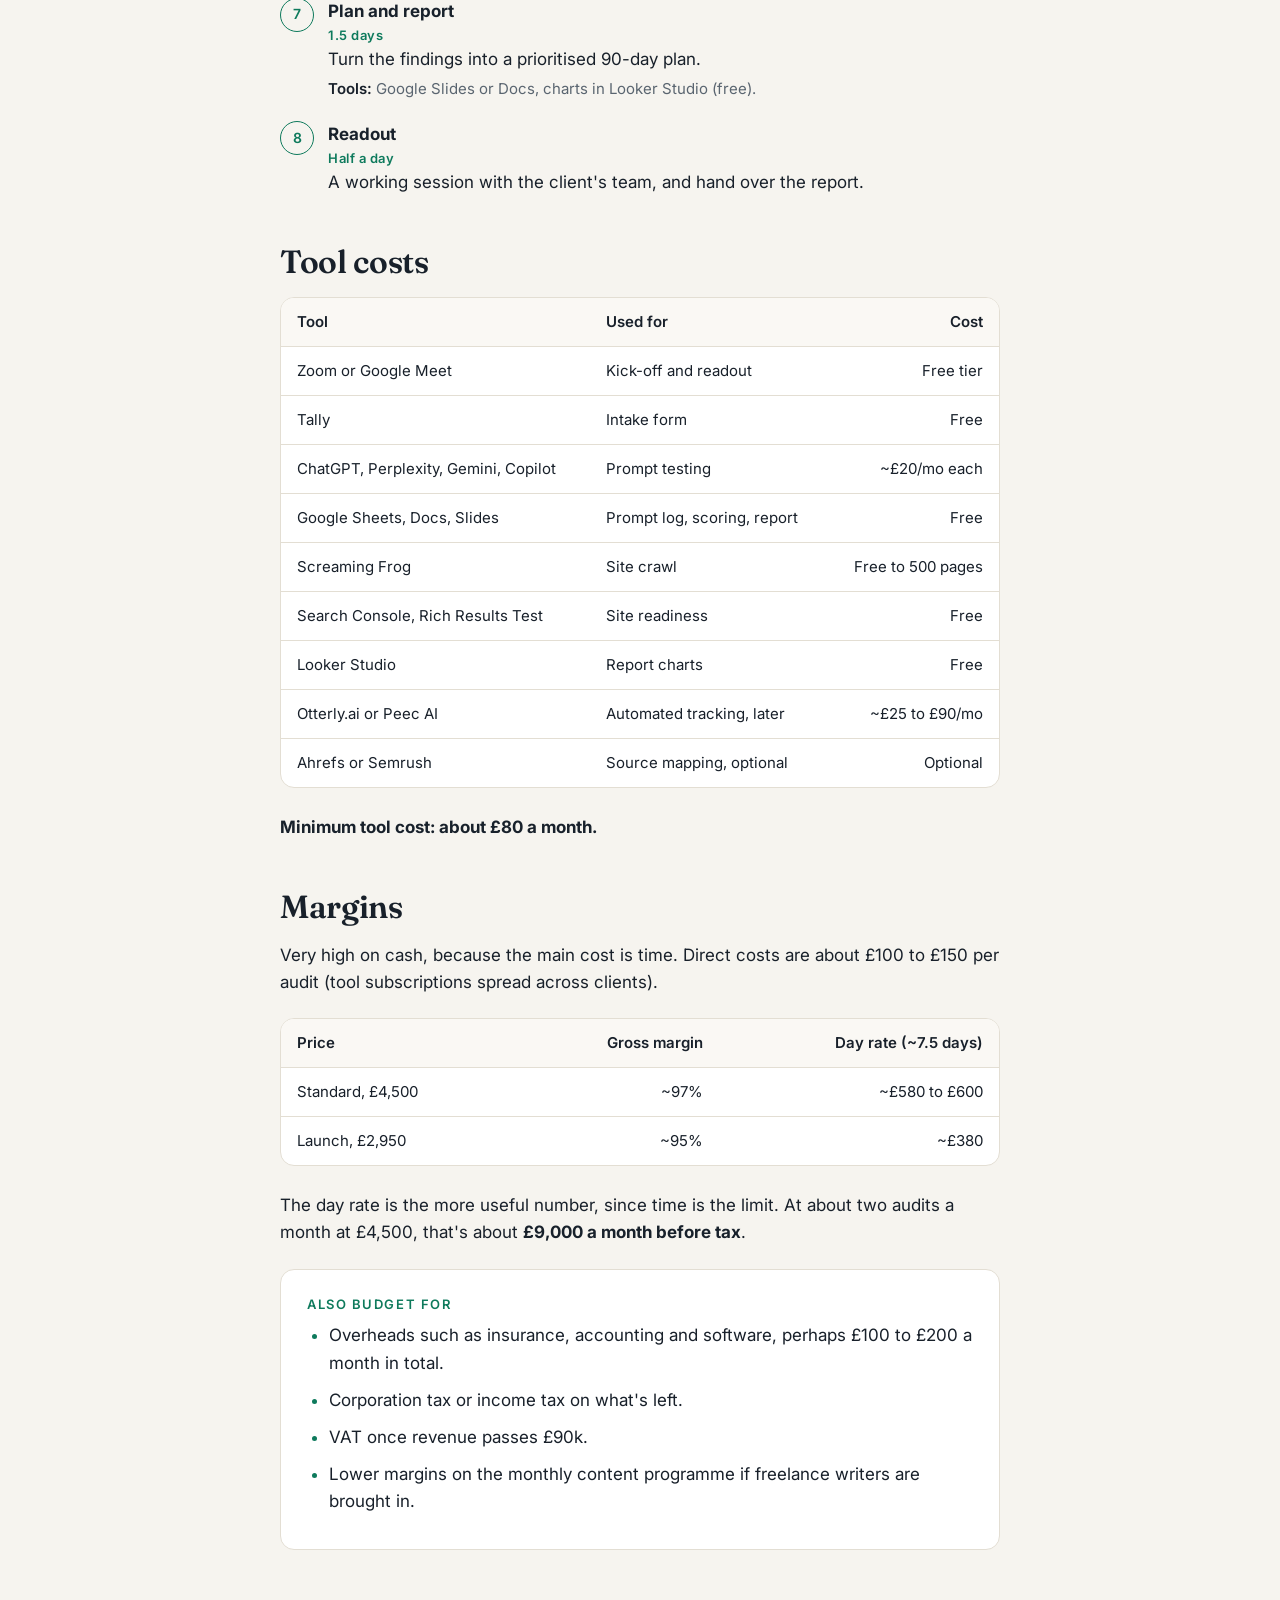
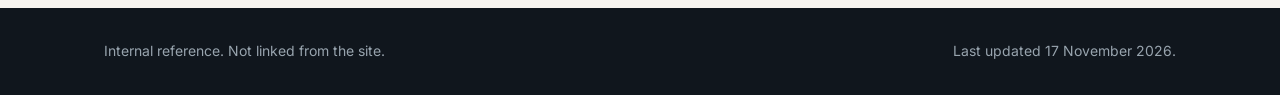
<file: workflow/index.html>
<!doctype html>
<html lang="en-GB">
<head>
<meta charset="utf-8">
<meta name="viewport" content="width=device-width, initial-scale=1">
<title>Audit workflow (internal) | Citekind</title>
<meta name="robots" content="noindex, nofollow, noarchive">
<meta name="googlebot" content="noindex, nofollow, noarchive">
<meta name="referrer" content="no-referrer">
<link rel="preconnect" href="https://fonts.googleapis.com">
<link rel="preconnect" href="https://fonts.gstatic.com" crossorigin>
<link href="https://fonts.googleapis.com/css2?family=Fraunces:opsz,wght@9..144,500;9..144,600&family=Inter:wght@400;500;600&display=swap" rel="stylesheet">
<link rel="icon" href="data:image/svg+xml,%3Csvg xmlns='http://www.w3.org/2000/svg' viewBox='0 0 32 32'%3E%3Crect width='32' height='32' rx='7' fill='%2318212b'/%3E%3Cpath d='M9 10h5v5H9zM18 17h5v5h-5z' fill='%2337d6a6'/%3E%3C/svg%3E">
<link rel="stylesheet" href="/blog/blog.css">
<style>
.internal{display:inline-block;font-size:12px;font-weight:600;letter-spacing:.08em;text-transform:uppercase;background:var(--warm);color:var(--ink);padding:4px 10px;border-radius:999px;margin-bottom:18px}
.toc{display:flex;flex-wrap:wrap;gap:10px;margin-top:28px}
.toc a{font-size:14px;text-decoration:none;color:#e2e8ec;border:1px solid rgba(255,255,255,.18);border-radius:999px;padding:6px 14px}
.toc a:hover{border-color:var(--accent);color:var(--accent)}
.prose h2{scroll-margin-top:88px}
.tiers{display:grid;grid-template-columns:repeat(3,1fr);gap:14px;margin:0 0 26px}
.tier{background:var(--card);border:1px solid var(--line);border-radius:var(--radius);padding:20px}
.tier .eyebrow{margin-bottom:6px}
.tier b{display:block;font-family:Fraunces,Georgia,serif;font-size:30px;color:var(--ink);line-height:1.1;margin-bottom:6px}
.tier span{font-size:14px;color:var(--muted)}
.tier.main{border-color:var(--accent);box-shadow:0 0 0 1px var(--accent) inset}
@media(max-width:640px){.tiers{grid-template-columns:1fr}}
.flow{list-style:none;padding:0!important;counter-reset:s}
.flow li{counter-increment:s;position:relative;padding:0 0 0 48px;margin-bottom:20px}
.flow li::before{content:counter(s);position:absolute;left:0;top:0;width:32px;height:32px;border-radius:50%;border:1px solid var(--accent-ink);color:var(--accent-ink);display:grid;place-items:center;font-weight:600;font-size:14px}
.flow b{display:block;color:var(--ink)}
.flow .when{display:block;font-size:13px;font-weight:600;color:var(--accent-ink);letter-spacing:.04em}
.flow .tools{font-size:15px;color:var(--muted);margin-top:4px}
.flow .tools em{font-style:normal;font-weight:600;color:var(--text)}
td.num,th.num{text-align:right;white-space:nowrap}
</style>
</head>
<body>

<header>
  <nav class="wrap nav" aria-label="Main">
    <a class="logo" href="/" aria-label="Citekind home">
      <svg viewBox="0 0 32 32" aria-hidden="true"><rect width="32" height="32" rx="7" fill="#232e3a"/><path d="M8 9h6v6H8zM18 17h6v6h-6z" fill="#37d6a6"/></svg>
      Citekind
    </a>
  </nav>
</header>

<section class="page-hero">
  <div class="wrap">
    <span class="internal">Internal reference, not linked</span>
    <h1>AI Visibility Audit: pricing, workflow and margins</h1>
    <p class="lead">How the two-week audit is priced, what the fee covers, how each audit gets run and with which tools, and what it earns.</p>
    <nav class="toc" aria-label="On this page">
      <a href="#pricing">Pricing</a>
      <a href="#covers">What the fee covers</a>
      <a href="#workflow">How to run it</a>
      <a href="#tools">Tool costs</a>
      <a href="#margins">Margins</a>
    </nav>
  </div>
</section>

<article class="wrap">
<div class="prose">

<h2 id="pricing">Pricing</h2>
<p>The public site doesn't name a price. It says the audit is a fixed fee agreed after a scoping call. The working range for a two-week audit for UK B2B tech firms, with a competitor benchmark and a 90-day roadmap, is <strong>£3,500 to £5,000</strong>. That's in line with what UK specialist consultancies charge for this kind of diagnostic.</p>

<div class="tiers">
  <div class="tier">
    <p class="eyebrow">Launch offer</p>
    <b>£2,950</b>
    <span>For the first few clients, to win case studies.</span>
  </div>
  <div class="tier main">
    <p class="eyebrow">Standard</p>
    <b>£4,500</b>
    <span>The normal fee once case studies exist.</span>
  </div>
  <div class="tier">
    <p class="eyebrow">Larger scopes</p>
    <b>+ extra</b>
    <span>For more markets or more competitors.</span>
  </div>
</div>

<h2 id="covers">What the fee covers</h2>
<p>In the order it happens over the two weeks, matching what the site promises.</p>
<ol class="flow">
  <li><b>Kick-off call</b><span class="when">Day 1</span>Agree the category, up to five competitors, and the 30 to 50 buyer questions that matter.</li>
  <li><b>Prompt testing</b><span class="when">Days 2 to 5</span>Run those questions across ChatGPT, Perplexity, Gemini, Copilot and Google AI Overviews. Log every answer and cited source.</li>
  <li><b>Benchmark and share of voice</b>Score how often the client is named, how prominently, and against which competitors.</li>
  <li><b>Accuracy and positioning check</b>How AI describes the client, including wrong facts, the wrong category, and missing differentiators.</li>
  <li><b>Site readiness review</b>Whether the site's content, structure and technical setup are easy for AI to read and cite.</li>
  <li><b>Third-party source map</b>The reviews, media, analyst and directory sources AI trusts, and where the client is absent from them.</li>
  <li><b>90-day action plan</b>A prioritised list of quick wins and bigger moves, each with an owner and the effort involved.</li>
  <li><b>Readout session</b><span class="when">Week 2</span>A working session with the client's team, plus the written report.</li>
</ol>
<div class="callout">
  <p class="eyebrow">Not included</p>
  <p>Doing the fixes. That's the monthly programme.</p>
</div>

<h2 id="workflow">How to run each audit</h2>
<p>About 7 to 8 days of work spread across the two weeks.</p>
<ol class="flow">
  <li><b>Scoping</b><span class="when">Half a day</span>Kick-off call plus a short intake form. The output is a sheet with the client's category, competitors and 30 to 50 buyer prompts.
    <div class="tools"><em>Tools:</em> Zoom or Google Meet, Tally (free) for the intake form.</div></li>
  <li><b>Prompt testing</b><span class="when">2 to 3 days</span>Run each prompt in ChatGPT, Perplexity, Gemini, Copilot and Google search for AI Overviews. Use logged-out or clean sessions so results aren't skewed. Log each answer, the brands named and the sources cited.
    <div class="tools"><em>Tools:</em> Google Sheets. Paid AI plans cost about £20 a month each. Once there are a few clients, an AI visibility tracker such as Otterly.ai or Peec AI (roughly £25 to £90 a month to start) automates this.</div></li>
  <li><b>Scoring</b><span class="when">1 day</span>Calculate mention rate, position and share of voice for the client and each competitor.
    <div class="tools"><em>Tools:</em> the same Google Sheet.</div></li>
  <li><b>Accuracy review</b><span class="when">Half a day</span>Compare what AI says about the client with the facts and their positioning. Flag errors and gaps.</li>
  <li><b>Site readiness</b><span class="when">1 day</span>Crawl the site, check structured data, and manually check robots.txt for AI crawlers.
    <div class="tools"><em>Tools:</em> Screaming Frog (free up to 500 pages), Google Search Console (client access), Google's Rich Results Test.</div></li>
  <li><b>Source mapping</b><span class="when">1 day</span>Take the cited sources from prompt testing, then check G2, Capterra, analyst coverage, media and directories.
    <div class="tools"><em>Tools:</em> Ahrefs or Semrush help but are optional at first.</div></li>
  <li><b>Plan and report</b><span class="when">1.5 days</span>Turn the findings into a prioritised 90-day plan.
    <div class="tools"><em>Tools:</em> Google Slides or Docs, charts in Looker Studio (free).</div></li>
  <li><b>Readout</b><span class="when">Half a day</span>A working session with the client's team, and hand over the report.</li>
</ol>

<h2 id="tools">Tool costs</h2>
<div class="table-wrap">
<table>
  <thead><tr><th>Tool</th><th>Used for</th><th class="num">Cost</th></tr></thead>
  <tbody>
    <tr><td>Zoom or Google Meet</td><td>Kick-off and readout</td><td class="num">Free tier</td></tr>
    <tr><td>Tally</td><td>Intake form</td><td class="num">Free</td></tr>
    <tr><td>ChatGPT, Perplexity, Gemini, Copilot</td><td>Prompt testing</td><td class="num">~£20/mo each</td></tr>
    <tr><td>Google Sheets, Docs, Slides</td><td>Prompt log, scoring, report</td><td class="num">Free</td></tr>
    <tr><td>Screaming Frog</td><td>Site crawl</td><td class="num">Free to 500 pages</td></tr>
    <tr><td>Search Console, Rich Results Test</td><td>Site readiness</td><td class="num">Free</td></tr>
    <tr><td>Looker Studio</td><td>Report charts</td><td class="num">Free</td></tr>
    <tr><td>Otterly.ai or Peec AI</td><td>Automated tracking, later</td><td class="num">~£25 to £90/mo</td></tr>
    <tr><td>Ahrefs or Semrush</td><td>Source mapping, optional</td><td class="num">Optional</td></tr>
  </tbody>
</table>
</div>
<p><strong>Minimum tool cost: about £80 a month.</strong></p>

<h2 id="margins">Margins</h2>
<p>Very high on cash, because the main cost is time. Direct costs are about £100 to £150 per audit (tool subscriptions spread across clients).</p>
<div class="table-wrap">
<table>
  <thead><tr><th>Price</th><th class="num">Gross margin</th><th class="num">Day rate (~7.5 days)</th></tr></thead>
  <tbody>
    <tr><td>Standard, £4,500</td><td class="num">~97%</td><td class="num">~£580 to £600</td></tr>
    <tr><td>Launch, £2,950</td><td class="num">~95%</td><td class="num">~£380</td></tr>
  </tbody>
</table>
</div>
<p>The day rate is the more useful number, since time is the limit. At about two audits a month at £4,500, that's about <strong>£9,000 a month before tax</strong>.</p>
<div class="callout">
  <p class="eyebrow">Also budget for</p>
  <ul>
    <li>Overheads such as insurance, accounting and software, perhaps £100 to £200 a month in total.</li>
    <li>Corporation tax or income tax on what's left.</li>
    <li>VAT once revenue passes £90k.</li>
    <li>Lower margins on the monthly content programme if freelance writers are brought in.</li>
  </ul>
</div>

</div>
</article>

<footer>
  <div class="wrap">
    <span>Internal reference. Not linked from the site.</span>
    <span>Last updated 17 November 2026.</span>
  </div>
</footer>

</body>
</html>
</file>
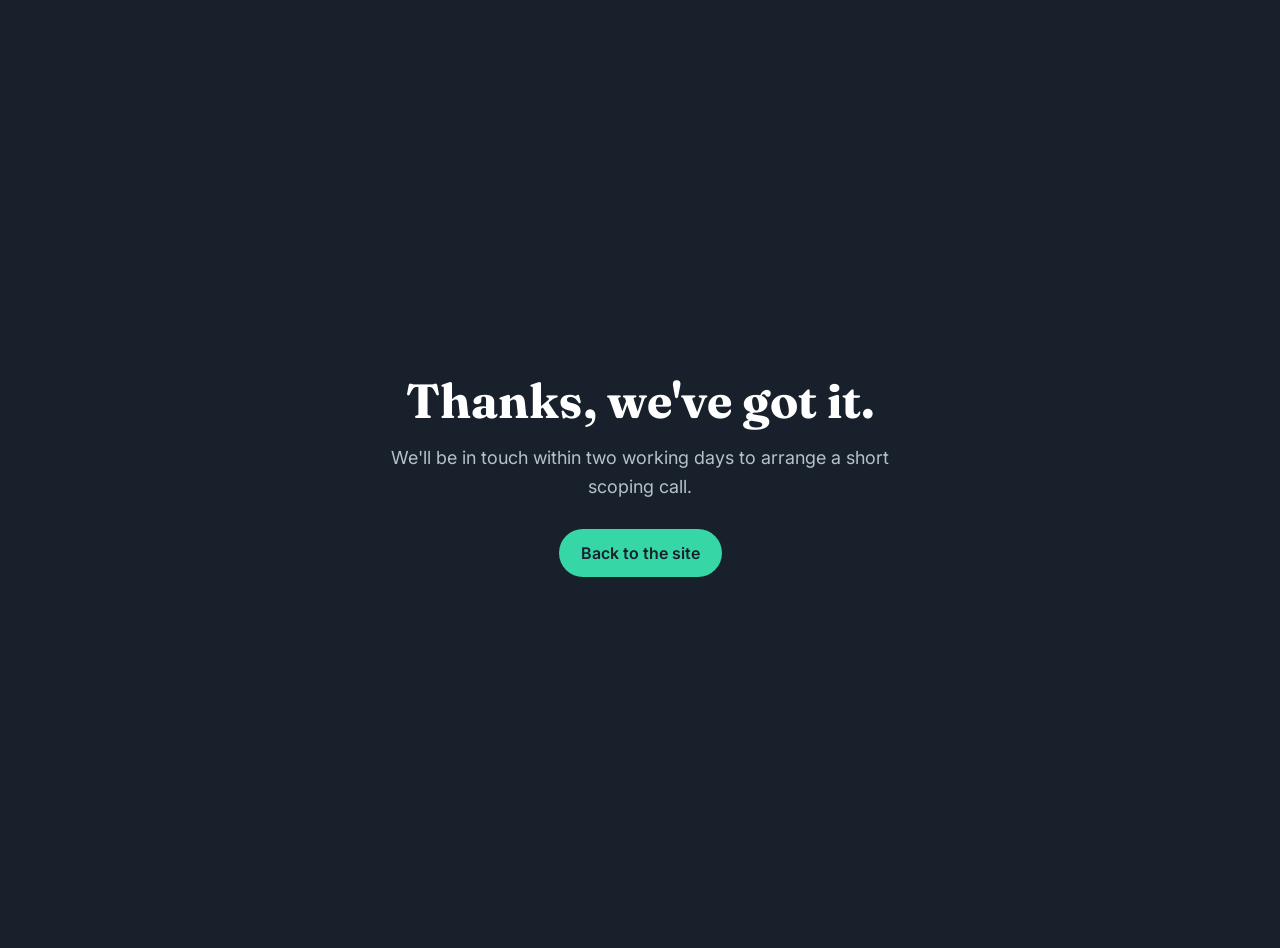
<file: thanks.html>
<!doctype html>
<html lang="en-GB">
<head>
<meta charset="utf-8">
<meta name="viewport" content="width=device-width, initial-scale=1">
<title>Thanks | Citekind</title>
<meta name="robots" content="noindex">
<link href="https://fonts.googleapis.com/css2?family=Fraunces:opsz,wght@9..144,600&family=Inter:wght@400;600&display=swap" rel="stylesheet">
<style>
body{margin:0;min-height:100vh;display:grid;place-items:center;background:#18212b;color:#fff;font-family:Inter,system-ui,sans-serif;padding:24px;text-align:center}
h1{font-family:Fraunces,Georgia,serif;font-size:clamp(32px,5vw,48px);margin:0 0 14px}
p{color:#b7c1c9;font-size:18px;max-width:520px;margin:0 auto 28px;line-height:1.6}
a{display:inline-block;background:#37d6a6;color:#18212b;padding:14px 22px;border-radius:999px;font-weight:600;text-decoration:none}
</style>
</head>
<body>
<div>
<h1>Thanks, we've got it.</h1>
<p>We'll be in touch within two working days to arrange a short scoping call.</p>
<a href="/">Back to the site</a>
</div>
</body>
</html>
</file>
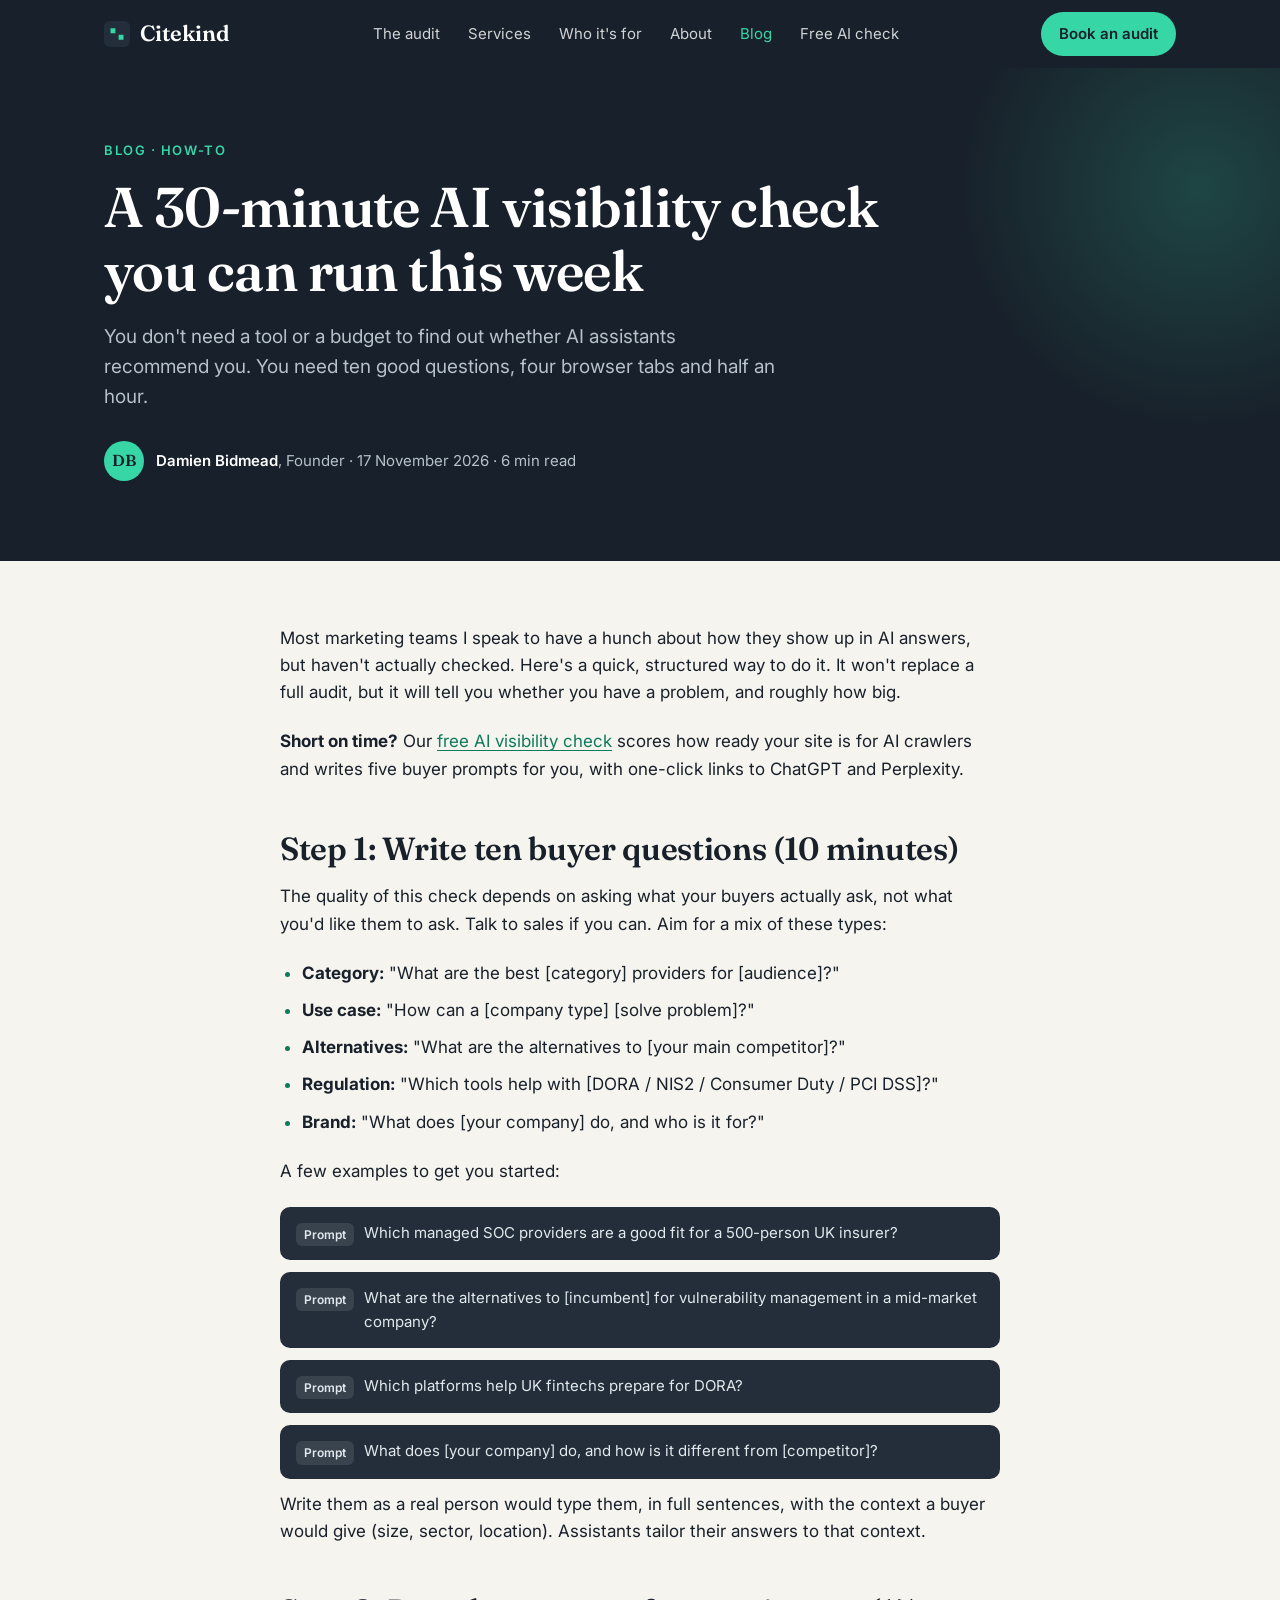
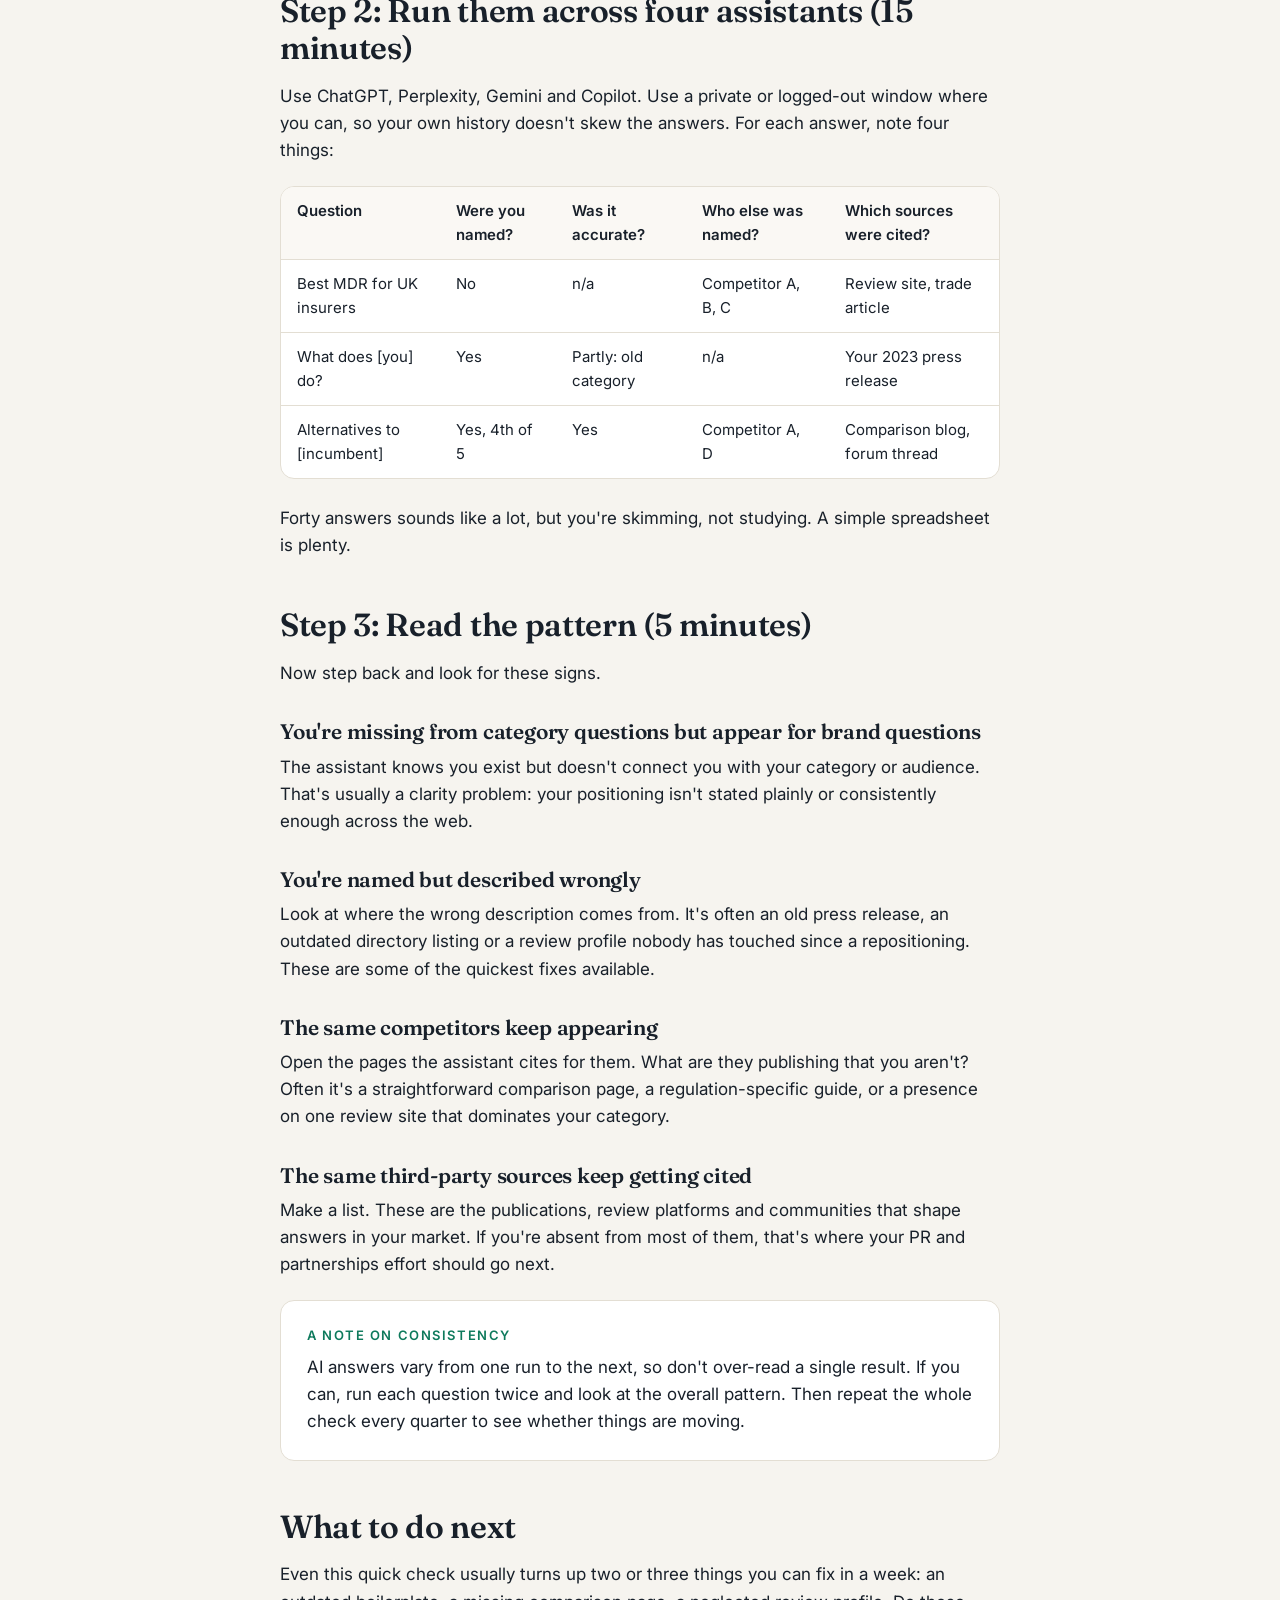
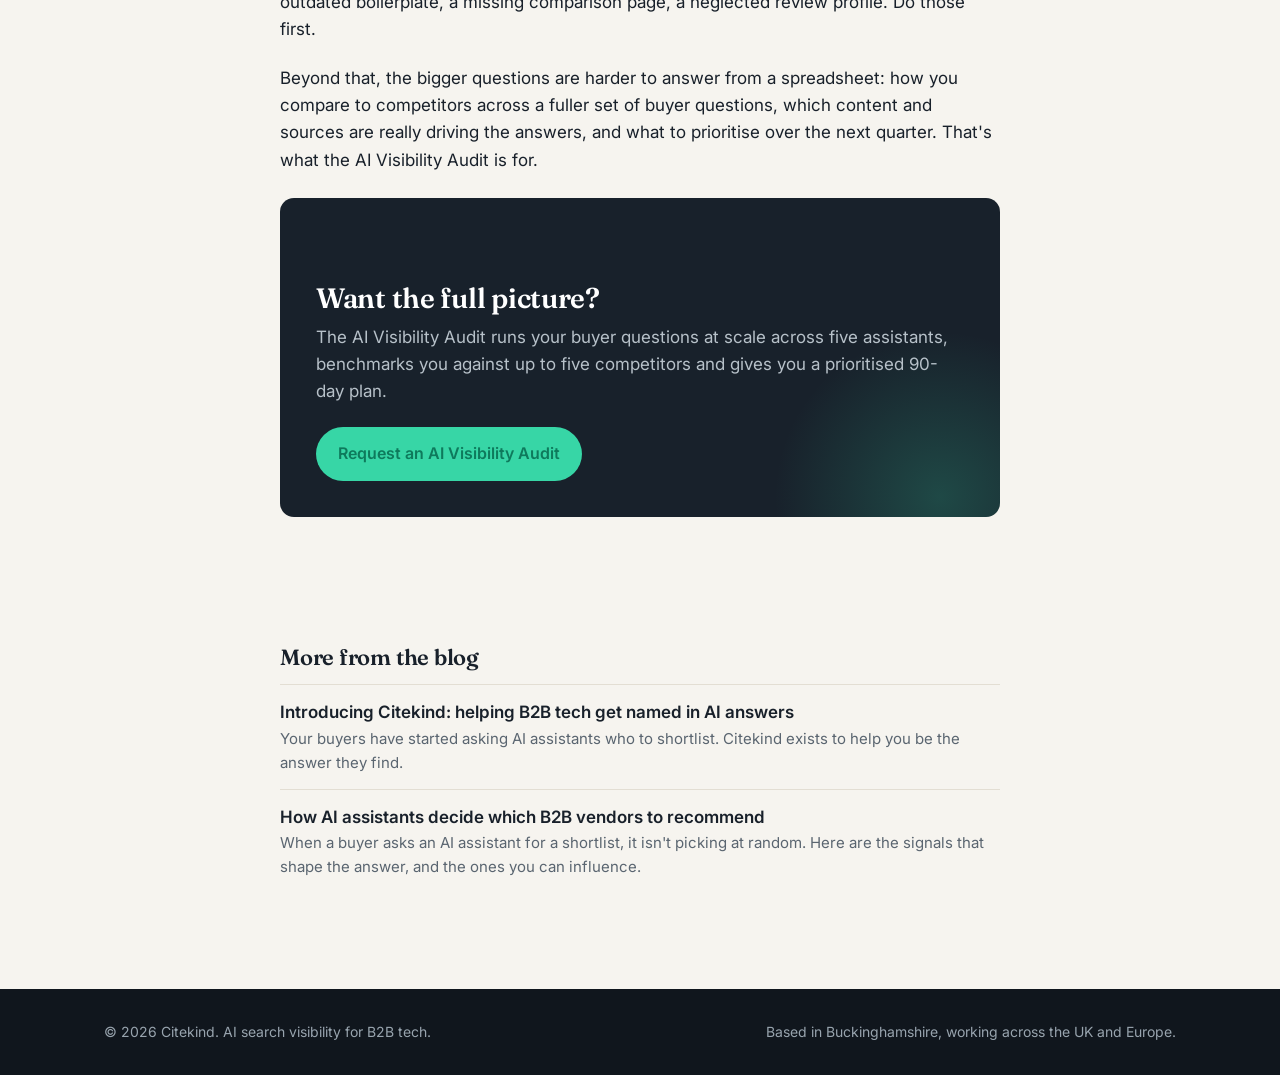
<file: blog/ai-visibility-self-check.html>
<!doctype html>
<html lang="en-GB">
<head>
<meta charset="utf-8">
<meta name="viewport" content="width=device-width, initial-scale=1">
<title>A 30-minute AI visibility check you can run this week | Citekind</title>
<meta name="description" content="A simple, repeatable way for cybersecurity and fintech marketing teams to test how ChatGPT, Perplexity, Gemini and Copilot answer their buyers&#x27; questions, and what to do with the results.">
<link rel="canonical" href="https://citekind.com/blog/ai-visibility-self-check.html">
<meta property="og:type" content="article">
<meta property="og:title" content="A 30-minute AI visibility check you can run this week">
<meta property="og:description" content="A simple, repeatable way for cybersecurity and fintech marketing teams to test how ChatGPT, Perplexity, Gemini and Copilot answer their buyers&#x27; questions, and what to do with the results.">
<meta property="og:url" content="https://citekind.com/blog/ai-visibility-self-check.html">
<link rel="preconnect" href="https://fonts.googleapis.com">
<link rel="preconnect" href="https://fonts.gstatic.com" crossorigin>
<link href="https://fonts.googleapis.com/css2?family=Fraunces:opsz,wght@9..144,500;9..144,600&family=Inter:wght@400;500;600&display=swap" rel="stylesheet">
<link rel="icon" href="data:image/svg+xml,%3Csvg xmlns='http://www.w3.org/2000/svg' viewBox='0 0 32 32'%3E%3Crect width='32' height='32' rx='7' fill='%2318212b'/%3E%3Cpath d='M9 10h5v5H9zM18 17h5v5h-5z' fill='%2337d6a6'/%3E%3C/svg%3E">
<link rel="stylesheet" href="blog.css">
<script type="application/ld+json">
{
 "@context": "https://schema.org",
 "@type": "BlogPosting",
 "headline": "A 30-minute AI visibility check you can run this week",
 "description": "A simple, repeatable way for cybersecurity and fintech marketing teams to test how ChatGPT, Perplexity, Gemini and Copilot answer their buyers' questions, and what to do with the results.",
 "datePublished": "2026-11-17",
 "author": {
  "@type": "Person",
  "name": "Damien Bidmead",
  "jobTitle": "Founder, Citekind"
 },
 "publisher": {
  "@type": "Organization",
  "name": "Citekind",
  "url": "https://citekind.com/"
 },
 "mainEntityOfPage": "https://citekind.com/blog/ai-visibility-self-check.html"
}
</script>
</head>
<body>

<header>
  <nav class="wrap nav" aria-label="Main">
    <a class="logo" href="../" aria-label="Citekind home">
      <svg viewBox="0 0 32 32" aria-hidden="true"><rect width="32" height="32" rx="7" fill="#232e3a"/><path d="M8 9h6v6H8zM18 17h6v6h-6z" fill="#37d6a6"/></svg>
      Citekind
    </a>
    <ul>
      <li><a href="../#audit">The audit</a></li>
      <li><a href="../#services">Services</a></li>
      <li><a href="../#sectors">Who it's for</a></li>
      <li><a href="../#about">About</a></li>
      <li><a href="index.html" aria-current="page">Blog</a></li>
      <li><a href="../check/">Free AI check</a></li>
    </ul>
    <a class="btn btn-primary" href="../#contact">Book an audit</a>
  </nav>
</header>

<main>
<section class="page-hero">
  <div class="wrap">
    <p class="eyebrow"><a href="index.html" style="text-decoration:none">Blog</a> · How-to</p>
    <h1>A 30-minute AI visibility check you can run this week</h1>
    <p class="lead">You don&#x27;t need a tool or a budget to find out whether AI assistants recommend you. You need ten good questions, four browser tabs and half an hour.</p>
    <div class="byline"><span class="mono" aria-hidden="true">DB</span><span><b>Damien Bidmead</b>, Founder · <time datetime="2026-11-17">17 November 2026</time> · 6 min read</span></div>
  </div>
</section>

<article class="wrap">
  <div class="prose">
<p>Most marketing teams I speak to have a hunch about how they show up in AI answers, but haven't actually checked. Here's a quick, structured way to do it. It won't replace a full audit, but it will tell you whether you have a problem, and roughly how big.</p>

<p><strong>Short on time?</strong> Our <a href="../check/">free AI visibility check</a> scores how ready your site is for AI crawlers and writes five buyer prompts for you, with one-click links to ChatGPT and Perplexity.</p>

<h2>Step 1: Write ten buyer questions (10 minutes)</h2>

<p>The quality of this check depends on asking what your buyers actually ask, not what you'd like them to ask. Talk to sales if you can. Aim for a mix of these types:</p>

<ul>
  <li><strong>Category:</strong> "What are the best [category] providers for [audience]?"</li>
  <li><strong>Use case:</strong> "How can a [company type] [solve problem]?"</li>
  <li><strong>Alternatives:</strong> "What are the alternatives to [your main competitor]?"</li>
  <li><strong>Regulation:</strong> "Which tools help with [DORA / NIS2 / Consumer Duty / PCI DSS]?"</li>
  <li><strong>Brand:</strong> "What does [your company] do, and who is it for?"</li>
</ul>

<p>A few examples to get you started:</p>

<div class="prompt"><b>Prompt</b> Which managed SOC providers are a good fit for a 500-person UK insurer?</div>
<div class="prompt"><b>Prompt</b> What are the alternatives to [incumbent] for vulnerability management in a mid-market company?</div>
<div class="prompt"><b>Prompt</b> Which platforms help UK fintechs prepare for DORA?</div>
<div class="prompt"><b>Prompt</b> What does [your company] do, and how is it different from [competitor]?</div>

<p>Write them as a real person would type them, in full sentences, with the context a buyer would give (size, sector, location). Assistants tailor their answers to that context.</p>

<h2>Step 2: Run them across four assistants (15 minutes)</h2>

<p>Use ChatGPT, Perplexity, Gemini and Copilot. Use a private or logged-out window where you can, so your own history doesn't skew the answers. For each answer, note four things:</p>

<div class="table-wrap">
<table>
  <thead><tr><th>Question</th><th>Were you named?</th><th>Was it accurate?</th><th>Who else was named?</th><th>Which sources were cited?</th></tr></thead>
  <tbody>
    <tr><td>Best MDR for UK insurers</td><td>No</td><td>n/a</td><td>Competitor A, B, C</td><td>Review site, trade article</td></tr>
    <tr><td>What does [you] do?</td><td>Yes</td><td>Partly: old category</td><td>n/a</td><td>Your 2023 press release</td></tr>
    <tr><td>Alternatives to [incumbent]</td><td>Yes, 4th of 5</td><td>Yes</td><td>Competitor A, D</td><td>Comparison blog, forum thread</td></tr>
  </tbody>
</table>
</div>

<p>Forty answers sounds like a lot, but you're skimming, not studying. A simple spreadsheet is plenty.</p>

<h2>Step 3: Read the pattern (5 minutes)</h2>

<p>Now step back and look for these signs.</p>

<h3>You're missing from category questions but appear for brand questions</h3>
<p>The assistant knows you exist but doesn't connect you with your category or audience. That's usually a clarity problem: your positioning isn't stated plainly or consistently enough across the web.</p>

<h3>You're named but described wrongly</h3>
<p>Look at where the wrong description comes from. It's often an old press release, an outdated directory listing or a review profile nobody has touched since a repositioning. These are some of the quickest fixes available.</p>

<h3>The same competitors keep appearing</h3>
<p>Open the pages the assistant cites for them. What are they publishing that you aren't? Often it's a straightforward comparison page, a regulation-specific guide, or a presence on one review site that dominates your category.</p>

<h3>The same third-party sources keep getting cited</h3>
<p>Make a list. These are the publications, review platforms and communities that shape answers in your market. If you're absent from most of them, that's where your PR and partnerships effort should go next.</p>

<div class="callout">
  <p class="eyebrow">A note on consistency</p>
  <p>AI answers vary from one run to the next, so don't over-read a single result. If you can, run each question twice and look at the overall pattern. Then repeat the whole check every quarter to see whether things are moving.</p>
</div>

<h2>What to do next</h2>

<p>Even this quick check usually turns up two or three things you can fix in a week: an outdated boilerplate, a missing comparison page, a neglected review profile. Do those first.</p>

<p>Beyond that, the bigger questions are harder to answer from a spreadsheet: how you compare to competitors across a fuller set of buyer questions, which content and sources are really driving the answers, and what to prioritise over the next quarter. That's what the AI Visibility Audit is for.</p>
<aside class="cta">
  <h2>Want the full picture?</h2>
  <p>The AI Visibility Audit runs your buyer questions at scale across five assistants, benchmarks you against up to five competitors and gives you a prioritised 90-day plan.</p>
  <a class="btn btn-primary" href="../#contact">Request an AI Visibility Audit</a>
</aside>
  </div>
</article>

<div class="wrap">
<nav class="more" aria-label="More posts"><h2>More from the blog</h2><a href="introducing-citekind.html">Introducing Citekind: helping B2B tech get named in AI answers<span>Your buyers have started asking AI assistants who to shortlist. Citekind exists to help you be the answer they find.</span></a><a href="how-ai-assistants-choose-vendors.html">How AI assistants decide which B2B vendors to recommend<span>When a buyer asks an AI assistant for a shortlist, it isn&#x27;t picking at random. Here are the signals that shape the answer, and the ones you can influence.</span></a></nav>
</div>
</main>

<footer>
  <div class="wrap">
    <span>© 2026 Citekind. AI search visibility for B2B tech.</span>
    <span>Based in Buckinghamshire, working across the UK and Europe.</span>
  </div>
</footer>

</body>
</html>
</file>
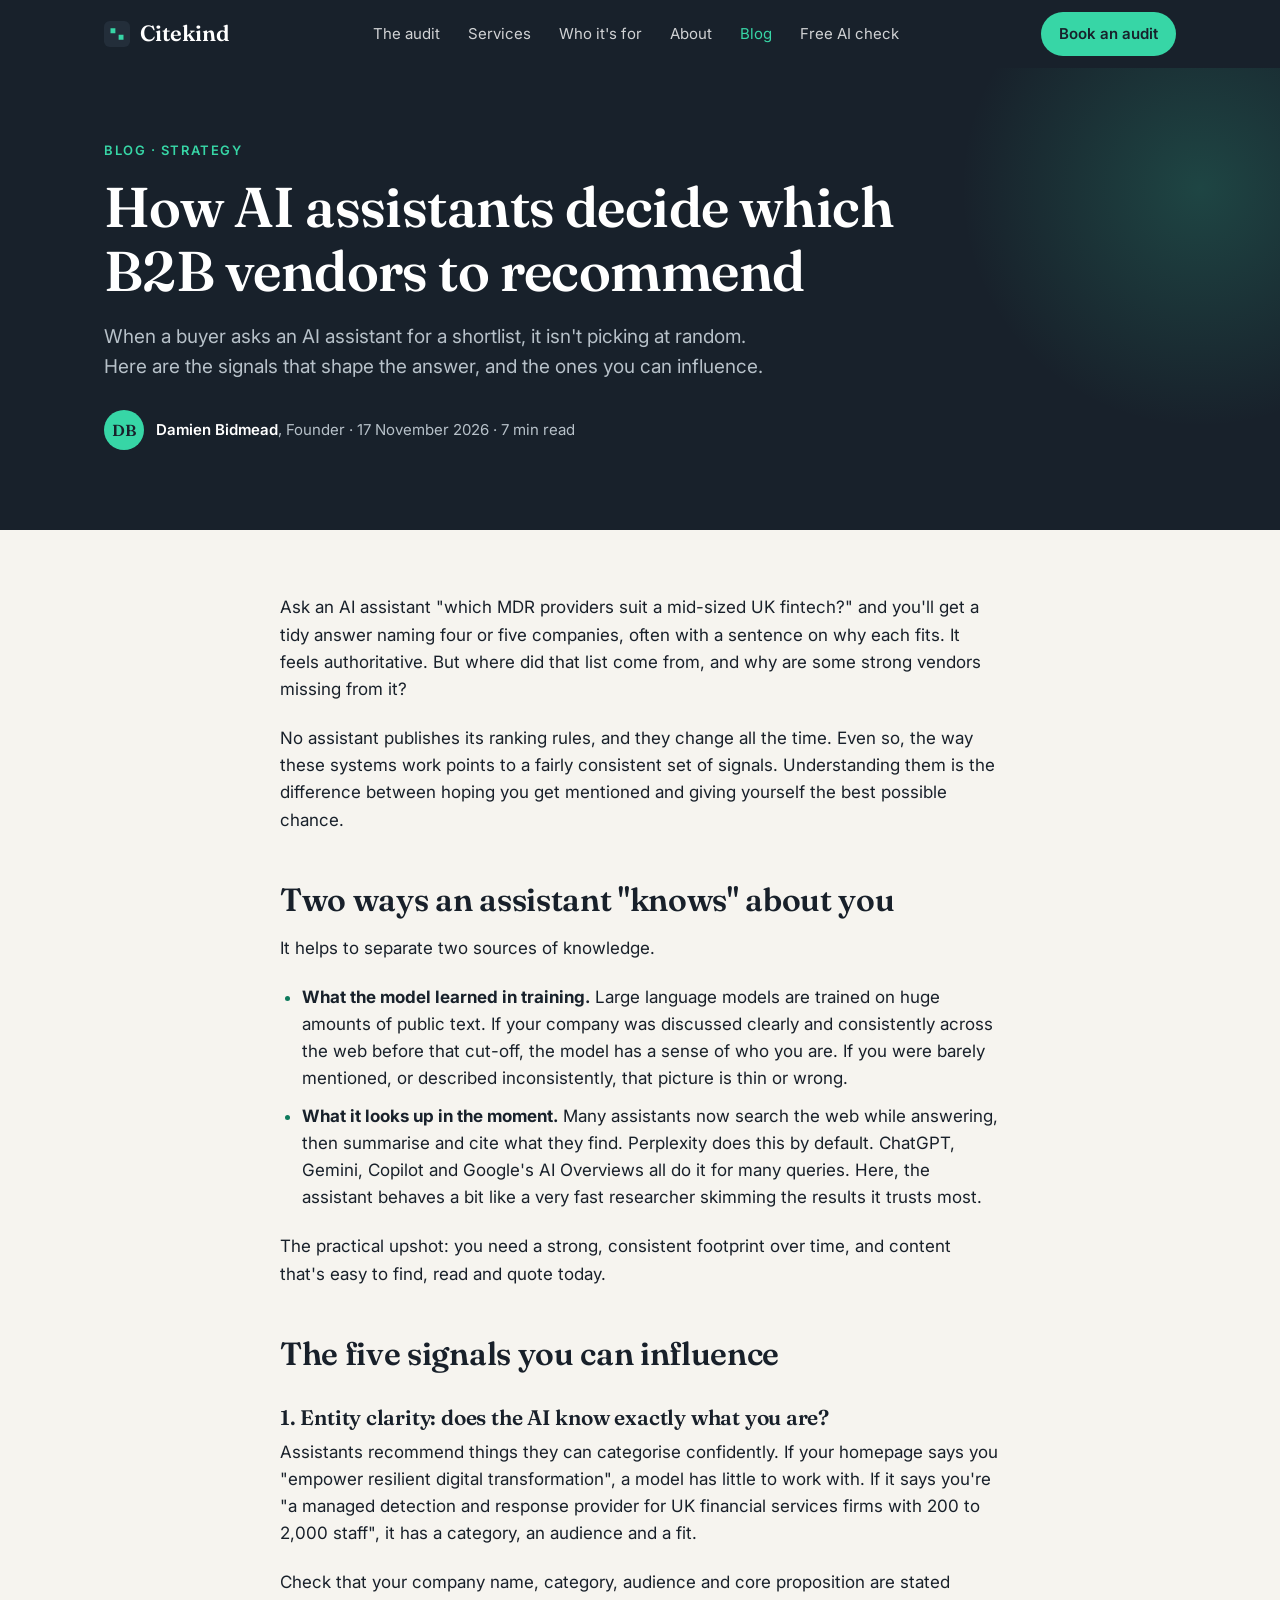
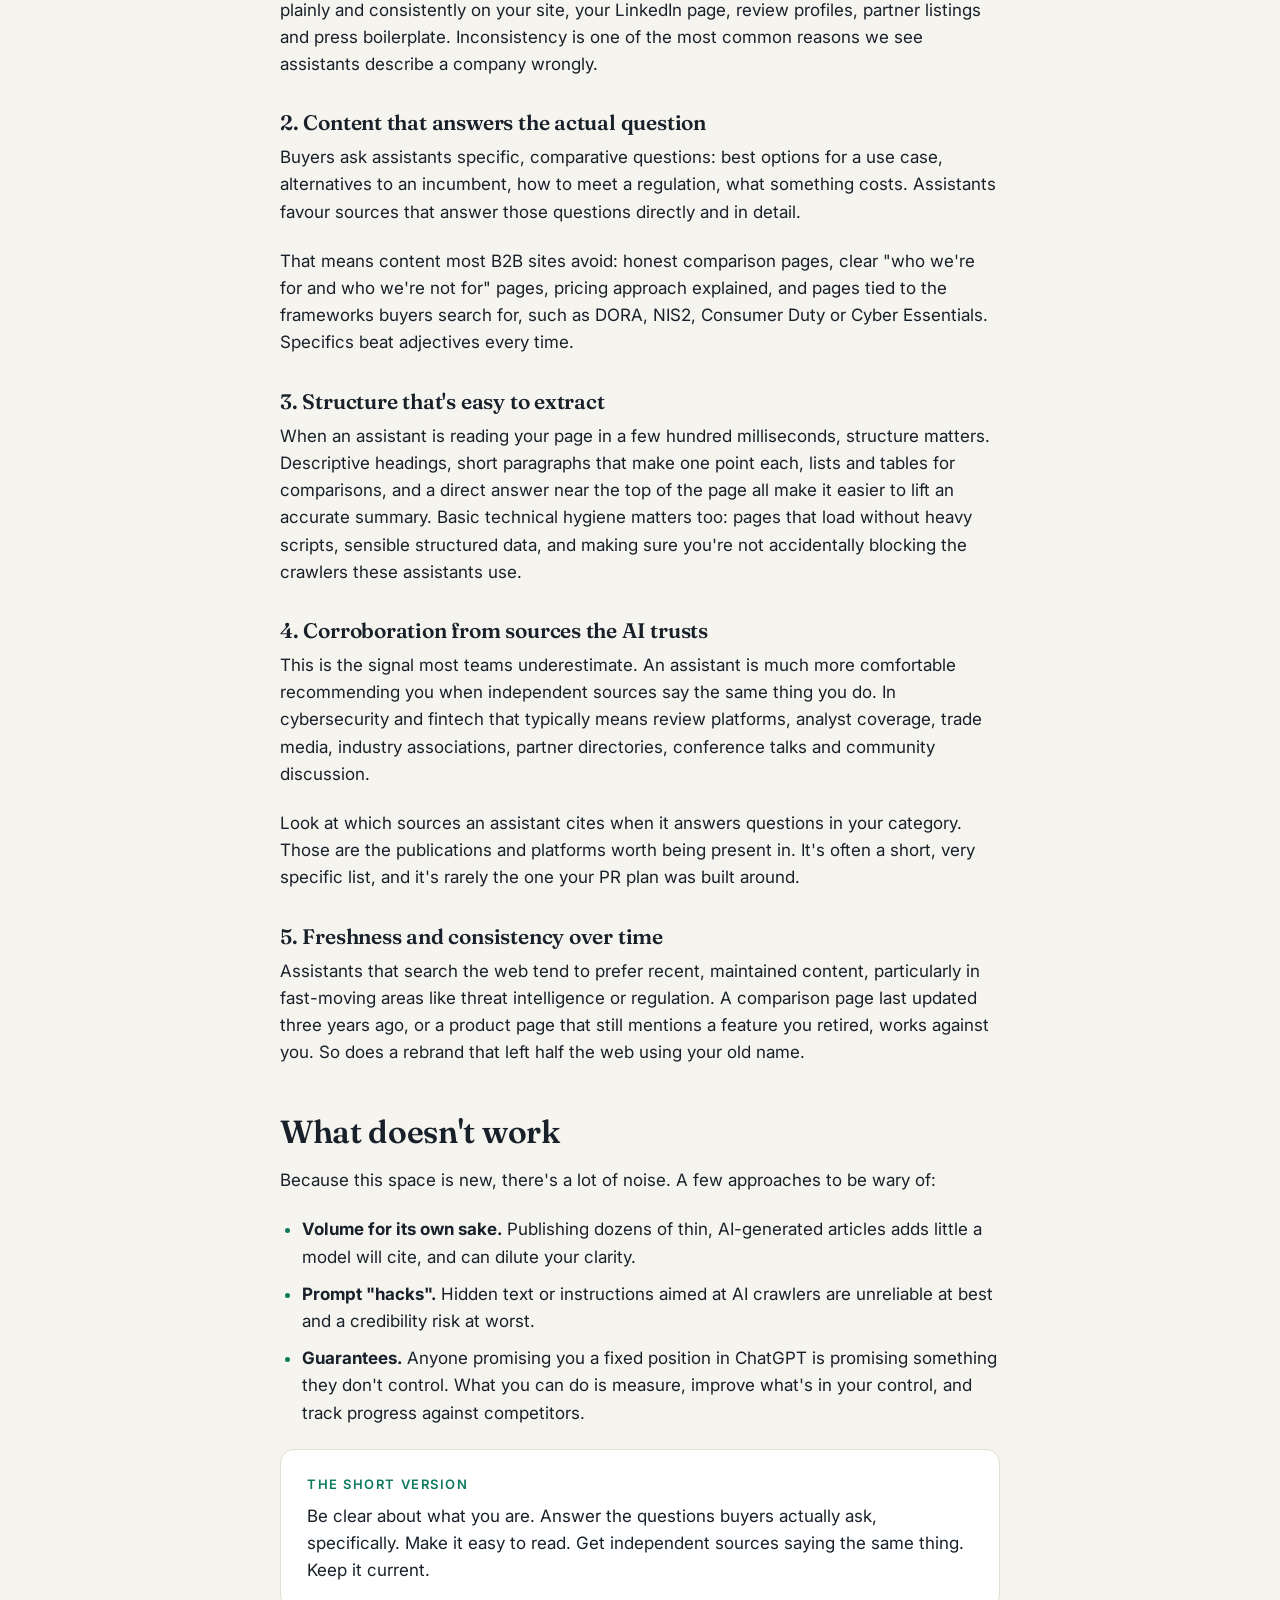
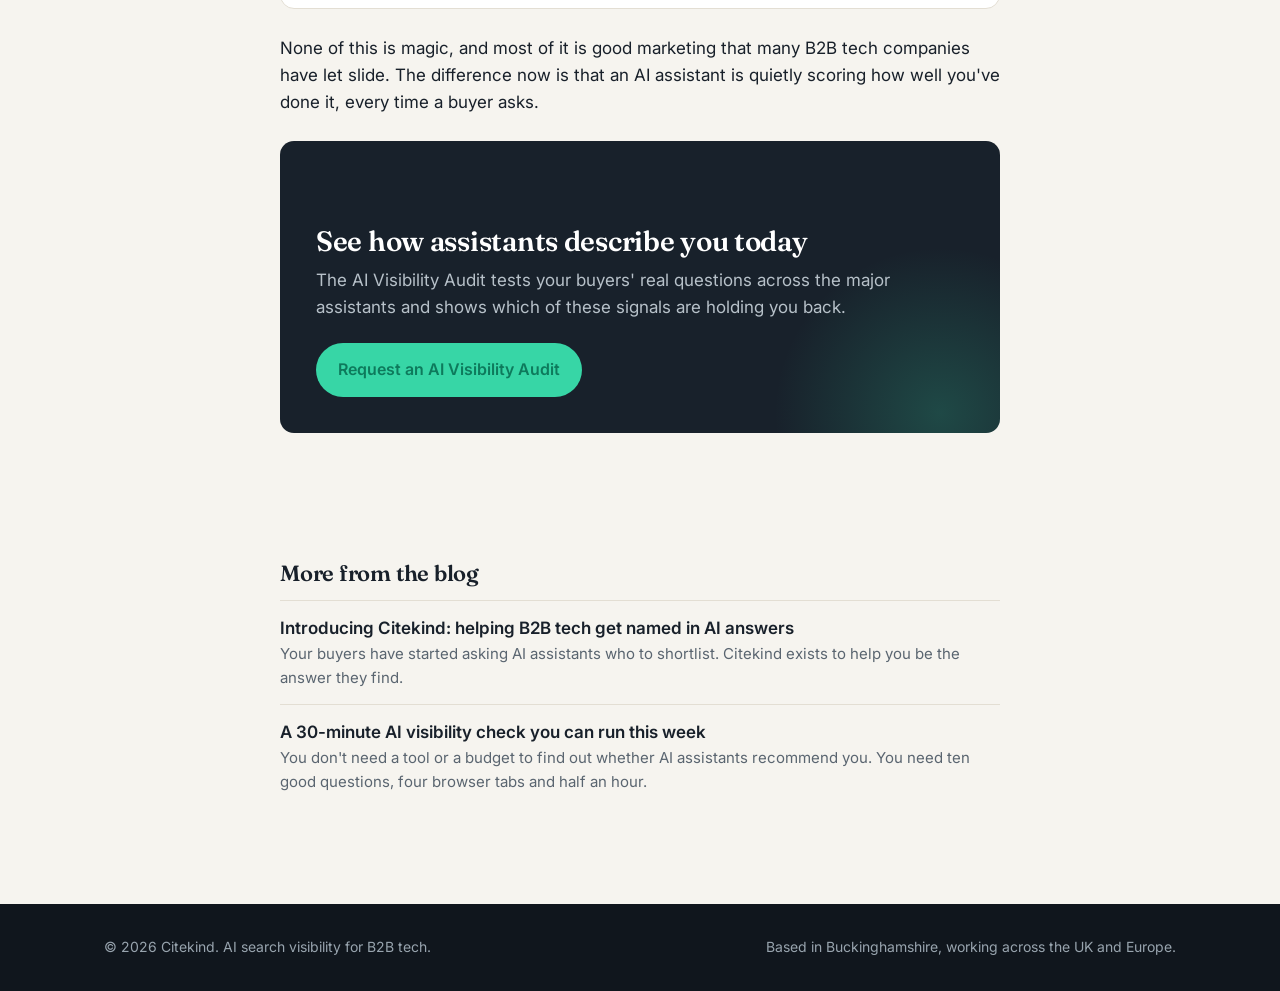
<file: blog/how-ai-assistants-choose-vendors.html>
<!doctype html>
<html lang="en-GB">
<head>
<meta charset="utf-8">
<meta name="viewport" content="width=device-width, initial-scale=1">
<title>How AI assistants decide which B2B vendors to recommend | Citekind</title>
<meta name="description" content="What makes ChatGPT, Perplexity, Gemini and Copilot name one cybersecurity or fintech vendor over another, and the five signals you can actually influence.">
<link rel="canonical" href="https://citekind.com/blog/how-ai-assistants-choose-vendors.html">
<meta property="og:type" content="article">
<meta property="og:title" content="How AI assistants decide which B2B vendors to recommend">
<meta property="og:description" content="What makes ChatGPT, Perplexity, Gemini and Copilot name one cybersecurity or fintech vendor over another, and the five signals you can actually influence.">
<meta property="og:url" content="https://citekind.com/blog/how-ai-assistants-choose-vendors.html">
<link rel="preconnect" href="https://fonts.googleapis.com">
<link rel="preconnect" href="https://fonts.gstatic.com" crossorigin>
<link href="https://fonts.googleapis.com/css2?family=Fraunces:opsz,wght@9..144,500;9..144,600&family=Inter:wght@400;500;600&display=swap" rel="stylesheet">
<link rel="icon" href="data:image/svg+xml,%3Csvg xmlns='http://www.w3.org/2000/svg' viewBox='0 0 32 32'%3E%3Crect width='32' height='32' rx='7' fill='%2318212b'/%3E%3Cpath d='M9 10h5v5H9zM18 17h5v5h-5z' fill='%2337d6a6'/%3E%3C/svg%3E">
<link rel="stylesheet" href="blog.css">
<script type="application/ld+json">
{
 "@context": "https://schema.org",
 "@type": "BlogPosting",
 "headline": "How AI assistants decide which B2B vendors to recommend",
 "description": "What makes ChatGPT, Perplexity, Gemini and Copilot name one cybersecurity or fintech vendor over another, and the five signals you can actually influence.",
 "datePublished": "2026-11-17",
 "author": {
  "@type": "Person",
  "name": "Damien Bidmead",
  "jobTitle": "Founder, Citekind"
 },
 "publisher": {
  "@type": "Organization",
  "name": "Citekind",
  "url": "https://citekind.com/"
 },
 "mainEntityOfPage": "https://citekind.com/blog/how-ai-assistants-choose-vendors.html"
}
</script>
</head>
<body>

<header>
  <nav class="wrap nav" aria-label="Main">
    <a class="logo" href="../" aria-label="Citekind home">
      <svg viewBox="0 0 32 32" aria-hidden="true"><rect width="32" height="32" rx="7" fill="#232e3a"/><path d="M8 9h6v6H8zM18 17h6v6h-6z" fill="#37d6a6"/></svg>
      Citekind
    </a>
    <ul>
      <li><a href="../#audit">The audit</a></li>
      <li><a href="../#services">Services</a></li>
      <li><a href="../#sectors">Who it's for</a></li>
      <li><a href="../#about">About</a></li>
      <li><a href="index.html" aria-current="page">Blog</a></li>
      <li><a href="../check/">Free AI check</a></li>
    </ul>
    <a class="btn btn-primary" href="../#contact">Book an audit</a>
  </nav>
</header>

<main>
<section class="page-hero">
  <div class="wrap">
    <p class="eyebrow"><a href="index.html" style="text-decoration:none">Blog</a> · Strategy</p>
    <h1>How AI assistants decide which B2B vendors to recommend</h1>
    <p class="lead">When a buyer asks an AI assistant for a shortlist, it isn&#x27;t picking at random. Here are the signals that shape the answer, and the ones you can influence.</p>
    <div class="byline"><span class="mono" aria-hidden="true">DB</span><span><b>Damien Bidmead</b>, Founder · <time datetime="2026-11-17">17 November 2026</time> · 7 min read</span></div>
  </div>
</section>

<article class="wrap">
  <div class="prose">
<p>Ask an AI assistant "which MDR providers suit a mid-sized UK fintech?" and you'll get a tidy answer naming four or five companies, often with a sentence on why each fits. It feels authoritative. But where did that list come from, and why are some strong vendors missing from it?</p>

<p>No assistant publishes its ranking rules, and they change all the time. Even so, the way these systems work points to a fairly consistent set of signals. Understanding them is the difference between hoping you get mentioned and giving yourself the best possible chance.</p>

<h2>Two ways an assistant "knows" about you</h2>

<p>It helps to separate two sources of knowledge.</p>

<ul>
  <li><strong>What the model learned in training.</strong> Large language models are trained on huge amounts of public text. If your company was discussed clearly and consistently across the web before that cut-off, the model has a sense of who you are. If you were barely mentioned, or described inconsistently, that picture is thin or wrong.</li>
  <li><strong>What it looks up in the moment.</strong> Many assistants now search the web while answering, then summarise and cite what they find. Perplexity does this by default. ChatGPT, Gemini, Copilot and Google's AI Overviews all do it for many queries. Here, the assistant behaves a bit like a very fast researcher skimming the results it trusts most.</li>
</ul>

<p>The practical upshot: you need a strong, consistent footprint over time, and content that's easy to find, read and quote today.</p>

<h2>The five signals you can influence</h2>

<h3>1. Entity clarity: does the AI know exactly what you are?</h3>
<p>Assistants recommend things they can categorise confidently. If your homepage says you "empower resilient digital transformation", a model has little to work with. If it says you're "a managed detection and response provider for UK financial services firms with 200 to 2,000 staff", it has a category, an audience and a fit.</p>
<p>Check that your company name, category, audience and core proposition are stated plainly and consistently on your site, your LinkedIn page, review profiles, partner listings and press boilerplate. Inconsistency is one of the most common reasons we see assistants describe a company wrongly.</p>

<h3>2. Content that answers the actual question</h3>
<p>Buyers ask assistants specific, comparative questions: best options for a use case, alternatives to an incumbent, how to meet a regulation, what something costs. Assistants favour sources that answer those questions directly and in detail.</p>
<p>That means content most B2B sites avoid: honest comparison pages, clear "who we're for and who we're not for" pages, pricing approach explained, and pages tied to the frameworks buyers search for, such as DORA, NIS2, Consumer Duty or Cyber Essentials. Specifics beat adjectives every time.</p>

<h3>3. Structure that's easy to extract</h3>
<p>When an assistant is reading your page in a few hundred milliseconds, structure matters. Descriptive headings, short paragraphs that make one point each, lists and tables for comparisons, and a direct answer near the top of the page all make it easier to lift an accurate summary. Basic technical hygiene matters too: pages that load without heavy scripts, sensible structured data, and making sure you're not accidentally blocking the crawlers these assistants use.</p>

<h3>4. Corroboration from sources the AI trusts</h3>
<p>This is the signal most teams underestimate. An assistant is much more comfortable recommending you when independent sources say the same thing you do. In cybersecurity and fintech that typically means review platforms, analyst coverage, trade media, industry associations, partner directories, conference talks and community discussion.</p>
<p>Look at which sources an assistant cites when it answers questions in your category. Those are the publications and platforms worth being present in. It's often a short, very specific list, and it's rarely the one your PR plan was built around.</p>

<h3>5. Freshness and consistency over time</h3>
<p>Assistants that search the web tend to prefer recent, maintained content, particularly in fast-moving areas like threat intelligence or regulation. A comparison page last updated three years ago, or a product page that still mentions a feature you retired, works against you. So does a rebrand that left half the web using your old name.</p>

<h2>What doesn't work</h2>

<p>Because this space is new, there's a lot of noise. A few approaches to be wary of:</p>
<ul>
  <li><strong>Volume for its own sake.</strong> Publishing dozens of thin, AI-generated articles adds little a model will cite, and can dilute your clarity.</li>
  <li><strong>Prompt "hacks".</strong> Hidden text or instructions aimed at AI crawlers are unreliable at best and a credibility risk at worst.</li>
  <li><strong>Guarantees.</strong> Anyone promising you a fixed position in ChatGPT is promising something they don't control. What you can do is measure, improve what's in your control, and track progress against competitors.</li>
</ul>

<div class="callout">
  <p class="eyebrow">The short version</p>
  <p>Be clear about what you are. Answer the questions buyers actually ask, specifically. Make it easy to read. Get independent sources saying the same thing. Keep it current.</p>
</div>

<p>None of this is magic, and most of it is good marketing that many B2B tech companies have let slide. The difference now is that an AI assistant is quietly scoring how well you've done it, every time a buyer asks.</p>
<aside class="cta">
  <h2>See how assistants describe you today</h2>
  <p>The AI Visibility Audit tests your buyers' real questions across the major assistants and shows which of these signals are holding you back.</p>
  <a class="btn btn-primary" href="../#contact">Request an AI Visibility Audit</a>
</aside>
  </div>
</article>

<div class="wrap">
<nav class="more" aria-label="More posts"><h2>More from the blog</h2><a href="introducing-citekind.html">Introducing Citekind: helping B2B tech get named in AI answers<span>Your buyers have started asking AI assistants who to shortlist. Citekind exists to help you be the answer they find.</span></a><a href="ai-visibility-self-check.html">A 30-minute AI visibility check you can run this week<span>You don&#x27;t need a tool or a budget to find out whether AI assistants recommend you. You need ten good questions, four browser tabs and half an hour.</span></a></nav>
</div>
</main>

<footer>
  <div class="wrap">
    <span>© 2026 Citekind. AI search visibility for B2B tech.</span>
    <span>Based in Buckinghamshire, working across the UK and Europe.</span>
  </div>
</footer>

</body>
</html>
</file>
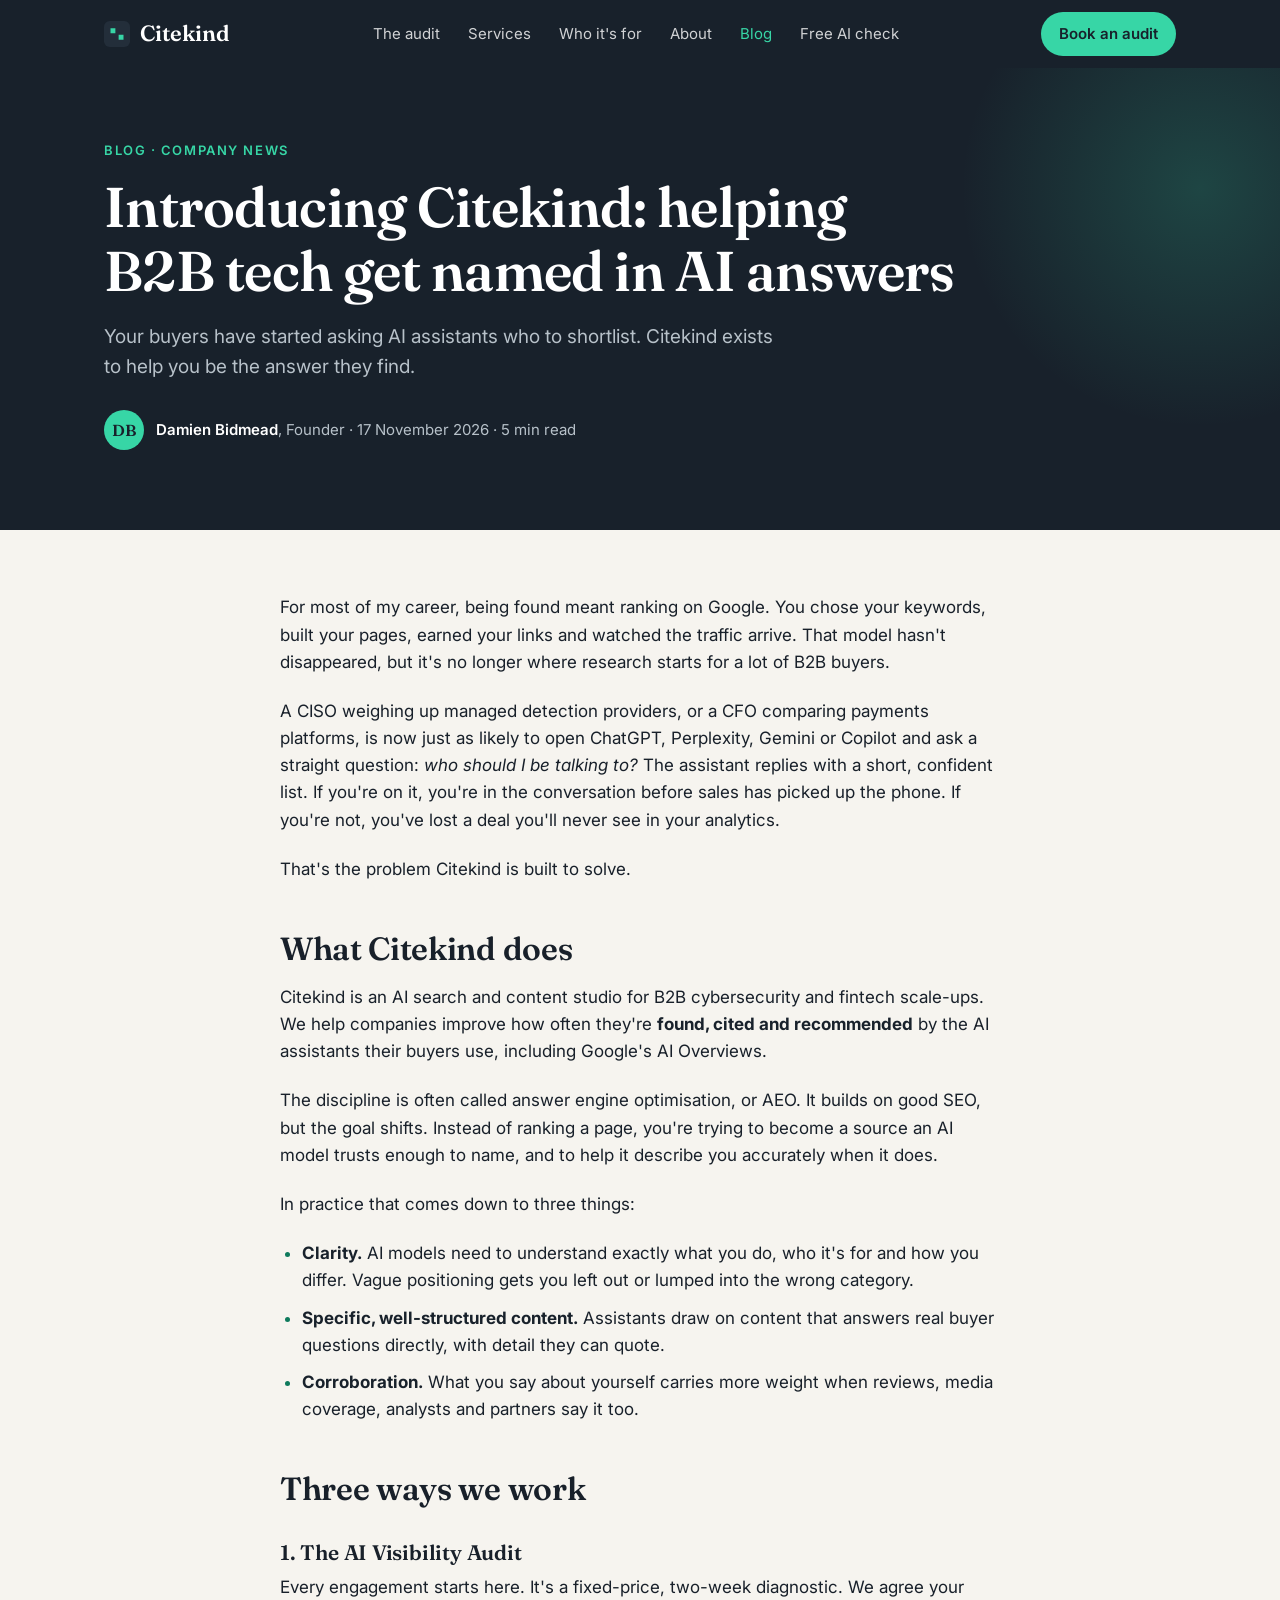
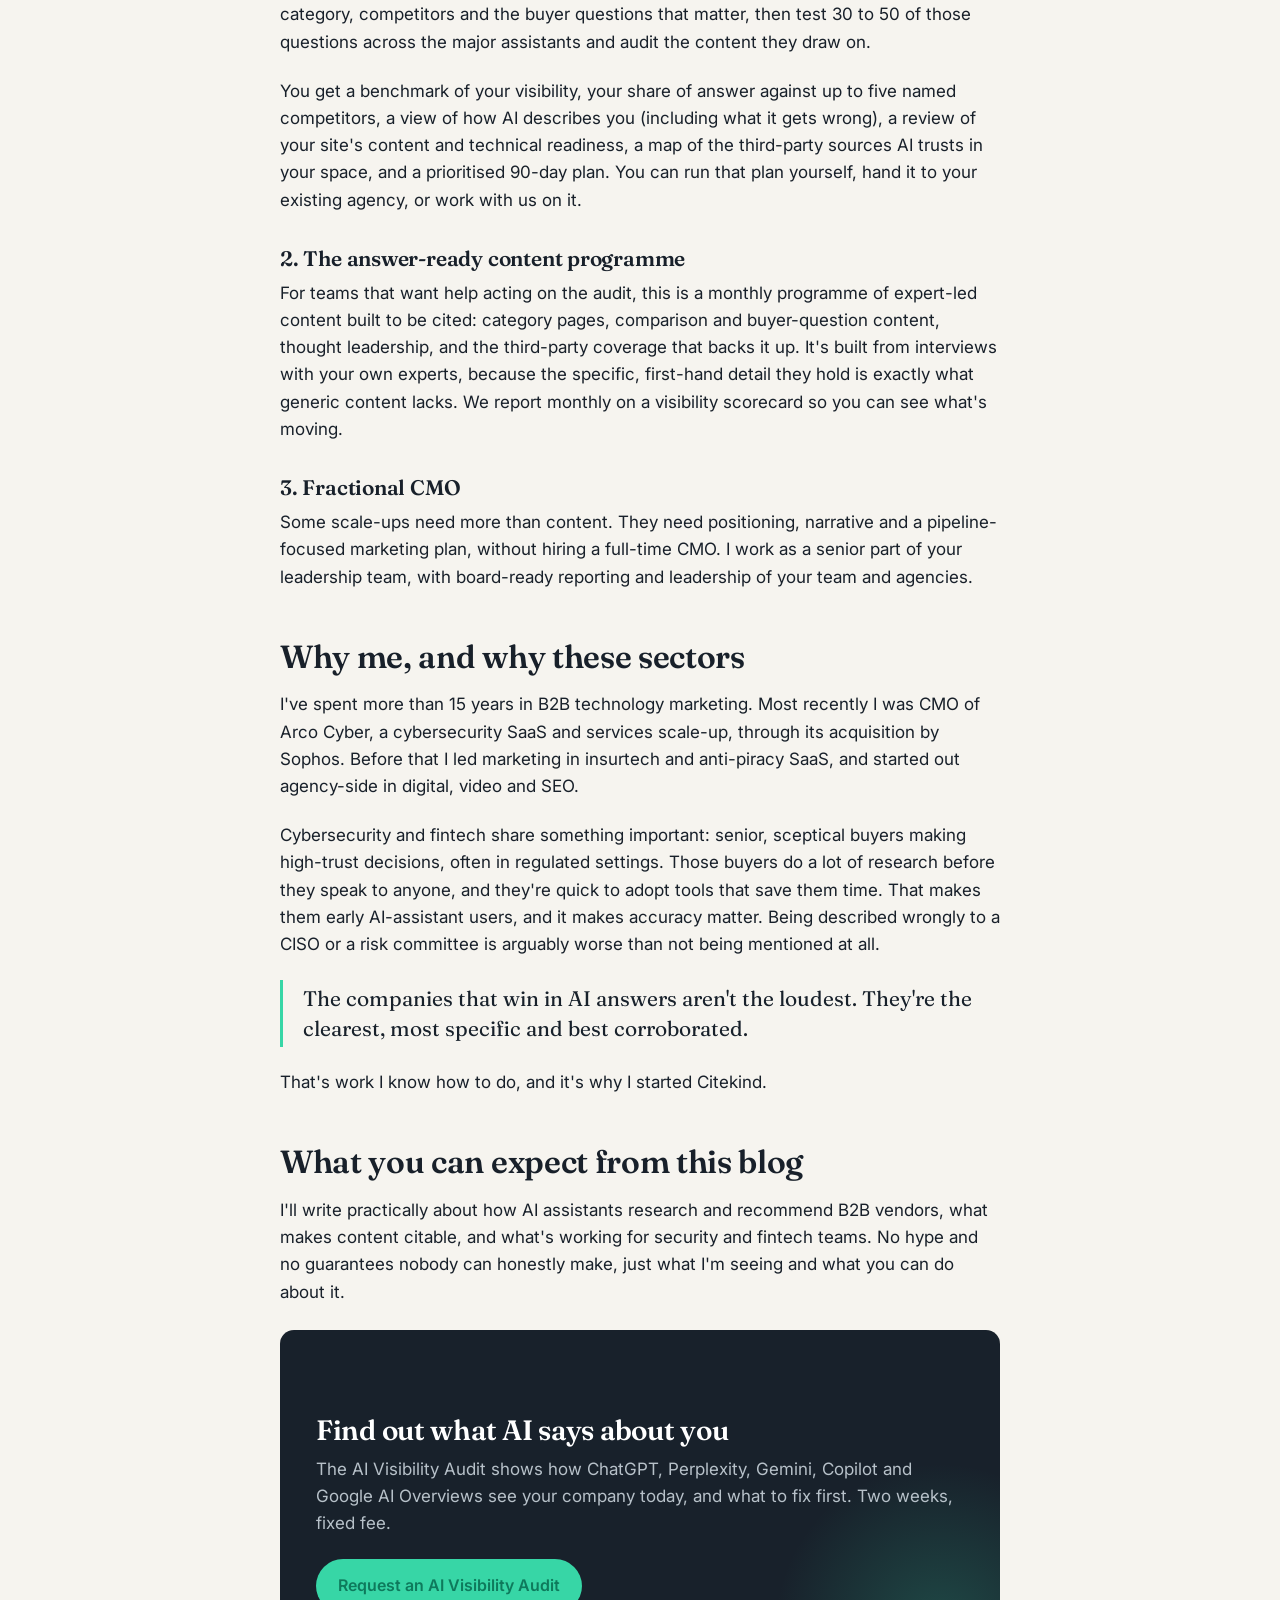
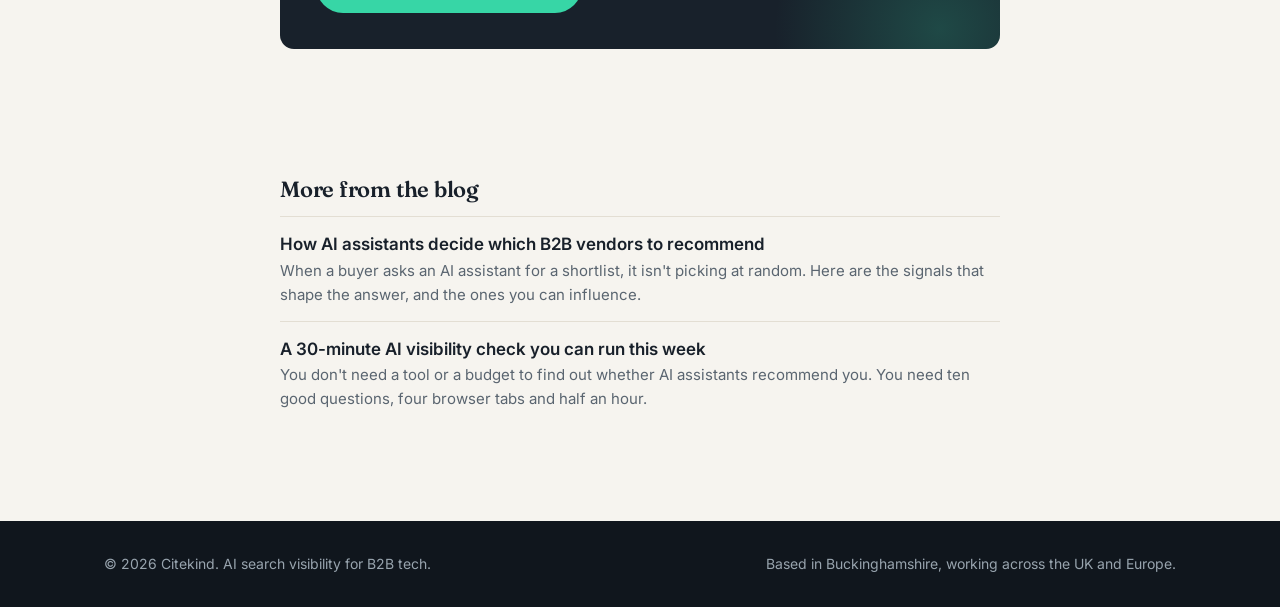
<file: blog/introducing-citekind.html>
<!doctype html>
<html lang="en-GB">
<head>
<meta charset="utf-8">
<meta name="viewport" content="width=device-width, initial-scale=1">
<title>Introducing Citekind: helping B2B tech get named in AI answers | Citekind</title>
<meta name="description" content="Why I started Citekind, what it does for cybersecurity and fintech scale-ups, and how the AI Visibility Audit, content programme and fractional CMO services fit together.">
<link rel="canonical" href="https://citekind.com/blog/introducing-citekind.html">
<meta property="og:type" content="article">
<meta property="og:title" content="Introducing Citekind: helping B2B tech get named in AI answers">
<meta property="og:description" content="Why I started Citekind, what it does for cybersecurity and fintech scale-ups, and how the AI Visibility Audit, content programme and fractional CMO services fit together.">
<meta property="og:url" content="https://citekind.com/blog/introducing-citekind.html">
<link rel="preconnect" href="https://fonts.googleapis.com">
<link rel="preconnect" href="https://fonts.gstatic.com" crossorigin>
<link href="https://fonts.googleapis.com/css2?family=Fraunces:opsz,wght@9..144,500;9..144,600&family=Inter:wght@400;500;600&display=swap" rel="stylesheet">
<link rel="icon" href="data:image/svg+xml,%3Csvg xmlns='http://www.w3.org/2000/svg' viewBox='0 0 32 32'%3E%3Crect width='32' height='32' rx='7' fill='%2318212b'/%3E%3Cpath d='M9 10h5v5H9zM18 17h5v5h-5z' fill='%2337d6a6'/%3E%3C/svg%3E">
<link rel="stylesheet" href="blog.css">
<script type="application/ld+json">
{
 "@context": "https://schema.org",
 "@type": "BlogPosting",
 "headline": "Introducing Citekind: helping B2B tech get named in AI answers",
 "description": "Why I started Citekind, what it does for cybersecurity and fintech scale-ups, and how the AI Visibility Audit, content programme and fractional CMO services fit together.",
 "datePublished": "2026-11-17",
 "author": {
  "@type": "Person",
  "name": "Damien Bidmead",
  "jobTitle": "Founder, Citekind"
 },
 "publisher": {
  "@type": "Organization",
  "name": "Citekind",
  "url": "https://citekind.com/"
 },
 "mainEntityOfPage": "https://citekind.com/blog/introducing-citekind.html"
}
</script>
</head>
<body>

<header>
  <nav class="wrap nav" aria-label="Main">
    <a class="logo" href="../" aria-label="Citekind home">
      <svg viewBox="0 0 32 32" aria-hidden="true"><rect width="32" height="32" rx="7" fill="#232e3a"/><path d="M8 9h6v6H8zM18 17h6v6h-6z" fill="#37d6a6"/></svg>
      Citekind
    </a>
    <ul>
      <li><a href="../#audit">The audit</a></li>
      <li><a href="../#services">Services</a></li>
      <li><a href="../#sectors">Who it's for</a></li>
      <li><a href="../#about">About</a></li>
      <li><a href="index.html" aria-current="page">Blog</a></li>
      <li><a href="../check/">Free AI check</a></li>
    </ul>
    <a class="btn btn-primary" href="../#contact">Book an audit</a>
  </nav>
</header>

<main>
<section class="page-hero">
  <div class="wrap">
    <p class="eyebrow"><a href="index.html" style="text-decoration:none">Blog</a> · Company news</p>
    <h1>Introducing Citekind: helping B2B tech get named in AI answers</h1>
    <p class="lead">Your buyers have started asking AI assistants who to shortlist. Citekind exists to help you be the answer they find.</p>
    <div class="byline"><span class="mono" aria-hidden="true">DB</span><span><b>Damien Bidmead</b>, Founder · <time datetime="2026-11-17">17 November 2026</time> · 5 min read</span></div>
  </div>
</section>

<article class="wrap">
  <div class="prose">
<p>For most of my career, being found meant ranking on Google. You chose your keywords, built your pages, earned your links and watched the traffic arrive. That model hasn't disappeared, but it's no longer where research starts for a lot of B2B buyers.</p>

<p>A CISO weighing up managed detection providers, or a CFO comparing payments platforms, is now just as likely to open ChatGPT, Perplexity, Gemini or Copilot and ask a straight question: <em>who should I be talking to?</em> The assistant replies with a short, confident list. If you're on it, you're in the conversation before sales has picked up the phone. If you're not, you've lost a deal you'll never see in your analytics.</p>

<p>That's the problem Citekind is built to solve.</p>

<h2>What Citekind does</h2>

<p>Citekind is an AI search and content studio for B2B cybersecurity and fintech scale-ups. We help companies improve how often they're <strong>found, cited and recommended</strong> by the AI assistants their buyers use, including Google's AI Overviews.</p>

<p>The discipline is often called answer engine optimisation, or AEO. It builds on good SEO, but the goal shifts. Instead of ranking a page, you're trying to become a source an AI model trusts enough to name, and to help it describe you accurately when it does.</p>

<p>In practice that comes down to three things:</p>
<ul>
  <li><strong>Clarity.</strong> AI models need to understand exactly what you do, who it's for and how you differ. Vague positioning gets you left out or lumped into the wrong category.</li>
  <li><strong>Specific, well-structured content.</strong> Assistants draw on content that answers real buyer questions directly, with detail they can quote.</li>
  <li><strong>Corroboration.</strong> What you say about yourself carries more weight when reviews, media coverage, analysts and partners say it too.</li>
</ul>

<h2>Three ways we work</h2>

<h3>1. The AI Visibility Audit</h3>
<p>Every engagement starts here. It's a fixed-price, two-week diagnostic. We agree your category, competitors and the buyer questions that matter, then test 30 to 50 of those questions across the major assistants and audit the content they draw on.</p>
<p>You get a benchmark of your visibility, your share of answer against up to five named competitors, a view of how AI describes you (including what it gets wrong), a review of your site's content and technical readiness, a map of the third-party sources AI trusts in your space, and a prioritised 90-day plan. You can run that plan yourself, hand it to your existing agency, or work with us on it.</p>

<h3>2. The answer-ready content programme</h3>
<p>For teams that want help acting on the audit, this is a monthly programme of expert-led content built to be cited: category pages, comparison and buyer-question content, thought leadership, and the third-party coverage that backs it up. It's built from interviews with your own experts, because the specific, first-hand detail they hold is exactly what generic content lacks. We report monthly on a visibility scorecard so you can see what's moving.</p>

<h3>3. Fractional CMO</h3>
<p>Some scale-ups need more than content. They need positioning, narrative and a pipeline-focused marketing plan, without hiring a full-time CMO. I work as a senior part of your leadership team, with board-ready reporting and leadership of your team and agencies.</p>

<h2>Why me, and why these sectors</h2>

<p>I've spent more than 15 years in B2B technology marketing. Most recently I was CMO of Arco Cyber, a cybersecurity SaaS and services scale-up, through its acquisition by Sophos. Before that I led marketing in insurtech and anti-piracy SaaS, and started out agency-side in digital, video and SEO.</p>

<p>Cybersecurity and fintech share something important: senior, sceptical buyers making high-trust decisions, often in regulated settings. Those buyers do a lot of research before they speak to anyone, and they're quick to adopt tools that save them time. That makes them early AI-assistant users, and it makes accuracy matter. Being described wrongly to a CISO or a risk committee is arguably worse than not being mentioned at all.</p>

<blockquote>The companies that win in AI answers aren't the loudest. They're the clearest, most specific and best corroborated.</blockquote>

<p>That's work I know how to do, and it's why I started Citekind.</p>

<h2>What you can expect from this blog</h2>
<p>I'll write practically about how AI assistants research and recommend B2B vendors, what makes content citable, and what's working for security and fintech teams. No hype and no guarantees nobody can honestly make, just what I'm seeing and what you can do about it.</p>
<aside class="cta">
  <h2>Find out what AI says about you</h2>
  <p>The AI Visibility Audit shows how ChatGPT, Perplexity, Gemini, Copilot and Google AI Overviews see your company today, and what to fix first. Two weeks, fixed fee.</p>
  <a class="btn btn-primary" href="../#contact">Request an AI Visibility Audit</a>
</aside>
  </div>
</article>

<div class="wrap">
<nav class="more" aria-label="More posts"><h2>More from the blog</h2><a href="how-ai-assistants-choose-vendors.html">How AI assistants decide which B2B vendors to recommend<span>When a buyer asks an AI assistant for a shortlist, it isn&#x27;t picking at random. Here are the signals that shape the answer, and the ones you can influence.</span></a><a href="ai-visibility-self-check.html">A 30-minute AI visibility check you can run this week<span>You don&#x27;t need a tool or a budget to find out whether AI assistants recommend you. You need ten good questions, four browser tabs and half an hour.</span></a></nav>
</div>
</main>

<footer>
  <div class="wrap">
    <span>© 2026 Citekind. AI search visibility for B2B tech.</span>
    <span>Based in Buckinghamshire, working across the UK and Europe.</span>
  </div>
</footer>

</body>
</html>
</file>
<file: blog/blog.css>
:root{
  --ink:#18212b; --ink-2:#232e3a; --paper:#f6f4ef; --card:#ffffff;
  --text:#18202a; --muted:#5a6570; --line:#e3ded3;
  --accent:#37d6a6; --accent-ink:#0e7a5c; --warm:#f2b84b;
  --radius:14px; --max:1120px; --read:720px;
}
*{box-sizing:border-box;margin:0;padding:0}
body{font-family:Inter,system-ui,sans-serif;color:var(--text);background:var(--paper);line-height:1.6;font-size:17px;-webkit-font-smoothing:antialiased}
a{color:inherit}
.wrap{max-width:var(--max);margin:0 auto;padding:0 24px}
h1,h2,h3{font-family:Fraunces,Georgia,serif;font-weight:600;line-height:1.15;letter-spacing:-.01em}
.eyebrow{font-size:13px;font-weight:600;letter-spacing:.12em;text-transform:uppercase;color:var(--accent-ink);margin-bottom:14px}
.btn{display:inline-block;padding:14px 22px;border-radius:999px;font-weight:600;text-decoration:none;font-size:16px;transition:transform .15s,background .15s}
.btn:hover{transform:translateY(-1px)}
.btn-primary{background:var(--accent);color:var(--ink)}
.btn-primary:hover{background:#5ee3bb}

/* nav (matches home page) */
header{background:var(--ink);color:#fff;position:sticky;top:0;z-index:10}
.nav{display:flex;align-items:center;justify-content:space-between;height:68px}
.logo{display:flex;align-items:center;gap:10px;font-family:Fraunces,serif;font-size:22px;font-weight:600;text-decoration:none}
.logo svg{width:26px;height:26px}
.nav ul{display:flex;gap:28px;list-style:none;font-size:15px}
.nav ul a{text-decoration:none;opacity:.8}
.nav ul a:hover,.nav ul a[aria-current]{opacity:1}
.nav ul a[aria-current]{color:var(--accent)}
.nav .btn{padding:10px 18px;font-size:15px}
@media(max-width:820px){.nav ul{display:none}}

/* page hero */
.page-hero{background:var(--ink);color:#fff;padding:72px 0 80px;position:relative;overflow:hidden}
.page-hero::after{content:"";position:absolute;right:-180px;top:-140px;width:520px;height:520px;border-radius:50%;background:radial-gradient(circle,rgba(55,214,166,.2),transparent 65%)}
.page-hero .wrap{position:relative;z-index:1}
.page-hero .eyebrow{color:var(--accent)}
.page-hero h1{font-size:clamp(34px,5vw,56px);max-width:860px;margin-bottom:18px}
.page-hero .lead{font-size:19px;color:#b7c1c9;max-width:680px}
.byline{display:flex;align-items:center;gap:12px;margin-top:28px;color:#b7c1c9;font-size:15px}
.byline .mono{width:40px;height:40px;border-radius:50%;background:var(--accent);color:var(--ink);display:grid;place-items:center;font-family:Fraunces,serif;font-weight:600;font-size:16px;flex-shrink:0}
.byline b{color:#fff;font-weight:600}

/* blog index */
.posts{padding:72px 0 96px}
.post-grid{display:grid;grid-template-columns:repeat(3,1fr);gap:20px}
.post-card{background:var(--card);border:1px solid var(--line);border-radius:var(--radius);padding:30px;display:flex;flex-direction:column;text-decoration:none;transition:transform .15s,box-shadow .15s}
.post-card:hover{transform:translateY(-2px);box-shadow:0 18px 40px rgba(24,33,43,.08)}
.post-card .tag{align-self:flex-start;font-size:12px;font-weight:600;letter-spacing:.06em;text-transform:uppercase;background:#eaf8f2;color:var(--accent-ink);padding:4px 10px;border-radius:999px;margin-bottom:16px}
.post-card h2{font-size:23px;margin-bottom:10px}
.post-card p{color:var(--muted);font-size:16px;margin-bottom:18px}
.post-card .meta{margin-top:auto;font-size:14px;color:var(--muted);border-top:1px solid var(--line);padding-top:14px}
.post-card .meta span{color:var(--accent-ink);font-weight:600}
@media(max-width:900px){.post-grid{grid-template-columns:1fr}}

/* article */
article.wrap{padding-top:64px;padding-bottom:32px}
.prose{max-width:var(--read);margin:0 auto}
.prose p,.prose ul,.prose ol{margin-bottom:22px}
.prose h2{font-size:clamp(26px,3.4vw,32px);margin:48px 0 16px}
.prose h3{font-size:21px;margin:32px 0 10px}
.prose ul,.prose ol{padding-left:22px}
.prose li{margin-bottom:10px}
.prose li::marker{color:var(--accent-ink)}
.prose a{color:var(--accent-ink);text-underline-offset:3px}
.prose strong{color:var(--ink)}
.prose blockquote{border-left:3px solid var(--accent);padding:4px 0 4px 20px;margin:0 0 22px;font-family:Fraunces,Georgia,serif;font-size:21px;line-height:1.4;color:var(--ink)}
.callout{background:var(--card);border:1px solid var(--line);border-radius:var(--radius);padding:24px 26px;margin:0 0 26px}
.callout .eyebrow{margin-bottom:8px}
.callout p:last-child,.callout ul:last-child{margin-bottom:0}
.prompt{background:var(--ink-2);color:#e2e8ec;border-radius:10px;padding:14px 16px;font-size:15px;margin:0 0 12px;display:flex;gap:10px;align-items:flex-start}
.prompt b{background:rgba(255,255,255,.1);border-radius:6px;padding:2px 8px;font-size:12px;font-weight:600;flex-shrink:0;margin-top:2px}
.table-wrap{overflow-x:auto;margin:0 0 26px;border:1px solid var(--line);border-radius:var(--radius);background:var(--card)}
table{border-collapse:collapse;width:100%;font-size:15px;min-width:520px}
th,td{text-align:left;padding:12px 16px;border-bottom:1px solid var(--line);vertical-align:top}
th{font-weight:600;background:#faf8f4}
tr:last-child td{border-bottom:0}

/* cta */
.cta{max-width:var(--read);margin:24px auto 96px;background:var(--ink);color:#fff;border-radius:var(--radius);padding:36px;position:relative;overflow:hidden}
.cta::after{content:"";position:absolute;right:-120px;bottom:-160px;width:360px;height:360px;border-radius:50%;background:radial-gradient(circle,rgba(55,214,166,.22),transparent 65%)}
.cta>*{position:relative;z-index:1}
.cta h2{font-size:28px;margin-bottom:10px}
.cta p{color:#b7c1c9;margin-bottom:22px}
.more{max-width:var(--read);margin:0 auto 96px;padding:0 0}
.more h2{font-size:22px;margin-bottom:14px}
.more a{display:block;padding:14px 0;border-top:1px solid var(--line);text-decoration:none;font-weight:600}
.more a:hover{color:var(--accent-ink)}
.more a span{display:block;font-weight:400;color:var(--muted);font-size:15px}

footer{background:#10161d;color:#98a4ae;font-size:14px;padding:32px 0}
footer .wrap{display:flex;justify-content:space-between;gap:16px;flex-wrap:wrap}
</file>
